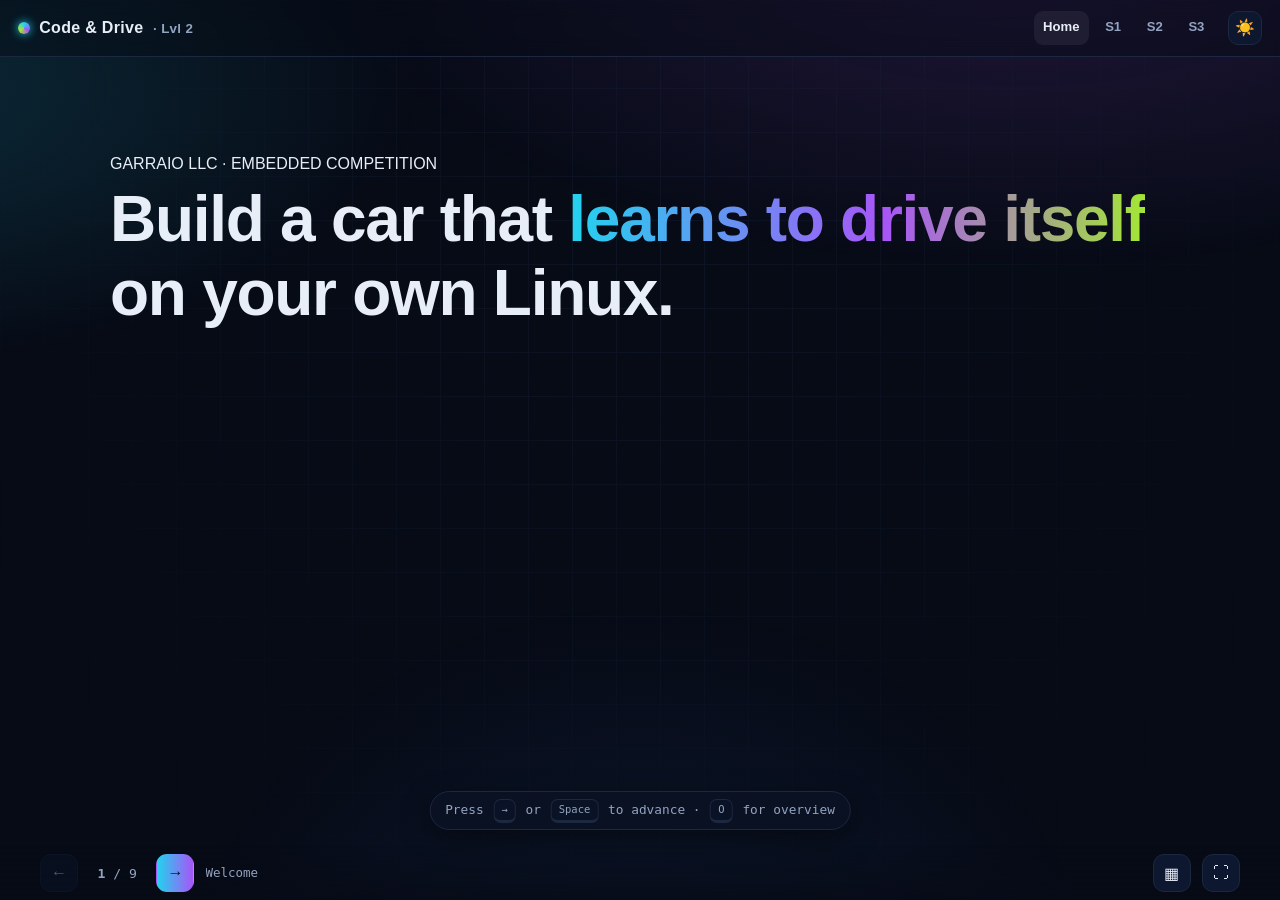
<file: index.html>
<!DOCTYPE html>
<html lang="en">
<head>
<meta charset="utf-8">
<meta name="viewport" content="width=device-width,initial-scale=1">
<title>Code &amp; Drive · Level 2 — Interactive Sessions</title>
<link rel="stylesheet" href="assets/style.css">
<link rel="stylesheet" href="assets/deck.css">
</head>
<body>
<header class="topbar">
  <div class="brand"><span class="dot"></span> Code&nbsp;&amp;&nbsp;Drive <small>· Lvl 2</small></div>
  <nav>
    <a href="index.html">Home</a>
    <a href="session1.html">S1</a>
    <a href="session2.html">S2</a>
    <a href="session3.html">S3</a>
  </nav>
</header>

<main class="deck">

  <!-- 1 · TITLE -->
  <section class="slide" data-title="Welcome">
    <div class="slide-inner">
      <div class="kicker">GARRAIO&nbsp;LLC&nbsp;·&nbsp;EMBEDDED&nbsp;COMPETITION</div>
      <h1>Build a car that <span class="grad">learns to drive itself</span><br>on your own Linux.</h1>
      <p class="lead frag" style="margin-top:1rem">Two weeks. Six sessions. You compile a custom Embedded Linux
      image with Yocto, wire it to real motors and sensors on a Raspberry&nbsp;Pi / BeagleBone, then teach the
      car to drive itself by <b>behavioral cloning</b> — the same <b>imitation learning</b> idea behind real
      <b>self-driving cars</b>.</p>

      <div class="frag" style="margin:1.6rem 0 .4rem">
        <svg viewBox="0 0 900 150" width="100%" height="140" aria-hidden="true">
          <defs>
            <linearGradient id="road" x1="0" x2="1">
              <stop offset="0" stop-color="#22d3ee"/><stop offset="1" stop-color="#a855f7"/>
            </linearGradient>
          </defs>
          <line x1="20" y1="110" x2="880" y2="110" stroke="url(#road)" stroke-width="3"/>
          <line x1="20" y1="110" x2="880" y2="110" stroke="#a3e635" stroke-width="2"
                stroke-dasharray="14 16" class="dash"/>
          <g class="carmove">
            <g transform="translate(0,0)">
              <rect x="0" y="66" width="94" height="34" rx="10" fill="#101c3a" stroke="#22d3ee"/>
              <rect x="20" y="50" width="46" height="24" rx="7" fill="#0e1730" stroke="#a855f7"/>
              <g class="wheel spin-cw" style="--dur:.6s">
                <circle cx="22" cy="104" r="12" fill="#0a1225" stroke="#a3e635" stroke-width="3"/>
                <line x1="22" y1="94" x2="22" y2="114" stroke="#a3e635" stroke-width="2"/>
                <line x1="12" y1="104" x2="32" y2="104" stroke="#a3e635" stroke-width="2"/>
              </g>
              <g class="wheel spin-cw" style="--dur:.6s">
                <circle cx="72" cy="104" r="12" fill="#0a1225" stroke="#a3e635" stroke-width="3"/>
                <line x1="72" y1="94" x2="72" y2="114" stroke="#a3e635" stroke-width="2"/>
                <line x1="62" y1="104" x2="82" y2="104" stroke="#a3e635" stroke-width="2"/>
              </g>
              <circle cx="88" cy="80" r="4" fill="#fbbf24" class="pulse"/>
            </g>
          </g>
        </svg>
      </div>

      <div class="kpis frag">
        <div class="kpi"><b class="grad">6</b><span>4-hour sessions</span></div>
        <div class="kpi"><b class="grad">2</b><span>boards: Pi &amp; BBB</span></div>
        <div class="kpi"><b class="grad">1</b><span>car you teach to drive</span></div>
        <div class="kpi"><b class="grad">∞</b><span>bragging rights</span></div>
      </div>
    </div>
  </section>

  <!-- 2 · BIG IDEA -->
  <section class="slide" data-title="The big idea">
    <div class="slide-inner">
      <span class="eyebrow">◆ The big idea</span>
      <h2>No hand-coded rules — it learns by watching you drive</h2>
      <p class="lead">You drive the car a few laps from your phone; it records what it <i>senses</i> and what
      you <i>do</i>, then a tiny neural network learns to copy you. Three stages:</p>

      <div class="pipe" style="margin-top:1.8rem">
        <div class="stage frag"><h3>1 · Demonstrate</h3><p class="lead" style="font-size:.95rem">You drive.
          Sensors + your actions are recorded together.</p></div>
        <div class="arrow frag">➜</div>
        <div class="stage frag"><h3>2 · Train</h3><p class="lead" style="font-size:.95rem">A laptop turns the
          log into a tiny <code>.tflite</code> brain.</p></div>
        <div class="arrow frag">➜</div>
        <div class="stage frag"><h3>3 · Self-drive</h3><p class="lead" style="font-size:.95rem">The Pi runs the
          model in real time and steers itself.</p></div>
      </div>
    </div>
  </section>

  <!-- 3 · MEET THE CAR -->
  <section class="slide tight" data-title="Meet the car">
    <div class="slide-inner">
      <span class="eyebrow">◆ Meet the car</span>
      <h2>Here's the machine you're going to build</h2>
      <p class="lead">Every part below is <b>in the kit</b> and gets its own hands-on session.
      Use the button to add parts one by one as I talk through them.</p>

      <div class="assembly" style="margin-top:1rem">
        <svg viewBox="0 0 560 380" width="100%" height="330" aria-hidden="true">
          <text x="280" y="30" text-anchor="middle" fill="#93a4c0" font-family="var(--mono)" font-size="13">▲ front of car</text>

          <!-- chassis -->
          <g class="part p-chassis">
            <rect x="100" y="80" width="360" height="240" rx="18" fill="#101c3a" stroke="#22d3ee" stroke-width="2"/>
          </g>

          <!-- wheels + motor stubs (4) -->
          <g class="part p-wheel1">
            <rect x="97" y="113" width="6" height="14" fill="#a855f7"/>
            <circle cx="75" cy="120" r="22" fill="#0a1225" stroke="#a3e635" stroke-width="4"/>
            <line x1="75" y1="103" x2="75" y2="137" stroke="#a3e635" stroke-width="2"/>
          </g>
          <g class="part p-wheel2">
            <rect x="457" y="113" width="6" height="14" fill="#a855f7"/>
            <circle cx="485" cy="120" r="22" fill="#0a1225" stroke="#a3e635" stroke-width="4"/>
            <line x1="485" y1="103" x2="485" y2="137" stroke="#a3e635" stroke-width="2"/>
          </g>
          <g class="part p-wheel3">
            <rect x="97" y="273" width="6" height="14" fill="#a855f7"/>
            <circle cx="75" cy="280" r="22" fill="#0a1225" stroke="#a3e635" stroke-width="4"/>
            <line x1="75" y1="263" x2="75" y2="297" stroke="#a3e635" stroke-width="2"/>
          </g>
          <g class="part p-wheel4">
            <rect x="457" y="273" width="6" height="14" fill="#a855f7"/>
            <circle cx="485" cy="280" r="22" fill="#0a1225" stroke="#a3e635" stroke-width="4"/>
            <line x1="485" y1="263" x2="485" y2="297" stroke="#a3e635" stroke-width="2"/>
          </g>

          <!-- H-bridge (L298N) -->
          <g class="part p-hb">
            <rect x="115" y="258" width="110" height="48" rx="6" fill="#0e1730" stroke="#fb7185" stroke-width="2"/>
            <text x="170" y="278" text-anchor="middle" fill="#fb7185" font-family="var(--mono)" font-size="11" font-weight="700">L298N</text>
            <text x="170" y="293" text-anchor="middle" fill="#fb7185" font-family="var(--mono)" font-size="10">H-BRIDGE</text>
          </g>

          <!-- buck converter 3.3V -->
          <g class="part p-buck">
            <rect x="245" y="263" width="75" height="38" rx="4" fill="#0e1730" stroke="#22d3ee" stroke-width="2"/>
            <text x="282" y="281" text-anchor="middle" fill="#22d3ee" font-family="var(--mono)" font-size="11" font-weight="700">BUCK</text>
            <text x="282" y="294" text-anchor="middle" fill="#22d3ee" font-family="var(--mono)" font-size="10">3.3 V</text>
          </g>

          <!-- batteries -->
          <g class="part p-bat">
            <rect x="340" y="258" width="110" height="48" rx="6" fill="#0e1730" stroke="#fbbf24" stroke-width="2"/>
            <rect x="345" y="263" width="4" height="38" fill="#fbbf24"/>
            <text x="395" y="288" text-anchor="middle" fill="#fbbf24" font-family="var(--mono)" font-size="12" font-weight="700">BATTERIES</text>
          </g>

          <!-- RPi (main compute) -->
          <g class="part p-rpi">
            <rect x="190" y="145" width="180" height="70" rx="8" fill="#0e1730" stroke="#a3e635" stroke-width="2"/>
            <text x="280" y="173" text-anchor="middle" fill="#a3e635" font-family="var(--mono)" font-size="15" font-weight="800">Raspberry Pi 4</text>
            <text x="280" y="197" text-anchor="middle" fill="#93a4c0" font-family="var(--mono)" font-size="10">main compute · Linux</text>
          </g>

          <!-- MPU-6050 (IMU) — centred on the chassis -->
          <g class="part p-mpu">
            <rect x="258" y="224" width="44" height="30" rx="4" fill="#0e1730" stroke="#a855f7" stroke-width="2"/>
            <text x="280" y="240" text-anchor="middle" fill="#a855f7" font-family="var(--mono)" font-size="10" font-weight="700">MPU</text>
            <text x="280" y="251" text-anchor="middle" fill="#a855f7" font-family="var(--mono)" font-size="9">6050</text>
          </g>

          <!-- ultrasonics: front, left, right -->
          <g class="part p-us1">
            <text x="280" y="94" text-anchor="middle" fill="#22d3ee" font-family="var(--mono)" font-size="9">HC-SR04 · front</text>
            <rect x="240" y="100" width="80" height="32" rx="4" fill="#0e1730" stroke="#22d3ee" stroke-width="2"/>
            <circle cx="260" cy="116" r="8" fill="#0a1225" stroke="#22d3ee" stroke-width="1.5"/>
            <circle cx="300" cy="116" r="8" fill="#0a1225" stroke="#22d3ee" stroke-width="1.5"/>
          </g>
          <g class="part p-us2">
            <rect x="108" y="165" width="32" height="70" rx="4" fill="#0e1730" stroke="#22d3ee" stroke-width="2"/>
            <circle cx="124" cy="182" r="7" fill="#0a1225" stroke="#22d3ee" stroke-width="1.5"/>
            <circle cx="124" cy="218" r="7" fill="#0a1225" stroke="#22d3ee" stroke-width="1.5"/>
            <text x="124" y="252" text-anchor="middle" fill="#22d3ee" font-family="var(--mono)" font-size="9">◀ left</text>
          </g>
          <g class="part p-us3">
            <rect x="420" y="165" width="32" height="70" rx="4" fill="#0e1730" stroke="#22d3ee" stroke-width="2"/>
            <circle cx="436" cy="182" r="7" fill="#0a1225" stroke="#22d3ee" stroke-width="1.5"/>
            <circle cx="436" cy="218" r="7" fill="#0a1225" stroke="#22d3ee" stroke-width="1.5"/>
            <text x="436" y="252" text-anchor="middle" fill="#22d3ee" font-family="var(--mono)" font-size="9">right ▶</text>
          </g>
        </svg>

        <div class="asm-ctrl no-advance">
          <button class="btn" id="asmReset">⟲ Reset</button>
          <button class="btn primary" id="asmNext">▶ Start assembly</button>
          <span class="mini" id="asmProg">0 / 10 installed</span>
        </div>
        <div class="note asm-cap" id="asmCaption" style="display:none">
          <b id="asmTitle"></b> — <span id="asmDesc"></span>
        </div>
      </div>
    </div>
  </section>

  <!-- 4 · ROADMAP -->
  <section class="slide tight" data-title="Roadmap">
    <div class="slide-inner">
      <span class="eyebrow">◆ The roadmap</span>
      <h2>Six sessions, one machine</h2>
      <div class="grid g3" style="margin-top:1.2rem">
        <a class="scard card hoverable frag" href="session1.html">
          <div class="num">SESSION 01</div><div class="big">Boot</div>
          <h3>Foundations &amp; the Build System</h3>
          <p>Bare-metal vs Linux. What an OS image is, and how Yocto bakes one for your board.</p>
          <span class="chip cyan">Yocto</span><span class="chip">kas</span><span class="chip">boot</span>
        </a>
        <a class="scard card hoverable frag" href="session2.html">
          <div class="num">SESSION 02</div><div class="big">Stack</div>
          <h3>Architecture &amp; Dependencies</h3>
          <p>Layers of the image and the journey from your app down to a GPIO pin.</p>
          <span class="chip violet">kernel</span><span class="chip">syscalls</span><span class="chip">layers</span>
        </a>
        <a class="scard card hoverable frag" href="session3.html">
          <div class="num">SESSION 03</div><div class="big">Move</div>
          <h3>Actuation</h3>
          <p>Drive an H-bridge from Linux. PWM, duty cycle and making wheels spin.</p>
          <span class="chip lime">GPIO</span><span class="chip">PWM</span><span class="chip">L298N</span>
        </a>
        <a class="scard card hoverable frag" href="session4.html">
          <div class="num">SESSION 04</div><div class="big">Sense</div>
          <h3>Sensing the World</h3>
          <p>Ultrasonic distance, the IMU, and why timing on a non-real-time OS is tricky.</p>
          <span class="chip cyan">HC-SR04</span><span class="chip">I²C</span><span class="chip">IMU</span>
        </a>
        <a class="scard card hoverable frag" href="session5.html">
          <div class="num">SESSION 05</div><div class="big">Learn</div>
          <h3>Integration, Testing &amp; Logging</h3>
          <p>Record demos, train the model, deploy it, and read the logs when things break.</p>
          <span class="chip violet">TFLite</span><span class="chip">logging</span><span class="chip">systemd</span>
        </a>
        <a class="scard card hoverable frag" href="session6.html">
          <div class="num">SESSION 06</div><div class="big">Race</div>
          <h3>Competition &amp; Evaluation</h3>
          <p>Tune, benchmark, and race. Scored on efficiency and real-time accuracy.</p>
          <span class="chip lime">race day</span><span class="chip">Q&amp;A</span>
        </a>
      </div>
    </div>
  </section>

  <!-- 5 · WHAT YOU GET -->
  <section class="slide" data-title="What's in the kit">
    <div class="slide-inner">
      <span class="eyebrow">◆ What's in the kit</span>
      <h2>What we provide, what you bring</h2>
      <div class="grid g2" style="margin-top:1.2rem">
        <div class="card frag">
          <h3>Provided</h3>
          <p>Car chassis, DC motors + L298N driver, ultrasonic sensors, MPU6050 IMU,
          wiring, and this interactive courseware.</p>
          <span class="chip">chassis</span><span class="chip">motors</span><span class="chip">sensors</span><span class="chip">IMU</span>
        </div>
        <div class="card frag">
          <h3>You bring</h3>
          <p>A Raspberry&nbsp;Pi or BeagleBone Black, a microSD card, a laptop, and curiosity.
          Everything else we build together.</p>
          <span class="chip cyan">Raspberry Pi</span><span class="chip violet">BeagleBone</span><span class="chip">laptop</span>
        </div>
      </div>
    </div>
  </section>

  <!-- 6 · LIVE DEMO -->
  <section class="slide" data-title="Live demo">
    <div class="slide-inner">
      <span class="eyebrow">◆ Live demo · right now</span>
      <h2>Let's see what we just talked about</h2>
      <p class="lead">Before we build anything, I'll run the finished car in front of you — three quick beats:</p>
      <div class="grid g3" style="margin-top:1.4rem">
        <div class="card frag"><div class="num">01 · manual</div><h3>I drive it</h3>
          <p>I steer the car by hand in manual mode so you see it move under human control.</p></div>
        <div class="card frag"><div class="num">02 · data</div><h3>Show the data</h3>
          <p>Then I show you the log it just recorded — sensor readings paired with my steering.</p></div>
        <div class="card frag"><div class="num">03 · autonomous</div><h3>It drives itself</h3>
          <p>Finally I switch to autonomous mode and it replicates the driving on its own.</p></div>
      </div>
      <div class="note tip frag" style="margin-top:1.2rem">We already trained and tested this model beforehand —
      so today it's a <b>demo, not a training run</b>.</div>
    </div>
  </section>

  <!-- 7 · HOW WE WORK -->
  <section class="slide tight" data-title="How we work">
    <div class="slide-inner">
      <span class="eyebrow">◆ How we'll work together</span>
      <h2>This is run like a real engineering team</h2>
      <p class="lead">Not a lecture course — every session follows the same loop.</p>

      <div class="sflow" style="margin-top:1.2rem">
        <div class="step frag"><div class="n">STEP 01 · at home</div><h4>I give you keywords</h4>
          <p>At the end of each session you leave with a short list of keywords to research.</p></div>
        <div class="step frag"><div class="n">STEP 02 · at home</div><h4>You search</h4>
          <p>You look them up — datasheets, docs, articles — and build your own understanding.</p></div>
        <div class="step frag"><div class="n">STEP 03 · at home</div><h4>You prepare</h4>
          <p>You put together what you found and get ready to explain it to the team.</p></div>
        <div class="step you frag"><div class="n">STEP 04 · in the room</div><h4>You present</h4>
          <p>You present; we discuss; I add the industry context — then we build it on the hardware.</p></div>
      </div>

      <div class="field frag" style="margin-top:1.2rem">
        <span class="tag">🏭 From the field</span>
        <h4>This mirrors how embedded teams actually operate</h4>
        <p>In industry nobody hands you a finished answer. You get a problem and some keywords, you research the
        datasheet and the kernel docs, you propose an approach, your peers challenge it in review, and only then
        do you touch the hardware. That's the habit that makes you employable.</p>
      </div>
    </div>
  </section>

  <!-- 8 · HOW YOU WIN -->
  <section class="slide" data-title="How you win">
    <div class="slide-inner">
      <span class="eyebrow">◆ Race day · the rubric</span>
      <h2>You're scored from day one — here's how</h2>
      <p class="lead">The judges reward an <b>efficient, lightweight AI model</b> running on your own Linux and
      <b>real-time navigation accuracy</b>. Four numbers decide the winner:</p>
      <div class="grid g4" style="margin-top:1.4rem">
        <div class="card frag"><div class="grad" style="font-size:2.6rem;font-weight:900;line-height:1">35%</div>
          <h3>🎯 Accuracy</h3><p>Real-time navigation — stays on track and reacts correctly.</p></div>
        <div class="card frag"><div class="grad" style="font-size:2.6rem;font-weight:900;line-height:1">25%</div>
          <h3>⚡ Lap speed</h3><p>How fast you complete a clean lap.</p></div>
        <div class="card frag"><div class="grad" style="font-size:2.6rem;font-weight:900;line-height:1">25%</div>
          <h3>🪶 Efficiency</h3><p>A small, fast model — light on the edge hardware.</p></div>
        <div class="card frag"><div class="grad" style="font-size:2.6rem;font-weight:900;line-height:1">15%</div>
          <h3>🛠️ Robustness</h3><p>No crashes, no stalls — a DNF scores worst of all.</p></div>
      </div>
      <div class="note tip frag" style="margin-top:1.2rem">Keep your eyes on this from Session&nbsp;1. Every
      choice — image size, loop timing, model shape — moves one of these numbers.</div>
    </div>
  </section>

  <!-- 9 · START -->
  <section class="slide" data-title="Start">
    <div class="slide-inner" style="text-align:center">
      <div class="kicker">READY?</div>
      <h1>Let's build it.</h1>
      <p class="lead frag" style="margin:1rem auto 0">Session&nbsp;1 starts with the build system — from bare
      metal all the way to a custom Linux booting on your own board.</p>
      <div class="hero-actions frag" style="justify-content:center;margin-top:1.8rem">
        <a class="btn primary no-advance" href="session1.html">Start Session 1 →</a>
      </div>
    </div>
  </section>

</main>

<footer class="foot">
  <div class="wrap">
    <div class="brand" style="justify-content:center">
      <span class="dot"></span> Code&nbsp;&amp;&nbsp;Drive — Level&nbsp;2
    </div>
    <p>Sponsored by Garraio, LLC · Led by professional embedded software engineers.</p>
  </div>
</footer>

<style>
  .carmove>g{animation:drive 7s cubic-bezier(.4,0,.3,1) infinite}
  @keyframes drive{
    0%{transform:translateX(20px)}
    45%{transform:translateX(760px)}
    50%{transform:translateX(760px)}
    100%{transform:translateX(20px)}
  }
</style>
<script src="assets/app.js"></script>
<script>
/* click-driven "meet the car" assembly */
(function(){
  var svg=document.querySelector(".assembly svg");
  if(!svg) return;
  var nextBtn=document.getElementById("asmNext");
  var resetBtn=document.getElementById("asmReset");
  var prog=document.getElementById("asmProg");
  var cap=document.getElementById("asmCaption");
  var capT=document.getElementById("asmTitle");
  var capD=document.getElementById("asmDesc");
  var order=[
    {cls:["p-chassis"], title:"Chassis",
     desc:"the frame everything else bolts onto."},
    {cls:["p-wheel1","p-wheel2","p-wheel3","p-wheel4"], title:"4 wheels + DC motors",
     desc:"each wheel driven by its own DC motor — spin the two sides at different speeds and the car turns (skid steering)."},
    {cls:["p-bat"], title:"Battery pack",
     desc:"a 7.4 V LiPo powers the whole car — motors directly, electronics via the buck below."},
    {cls:["p-buck"], title:"Buck converter → 3.3 V",
     desc:"steps battery voltage down to a clean 3.3 V rail for the Pi and the sensors."},
    {cls:["p-hb"], title:"L298N H-bridge",
     desc:"the power switch between a GPIO pin and a thirsty motor — direction control + PWM speed."},
    {cls:["p-rpi"], title:"Raspberry Pi 4",
     desc:"main compute; runs the custom Linux you'll build in Session 1 and the AI in Session 5."},
    {cls:["p-mpu"], title:"MPU-6050 IMU",
     desc:"accelerometer + gyroscope over I²C. Mounted at the car centre so it measures motion accurately."},
    {cls:["p-us1"], title:"HC-SR04 · front",
     desc:"ultrasonic distance sensor facing forward — how the car sees what's ahead."},
    {cls:["p-us2"], title:"HC-SR04 · left",
     desc:"same sensor pointing left — for obstacles on the side."},
    {cls:["p-us3"], title:"HC-SR04 · right",
     desc:"and one pointing right — full 3-direction awareness."}
  ];
  var idx=0;
  function paint(){
    order.forEach(function(step,i){
      step.cls.forEach(function(c){
        var el=svg.querySelector("."+c);
        if(el) el.classList.toggle("show", i<idx);
      });
    });
    prog.textContent=idx+" / "+order.length+" installed";
    if(idx===0){
      cap.style.display="none";
      nextBtn.textContent="▶ Start assembly";
      nextBtn.disabled=false;
    } else {
      cap.style.display="";
      capT.textContent=order[idx-1].title;
      capD.textContent=order[idx-1].desc;
      if(idx>=order.length){
        nextBtn.textContent="✓ Assembly complete";
        nextBtn.disabled=true;
      } else {
        nextBtn.textContent="▶ Add next part";
        nextBtn.disabled=false;
      }
    }
  }
  nextBtn.onclick=function(){ if(idx<order.length){ idx++; paint(); } };
  resetBtn.onclick=function(){ idx=0; paint(); };
  paint();
})();
</script>
<script src="assets/deck.js"></script>
</body>
</html>
</file>
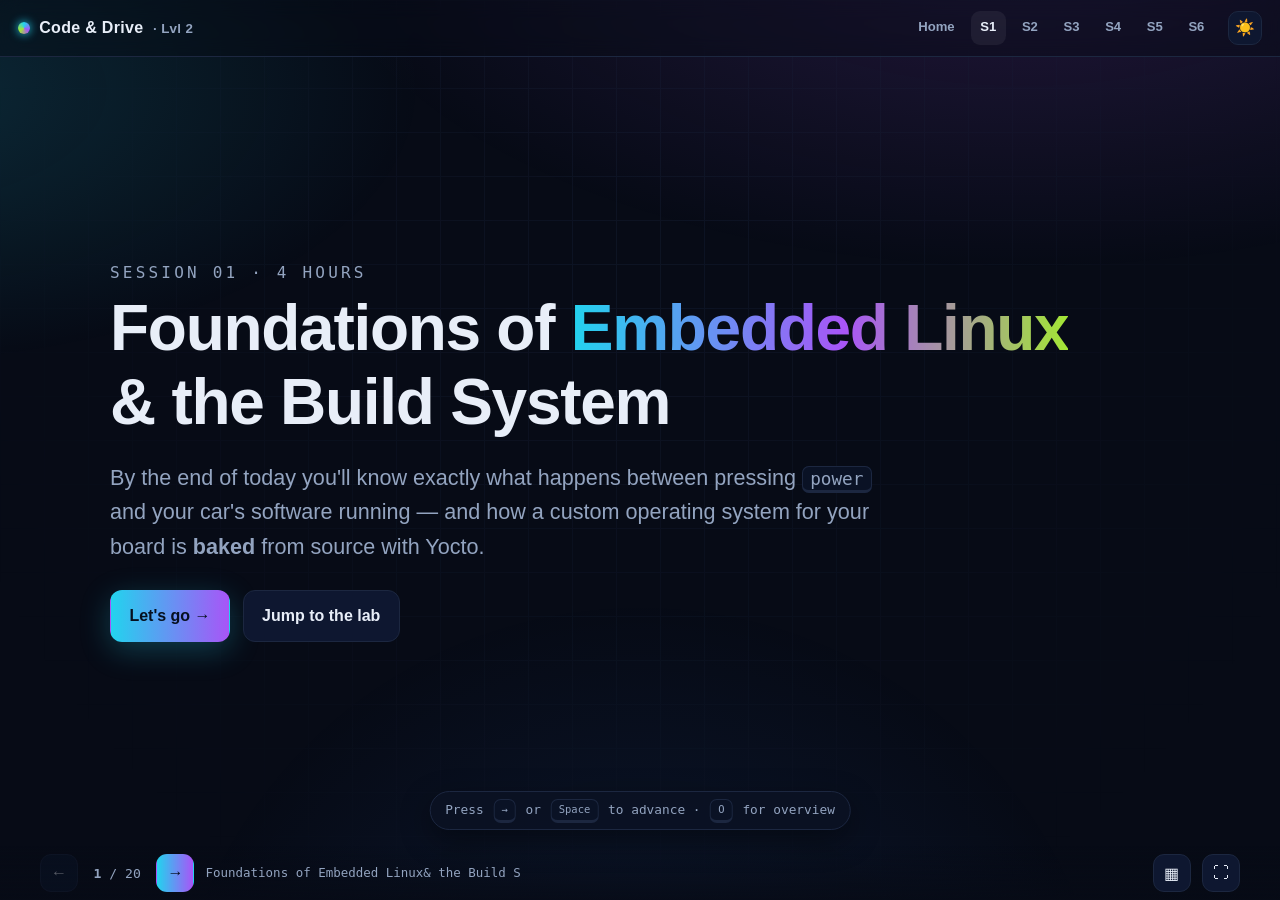
<file: session1.html>
<!DOCTYPE html>
<html lang="en">
<head>
<meta charset="utf-8">
<meta name="viewport" content="width=device-width,initial-scale=1">
<title>S1 · Foundations of Embedded Linux &amp; the Build System</title>
<link rel="stylesheet" href="assets/style.css">
<link rel="stylesheet" href="assets/deck.css">
</head>
<body>
<div class="progress"></div>
<header class="topbar">
  <div class="brand"><span class="dot"></span> Code&nbsp;&amp;&nbsp;Drive <small>· Lvl 2</small></div>
  <nav>
    <a href="index.html">Home</a><a href="session1.html">S1</a><a href="session2.html">S2</a>
    <a href="session3.html">S3</a><a href="session4.html">S4</a><a href="session5.html">S5</a><a href="session6.html">S6</a>
  </nav>
</header>

<div class="wrap deck">

  <section class="hero" style="min-height:78vh">
    <div class="reveal">
      <div class="kicker">SESSION 01 · 4 HOURS</div>
      <h1>Foundations of <span class="grad">Embedded Linux</span><br>&amp; the Build System</h1>
      <p class="lead reveal d1">By the end of today you'll know exactly what happens between pressing
      <kbd>power</kbd> and your car's software running — and how a custom operating system for your
      board is <b>baked</b> from source with Yocto.</p>
      <div class="hero-actions reveal d2">
        <a class="btn primary" href="#baremetal">Let's go →</a>
        <a class="btn ghost" href="#lab">Jump to the lab</a>
      </div>
    </div>
  </section>

  <!-- BARE METAL VS LINUX -->
  <section id="baremetal">
    <span class="eyebrow reveal">◆ Concept · the big architectural choice</span>
    <h2 class="reveal">Three ways to run code on a chip</h2>
    <div class="primer reveal">
      <span class="eyebrow">◆ Words first</span>
      <p class="plead">Five words we'll lean on — learn them <em>before</em> the concept:</p>
      <dl>
        <dt>Bare-metal</dt><dd>Running your code with <em>no</em> OS at all — your one program owns the whole
          chip. <span class="lit">You do everything yourself.</span></dd>
        <dt>Operating system (OS)</dt><dd>Software that manages the hardware and runs your programs for you.
          Linux is one. <span class="lit">Think: the manager everyone reports to.</span></dd>
        <dt>Kernel</dt><dd>The core of the OS that talks straight to the hardware and shares it between
          programs. <span class="lit">The manager's brain.</span></dd>
        <dt>Real-time</dt><dd>Guaranteeing an action happens within a strict deadline, every single time.
          <span class="lit">RTOS &amp; bare-metal can promise this; Linux <b>cannot</b>.</span></dd>
        <dt>RTOS (real-time OS)</dt><dd>A tiny OS (FreeRTOS, Zephyr, QNX) that schedules tasks with
          <em>guaranteed</em> timing. <span class="lit">A strict manager who never misses a deadline.</span></dd>
      </dl>
    </div>

    <h3 class="reveal d1" style="margin-top:1.6rem">The stack on each option — watch it grow</h3>
    <p class="lead reveal d1">Same chip; three very different amounts of software running on it. Each brick
    you stack up <b>gives you a feature</b> — and takes a little control and determinism away. Read every
    column <b>bottom-up</b>, from the metal to your code.</p>

    <div class="wstack reveal d1">
      <div class="col baremetal">
        <h3>🔩 Bare-metal</h3>
        <div class="brick you"><div class="bt">Your application — high-level logic</div>
          <div class="bd">while(1){ read_sensors(); if(clear) motor_forward(); }</div></div>
        <div class="brick hal"><div class="bt">🎚️ HAL — device actions</div>
          <div class="bd">motor_forward(), motor_stop() — say <i>what</i> to do, not which pin</div></div>
        <div class="brick mcal"><div class="bt">🔧 MCAL — register access</div>
          <div class="bd">motor_forward() → set_pin(IN1, HIGH): writes the GPIO registers</div></div>
        <div class="brick metal"><div class="bt">🔌 The chip · metal</div>
          <div class="bd">CPU + registers + memory-mapped IO</div></div>
        <div class="verdict"><b>You get:</b> µs-tight timing, tiny binary, total control.<br>
          <b>You pay:</b> no Wi-Fi, no multitasking, no filesystem, no Python — you write everything.</div>
      </div>

      <div class="col rtos">
        <h3>⏱️ RTOS</h3>
        <div class="brick you"><div class="bt">Your tasks</div>
          <div class="bd">motor_task() · sensor_task() · comms_task()</div></div>
        <div class="brick plus"><div class="bt">+ RTOS kernel — the one extra layer</div>
          <div class="bd">pre-emptive scheduler, timers, IPC (FreeRTOS / Zephyr / QNX)</div></div>
        <div class="brick hal"><div class="bt">🎚️ HAL — device actions</div>
          <div class="bd">motor_forward(), motor_stop() — same semantic API</div></div>
        <div class="brick mcal"><div class="bt">🔧 MCAL — register access</div>
          <div class="bd">turns those actions into GPIO / timer register writes</div></div>
        <div class="brick metal"><div class="bt">🔌 The chip · metal</div>
          <div class="bd">CPU + registers + memory-mapped IO</div></div>
        <div class="verdict"><b>You gain:</b> pre-emptive scheduling with <i>guaranteed</i> deadlines —
          perfect for a braking or motor-control loop.<br>
          <b>Still missing:</b> rich userspace — Python, TFLite, Wi-Fi, a dashboard are a huge lift.</div>
      </div>

      <div class="col linux">
        <h3>🐧 Embedded Linux</h3>
        <div class="brick you"><div class="bt">Your app · Python + TFLite</div>
          <div class="bd">main.py — ~100 lines of readable code</div></div>
        <div class="brick big"><div class="bt">+ User-space libraries</div>
          <div class="bd">python3, tflite-runtime, libgpiod, smbus2</div></div>
        <div class="brick big"><div class="bt">+ Init &amp; libc</div>
          <div class="bd">systemd (PID 1), glibc, coreutils, ssh, journalctl</div></div>
        <div class="brick big"><div class="bt">+ Linux kernel</div>
          <div class="bd">scheduler, drivers, GPIO/I²C/USB, TCP/IP, filesystem</div></div>
        <div class="brick plus"><div class="bt">+ Bootloader + device tree</div>
          <div class="bd">U-Boot / Pi firmware · .dtb describes the board</div></div>
        <div class="brick hal"><div class="bt">🎚️ HAL — kernel drivers &amp; pinctrl</div>
          <div class="bd">device tree + drivers map registers to /dev names — Linux's HAL</div></div>
        <div class="brick metal"><div class="bt">🔌 The chip · metal</div>
          <div class="bd">CPU + registers + memory-mapped IO</div></div>
        <div class="verdict"><b>You gain:</b> multitasking, drivers, Wi-Fi, TCP, Python, TFLite, a
          filesystem — everything a rich AI app needs.<br>
          <b>You pay:</b> a bigger image and no hard real-time guarantee — the scheduler can pause your
          code for a moment.</div>
      </div>
    </div>

    <div class="eli5 reveal"><span class="lbl">🍼 In plain words</span> Three ways to get around town: <b>bare-metal</b> is a go-kart — you push every pedal yourself, nothing between you and the wheels. <b>RTOS</b> is that same go-kart with a strict instructor who <i>guarantees</i> you brake in time. <b>Linux</b> is a comfy car with Wi-Fi, a screen and cruise control — powerful and clever, but it might pause for a heartbeat to take a phone call.</div>

    <div class="deep reveal"><h4>So why does <em>our</em> car run Linux?</h4><p>Because its hard job isn't a
      microsecond control loop — it's <b>running an AI model, streaming a dashboard over Wi-Fi, and logging
      data</b>. That's exactly what a rich OS is good at. We accept Linux's one weakness — it's not
      real-time — and <b>engineer around it</b>. A pure control
      product might instead pick an RTOS; a self-learning, networked car picks Linux.</p></div>

    <div class="field reveal">
      <span class="tag">🏭 From the field</span>
      <h4>This is literally the infotainment vs. safety split in a real car</h4>
      <p>In production vehicles the <b>infotainment &amp; connectivity</b> domain — maps, media, the AI, the
      network stack — runs <b>embedded Linux</b>, for exactly the reasons above. The <b>safety-critical</b>
      domain — braking, steering, airbags — runs on an <b>RTOS or bare-metal</b> microcontroller where a
      missed deadline is unacceptable. Same vehicle, two worlds, chosen by the real-time requirement. Our car
      is an "infotainment-class" workload, so Linux is the professional choice.</p>
    </div>
  </section>

  <!-- ARCHITECTURE MAP -->
  <section id="arch">
    <span class="eyebrow reveal">◆ The mental model for the whole course</span>
    <h2 class="reveal">The car is a stack of layers — one per session</h2>
    <p class="lead reveal d1">Hold this picture all week. A working robot is not one program — it's a
    <b>stack</b>, each layer trusting the one below it. Every session opens or adds one layer. Let's walk it
    <b>top-down</b>, from the thing you see (a car driving itself) all the way down to the metal, and mark
    which session opens each floor.</p>

    <div class="grid g2 reveal d1" style="margin-top:1rem;align-items:start">
      <div class="card"><div class="num" style="color:var(--cyan)">TOP</div>
        <h3>🧠 Application — the AI</h3>
        <p>A small neural net reads sensor numbers and decides <i>forward, left, right or stop</i>. This is
        the visible behaviour — what a spectator sees.</p>
        <span class="chip cyan">opened in Session 5</span></div>
      <div class="card"><div class="num">↓</div>
        <h3>🎚️ Abstraction — sensor &amp; actuator APIs</h3>
        <p>Small helper modules like <code>car.forward()</code> and <code>sensors.read()</code> that hide
        the messy hardware details behind clean functions your AI can call.</p>
        <span class="chip lime">opened in Sessions 3 &amp; 4</span></div>
      <div class="card"><div class="num">↓</div>
        <h3>📚 User-space libraries</h3>
        <p>Off-the-shelf helpers we <code>import</code>: <code>libgpiod</code> for GPIOs, <code>smbus2</code>
        for I²C to run the model. Someone else wrote them; we stack them in.</p>
        <span class="chip violet">opened in Session 2</span></div>
      <div class="card"><div class="num">↓</div>
        <h3>🚪 System-call interface</h3>
        <p>The one official doorway from your program into the kernel — <code>ioctl()</code> on files like
        <code>/dev/gpiochip0</code>. This is where “asking politely” starts.</p>
        <span class="chip violet">opened in Session 2</span></div>
      <div class="card"><div class="num">↓</div>
        <h3>⚙️ Linux kernel + subsystems</h3>
        <p>The core OS that owns the hardware and shares it fairly. Its GPIO &amp; I²C subsystems route your
        request to the right driver, and its scheduler decides when your code gets to run.</p>
        <span class="chip violet">opened in Sessions 2, 3, 4</span></div>
      <div class="card" style="border-color:rgba(34,211,238,.5);box-shadow:0 0 26px rgba(34,211,238,.15)">
        <div class="num" style="color:var(--cyan)">◀ YOU ARE HERE</div>
        <h3>🧱 Board support &amp; the image</h3>
        <p>The bootloader, kernel config and device tree that tell Linux <i>which</i> hardware it's running
        on — all packaged into one flashable image with your app inside. <b>This is today's floor.</b></p>
        <span class="chip cyan">Session 1 — today</span></div>
      <div class="card"><div class="num" style="color:var(--muted)">BOTTOM</div>
        <h3>🔌 Hardware</h3>
        <p>The Raspberry Pi (or BeagleBone), the L298N motor driver, the HC-SR04 ultrasonic sensor, the
        MPU6050 IMU — the metal that actually moves.</p>
        <span class="chip lime">wired up in Sessions 3 &amp; 4</span></div>
    </div>

    <p class="lead reveal d1" style="margin-top:1.4rem">Here's the same picture as a compact map — <b>this
    exact map reappears in every session with “you are here” highlighted</b>, so you always know where
    today's topic sits and what it depends on:</p>
    <div class="archmap reveal d1">
      <div class="lyr"><div><div class="t">🧠 Application — the AI</div>
        <div class="s">features → model → action (imitation learning)</div></div>
        <span class="badge">Session 5</span></div>
      <div class="lyr"><div><div class="t">🎚️ Abstraction — drivers you call</div>
        <div class="s">clean actuator &amp; sensor APIs your app uses</div></div>
        <span class="badge">Sessions 3 · 4</span></div>
      <div class="lyr"><div><div class="t">📚 User-space libraries</div>
        <div class="s">libgpiod, smbus2, python, tflite-runtime</div></div>
        <span class="badge">Session 2</span></div>
      <div class="lyr"><div><div class="t">🚪 System-call interface</div>
        <div class="s">ioctl() and the /dev files — userspace ↔ kernel</div></div>
        <span class="badge">Session 2</span></div>
      <div class="lyr"><div><div class="t">⚙️ Linux kernel + subsystems</div>
        <div class="s">scheduler, GPIO &amp; I²C subsystems, drivers</div></div>
        <span class="badge">Sessions 2 · 3 · 4</span></div>
      <div class="lyr here"><div><div class="t">🧱 Board support &amp; the image</div>
        <div class="s">bootloader, device tree, kernel config, rootfs</div></div>
        <span class="badge">◀ Session 1 · you are here</span></div>
      <div class="lyr"><div><div class="t">🔌 Hardware</div>
        <div class="s">Pi / BBB, L298N H-bridge, HC-SR04, MPU6050, motors</div></div>
        <span class="badge">Sessions 3 · 4</span></div>
    </div>
    <div class="note reveal" style="margin-top:1rem"><b>And wrapping all of it:</b> <b>Yocto + kas</b> is
      the <i>factory</i> that builds every layer above into one flashable image. That factory is today's job
      — get it right and every later session has solid ground to stand on.</div>
  </section>

  <!-- ANATOMY OF AN IMAGE -->
  <section>
    <span class="eyebrow reveal">◆ Anatomy</span>
    <h2 class="reveal">What's actually on the SD card?</h2>

    <div class="deep reveal"><h4>First — how did your code boot on the TivaC?</h4><p>On a bare-metal
      microcontroller like the <b>TivaC</b>, power-on was simple: the chip's <b>ROM boot sequence</b> read the
      reset vector and jumped straight into <code>main()</code>, flashed at a fixed address. One program owned
      the chip — no OS, no filesystem, no "boot" to speak of. A Linux board <i>cannot</i> start like that:
      there's an entire operating system to load and configure first. So the SD card doesn't hold "your
      program" — it holds <b>four stacked ingredients</b>, and booting is each one handing off to the next.</p></div>

    <p class="lead reveal d1">Read the stack bottom-up — the order they hand control over at boot:</p>
    <div class="stack reveal d2" style="margin-top:1.2rem">
      <div class="layer"><div><div class="t">① Bootloader / firmware</div>
        <div class="s">Pi GPU firmware or U-Boot — the first code that runs, loads the kernel</div></div>
        <span class="chip cyan">first</span></div>
      <div class="layer"><div><div class="t">② Linux kernel + device tree</div>
        <div class="s">The OS core, plus a <code>.dtb</code> that describes your board's hardware</div></div>
        <span class="chip violet">core</span></div>
      <div class="layer"><div><div class="t">③ Root filesystem (rootfs)</div>
        <div class="s">C library, BusyBox/coreutils, Python, systemd… the whole userspace</div></div>
        <span class="chip lime">userspace</span></div>
      <div class="layer"><div><div class="t">④ Your application</div>
        <div class="s"><code>/usr/share/car-training</code> + a systemd service that autostarts it</div></div>
        <span class="chip">you</span></div>
    </div>

    <!-- ① BOOTLOADER -->
    <h3 class="reveal" style="margin-top:1.8rem">① The bootloader — what replaces TivaC's ROM jump</h3>
    <div class="grid g2 reveal d1" style="margin-top:.8rem;align-items:start">
      <div class="card">
        <p>The SoC's tiny ROM can't start Linux directly — the kernel is compressed, large, and needs RAM
        configured first. So the ROM loads a small program whose only job is to <b>prepare the machine and
        load the kernel</b>: the bootloader.</p>
        <p><b>On the Raspberry Pi</b> that role is played by the GPU firmware
        (<code>bootcode.bin</code> → <code>start.elf</code>). <b>On the BeagleBone</b> it's <b>U-Boot</b>, the
        industry-standard open-source bootloader you'll meet on almost every embedded Linux board.</p>
      </div>
      <div class="card">
        <span class="eyebrow">◆ What a bootloader does, in order</span>
        <ol class="steps">
          <li>Initialise RAM, clocks and the boot device</li>
          <li>Read its config — which kernel, which device tree, what boot arguments</li>
          <li>Copy the kernel image + <code>.dtb</code> into memory</li>
          <li>Jump to the kernel's entry point — then step aside for good</li>
        </ol>
      </div>
    </div>

    <div class="eli5 reveal"><span class="lbl">🍼 In plain words</span> Turning the board on is like waking a sleepy giant. A tiny built-in reflex opens one eye and finds the SD card; the <b>bootloader</b> is the strong coffee that actually gets the giant (Linux) up on its feet.</div>

    <!-- ② KERNEL + DEVICE TREE -->
    <h3 class="reveal" style="margin-top:1.6rem">② The kernel — and the device tree that describes your board</h3>
    <p class="lead reveal d1">One Linux kernel binary runs on <i>thousands</i> of different boards. It can't
    hard-code "GPIO lives at address 0x7E200000" — that's true on a Pi and false on a BeagleBone. So the
    board's hardware is described <b>separately</b>, in a <b>device tree</b>.</p>
    <div class="grid g2 reveal d1" style="margin-top:.8rem;align-items:start">
      <div class="card">
        <span class="eyebrow">◆ What is a device tree?</span>
        <p>A <b>device tree</b> is a text file (<code>.dts</code>) that lists every piece of hardware on the
        board — CPUs, memory, I²C buses, GPIO controllers — and where each one lives in memory. It compiles
        to a binary blob (<code>.dtb</code>) that ships next to the kernel. At boot the kernel <i>reads</i> it
        and loads the matching drivers. Same kernel, different <code>.dtb</code> → different board.</p>
      </div>
      <div class="card">
        <span class="eyebrow">◆ A device tree is literally a tree</span>
<pre class="code">/ <span class="cm">(root node)</span>
├─ cpus/ .......... 4× Cortex-A72
├─ memory@0 ....... 4 GB
├─ soc/
│  ├─ i2c@7e804000  { status = "okay"; }   <span class="cm">→ /dev/i2c-1</span>
│  ├─ gpio@7e200000 { ... }                <span class="cm">→ /dev/gpiochip0</span>
│  └─ usb@7e980000  { ... }
└─ chosen { bootargs = "console=ttyS0"; }</pre>
      </div>
    </div>
    <div class="note tip reveal">Each <i>enabled</i> node becomes a device file the kernel exposes — the very
      <code>/dev/*</code> entries Session&nbsp;2 will open. Want to switch a pin's function or turn on a sensor
      bus? You edit the <b>device tree</b> (or a small overlay), not the kernel source. It's the board's
      wiring diagram, in text.</div>

    <div class="eli5 reveal"><span class="lbl">🍼 In plain words</span> The kernel is one skilled worker who can work in <i>any</i> factory. The <b>device tree</b> is the map of <i>this</i> factory — which machine sits where — so the worker finds everything without being rebuilt for each new building.</div>

    <!-- ③ ROOTFS -->
    <h3 class="reveal" style="margin-top:1.6rem">③ The root filesystem — everything Linux calls "userspace"</h3>
    <p class="lead reveal d1">The kernel on its own does nothing useful — it needs programs to run. The
    <b>rootfs</b> is the whole directory tree mounted at <code>/</code>: the C library, shell utilities,
    Python, systemd, and finally your app. <b>Why bake our own instead of grabbing Ubuntu?</b> So it holds
    <i>exactly</i> what the car needs and nothing else — small, fast to boot, and reproducible byte-for-byte.</p>
    <div class="grid g2 reveal d1" style="margin-top:.8rem;align-items:start">
      <div class="card">
        <span class="eyebrow">◆ Inside the rootfs</span>
<pre class="code">/
├─ bin/  sbin/    <span class="cm"># BusyBox / coreutils: ls, cp, mount…</span>
├─ lib/           <span class="cm"># glibc — the C library everything links to</span>
├─ usr/bin/python3        <span class="cm"># the Python that runs the AI</span>
├─ usr/share/car-training/ <span class="cm"># ← our app lives here</span>
├─ etc/systemd/   <span class="cm"># services, incl. car-training.service</span>
└─ dev/ proc/ sys/ <span class="cm"># kernel-provided, filled in at boot</span></pre>
      </div>
      <div class="card">
        <span class="eyebrow">◆ Ours vs a desktop</span>
        <p>Desktop Ubuntu's rootfs is <b>gigabytes</b> — thousands of packages you'll never touch. Ours is a
        few dozen <b>megabytes</b>: every single file is present because a recipe put it there on purpose.</p>
        <p>That's the whole promise of Yocto — you don't <i>trim down</i> a distro, you <i>build up</i>
        exactly the one you need.</p>
      </div>
    </div>

    <div class="eli5 reveal"><span class="lbl">🍼 In plain words</span> The <b>rootfs</b> is the toy box holding every tool and program the system can use. A desktop ships a giant box crammed with toys you'll never touch; we pack a tiny box with only the toys our car actually plays with.</div>

    <!-- ④ APP -->
    <h3 class="reveal" style="margin-top:1.6rem">④ Your application — the only part that's truly "yours"</h3>
    <div class="grid g2 reveal d1" style="margin-top:.8rem;align-items:start">
      <div class="card">
        <p>Everything below this layer was written by someone else. Your entire contribution is a handful of
        files dropped into the rootfs: the Python app under <code>/usr/share/car-training/</code> and a
        <b>systemd service</b> that launches it automatically on boot.</p>
        <p>That service is the bridge from "the OS finished booting" to "the car is driving": PID&nbsp;1
        (systemd) reads it and runs your <code>main.py</code>.</p>
      </div>
      <div class="card">
        <span class="eyebrow">◆ Where your app sits at runtime</span>
<pre class="code">systemd <span class="cm">(PID 1)</span>
  └─ starts car-training.service
       └─ /usr/bin/python3
            └─ /usr/share/car-training/main.py
                 └─ read sensors → model → drive motors</pre>
      </div>
    </div>
  </section>

  <!-- UNDERSTAND THE BOOT CHAIN -->
  <section id="bootchain">
    <span class="eyebrow reveal">◆ Put the ingredients in motion</span>
    <h2 class="reveal">The full boot chain, stage by stage</h2>
    <p class="lead reveal d1">You now know the four ingredients — so the boot sequence reads like a story.
    “It just boots” actually hides six distinct handoffs, each ingredient starting the next. Knowing them is
    the difference between guessing and debugging when the board shows a black screen.</p>

    <div class="grid g2 reveal d2" style="margin-top:1.2rem;align-items:start">
      <div>
        <ol class="steps">
          <li><b>Power-on / ROM code.</b> A tiny program burned into the SoC runs first — the same idea as
            the TivaC's reset vector, just smarter. It knows only enough to find the boot device (SD card)
            and load the next stage. You cannot change it.</li>
          <li><b>Bootloader.</b> On the Pi it's the GPU firmware (<code>bootcode.bin</code>→<code>start.elf</code>);
            on BeagleBone it's <b>U-Boot</b>. Its job: initialise RAM, read config, load the kernel + device
            tree into memory, and jump to the kernel.</li>
          <li><b>Kernel + device tree.</b> Linux decompresses and takes over. It reads the
            <code>.dtb</code> to learn what hardware exists, then brings up drivers, memory management and
            the scheduler.</li>
          <li><b>initramfs (optional).</b> A tiny in-RAM filesystem that can run early setup — e.g. mounting
            an encrypted or network root. Our simple images often skip it.</li>
          <li><b>Mount root filesystem.</b> The kernel mounts the real rootfs (the big partition) as
            <code>/</code>, then executes the first userspace process, <b>PID&nbsp;1</b>.</li>
          <li><b>init = systemd.</b> PID&nbsp;1 is <code>systemd</code>. It brings the system up target by
            target and finally starts <b>your</b> <code>car-training.service</code>.</li>
        </ol>
      </div>
      <div class="card" style="position:sticky;top:80px">
        <span class="eyebrow">◆ Mental hook</span>
        <p class="lead" style="font-size:1rem;margin-top:.6rem">Each stage only knows enough to start the
        next one. It's a relay race: <b>ROM → bootloader → kernel → init → your app</b>. If the car never
        reaches the dashboard, ask <i>“which baton was dropped?”</i></p>
        <div class="deep">
          <h4>Where problems show up</h4>
          <p class="mini">No lights at all → power/ROM. Rainbow screen forever (Pi) → firmware can't find the
          kernel. Kernel panic → bad rootfs or missing driver. Boots but no app → your service failed
          (check <code>journalctl</code>).</p>
        </div>
      </div>
    </div>

    <div class="deep reveal">
      <h4>systemd targets — the "runlevels" of modern Linux</h4>
      <p>systemd boots by reaching <b>targets</b>, each pulling in the units it needs:</p>
      <table class="data">
        <tr><th>Target</th><th>Meaning</th><th>Analogy</th></tr>
        <tr><td><code>basic.target</code></td><td>Filesystems, sockets, early services up</td><td>Engine idling</td></tr>
        <tr><td><code>network-online.target</code></td><td>Wi-Fi has an IP address</td><td>Radio connected</td></tr>
        <tr><td><code>multi-user.target</code></td><td>Full multi-user system, logins ready</td><td>Ready to drive</td></tr>
      </table>
      <p class="mini" style="margin-top:.6rem">Our service declares <code>After=network-online.target</code>
      and <code>WantedBy=multi-user.target</code> so the dashboard only starts once Wi-Fi is up.</p>
    </div>
  </section>

  <!-- WHAT IS YOCTO -->
  <section id="yocto">
    <span class="eyebrow reveal">◆ The factory</span>
    <h2 class="reveal">What is Yocto — and why build a whole OS from source?</h2>
    <p class="lead reveal d1">We never downloaded a finished operating system for the car. We <b>build</b>
    one, from source, tailored to our exact board. The tool that does that is <b>Yocto</b> — think of it as
    a factory that assembles a custom Linux distribution out of recipes.</p>

    <div class="grid g2 reveal d1" style="margin-top:1rem;align-items:start">
      <div class="card">
        <span class="eyebrow">◆ What Yocto actually is</span>
        <p>Not a Linux distro you install — a <b>build system</b>. You describe what you want (which kernel,
        which libraries, your app) in text files, and Yocto compiles the whole thing from source into one
        flashable image. The same inputs always produce the same image, on any machine.</p>
      </div>
      <div class="card">
        <span class="eyebrow">◆ Why Yocto for embedded</span>
        <ul>
          <li><b>Tiny</b> — only the packages the car needs, measured in MB not GB.</li>
          <li><b>Reproducible</b> — anyone rebuilds the identical image, bit for bit.</li>
          <li><b>Tailored</b> — the exact kernel drivers and device tree for our board.</li>
          <li><b>Industry standard</b> — the same tool shipping real products at real companies.</li>
        </ul>
      </div>
    </div>

    <div class="eli5 reveal"><span class="lbl">🍼 In plain words</span> You don't buy a ready-made cake (that's Ubuntu). <b>Yocto</b> is your kitchen: you pick the exact ingredients and bake a cake that's precisely the size and flavour your car needs — no waste, nothing you didn't ask for.</div>

    <div class="primer reveal">
      <span class="eyebrow">◆ Words first</span>
      <p class="plead">Yocto comes with its own vocabulary. Five words unlock everything that follows:</p>
      <dl>
        <dt>Image</dt><dd>The finished, flashable operating system — the single file you write to the SD
          card. <span class="lit">The cake we're baking.</span></dd>
        <dt>Recipe <code>.bb</code></dt><dd>A text file with instructions to build one ingredient (the kernel,
          Python, our app). <span class="lit">One recipe card per ingredient.</span></dd>
        <dt>Layer <code>meta-*</code></dt><dd>A folder (a Git repo) that groups related recipes.
          <span class="lit">A shelf of recipe cards you stack in.</span></dd>
        <dt>BitBake</dt><dd>The engine that reads the recipes and actually does the building.
          <span class="lit">The oven.</span></dd>
        <dt>Upstream / downstream</dt><dd><b>Upstream</b> = the original project someone else maintains that we
          build <em>on top of</em> (poky, meta-raspberrypi). <b>Downstream</b> = us, further along, consuming
          their work. <span class="lit">Water flows from upstream → to you, downstream.</span></dd>
      </dl>
    </div>

    <h3 class="reveal" style="margin-top:1.6rem">What BitBake actually does — the five-task pipeline</h3>
    <p class="lead reveal d1">BitBake builds every ingredient by running the <b>same five tasks, in order</b>.
    A full image is thousands of these, but each recipe walks the identical pipeline:</p>
    <ol class="steps reveal d1" style="margin-top:.6rem">
      <li><b><code>do_fetch</code> — get the source.</b> Download this ingredient's code (git clone or
        tarball) into the build tree.</li>
      <li><b><code>do_configure</code> — set it up.</b> Run the project's configure step so it targets our
        board and options (think <code>./configure</code> or cmake).</li>
      <li><b><code>do_compile</code> — build it.</b> Compile the source into binaries for the board's ARM CPU.</li>
      <li><b><code>do_install</code> — lay out the files.</b> Copy the built binaries, libraries and configs
        into the exact paths they'll occupy on the rootfs (a staging directory).</li>
      <li><b><code>do_package</code> — wrap it up.</b> Split the result into installable packages that get
        assembled, alongside every other recipe's, into the final image.</li>
    </ol>
    <div class="eli5 reveal"><span class="lbl">🍼 In plain words</span> Building one ingredient is like making the same sandwich every time: <b>fetch</b> the bread, <b>configure</b> = lay it out, <b>compile</b> = toast it, <b>install</b> = plate it, <b>package</b> = wrap it to go. Every recipe walks the identical five moves.</div>

    <div class="note tip reveal">Every task's output is cached (<code>sstate</code>). Change one recipe and
      BitBake re-runs only the tasks downstream of the change — which is why the second build is minutes, not
      hours.</div>
  </section>

  <!-- WITHOUT KAS vs WITH KAS -->
  <section id="kas">
    <span class="eyebrow reveal">◆ Why we use kas · not just “how”</span>
    <h2 class="reveal">Do it the hard way once — then let kas do it for you</h2>
    <p class="lead reveal d1">BitBake alone <b>works</b>. It just needs you to babysit a lot of little
    setup steps every single time — clone each layer at the right branch, source an environment script,
    write two config files by hand, and add every layer to the build. Miss a step, get a cryptic error.
    <b>kas</b> is a thin YAML front-end that does the exact same steps for you. Look at both sides side
    by side and the point of kas becomes obvious.</p>

    <div class="eli5 reveal"><span class="lbl">🍼 In plain words</span> Doing it by hand is reciting a six-step recipe from memory <i>every single time</i> — miss one step and dinner's ruined. <b>kas</b> writes the recipe on one card; hand the card to anyone and they make the exact same dish.</div>

    <div class="grid g2 reveal d2" style="margin-top:1.2rem;align-items:start">
      <div class="card">
        <h3>🛠️ Without kas — the manual dance</h3>
        <p class="mini">Everything you'd type in a terminal to reach one <code>bitbake</code>:</p>
<pre class="code"><span class="cm"># 1) clone every layer at the same branch (typo = mystery error)</span>
mkdir -p ~/yocto &amp;&amp; cd ~/yocto
git clone -b scarthgap https://git.yoctoproject.org/poky
git clone -b scarthgap https://git.openembedded.org/meta-openembedded
git clone -b scarthgap https://git.yoctoproject.org/meta-raspberrypi
git clone &lt;course-repo&gt;/meta-car-training

<span class="cm"># 2) initialise the build tree (sets PATH, creates build/)</span>
source poky/oe-init-build-env build

<span class="cm"># 3) register every layer with BitBake, in order</span>
bitbake-layers add-layer ../meta-openembedded/meta-oe
bitbake-layers add-layer ../meta-openembedded/meta-python
bitbake-layers add-layer ../meta-raspberrypi
bitbake-layers add-layer ../meta-car-training

<span class="cm"># 4) edit build/conf/local.conf by hand: MACHINE, DISTRO,</span>
<span class="cm">#    INIT_MANAGER, IMAGE_FSTYPES, EXTRA_IMAGE_FEATURES…</span>
vim conf/local.conf

<span class="cm"># 5) finally start the build</span>
bitbake core-image-car-training</pre>
        <div class="pitfall" style="margin-top:.8rem"><b>The pain:</b> six manual steps, three files to
          keep in sync, and a teammate who wants to reproduce your build has to hear you explain all of
          the above. Version drift is guaranteed.</div>
      </div>

      <div class="card">
        <h3>✨ With kas — one file, one command</h3>
        <p class="mini">The <b>same</b> steps, but declared once in YAML and executed for you:</p>
<pre class="code"><span class="cm"># yocto/kas-raspberrypi4.yml — the entire recipe for the build</span>
<span class="kw">machine</span>: raspberrypi4-64
<span class="kw">distro</span>: poky
<span class="kw">target</span>: core-image-car-training

<span class="kw">repos</span>:
  poky:
    url: https://git.yoctoproject.org/poky
    branch: scarthgap
  meta-openembedded:
    url: https://git.openembedded.org/meta-openembedded
    branch: scarthgap
    layers: {meta-oe: , meta-python: }
  meta-raspberrypi:
    url: https://git.yoctoproject.org/meta-raspberrypi
    branch: scarthgap
  meta-car-training:
    path: meta-car-training

<span class="kw">local_conf_header</span>:
  car: |
    INIT_MANAGER = "systemd"
    IMAGE_FSTYPES = "wic.bz2"</pre>
<pre class="code" style="margin-top:.7rem"><span class="cm"># then, forever after — one line:</span>
<span class="kw">$</span> kas build yocto/kas-raspberrypi4.yml</pre>
        <div class="win" style="margin-top:.8rem"><b>The win:</b> the YAML <b>is</b> the build. Anyone in
          the world runs one command and gets your exact image — no README, no tribal knowledge. That's
          the <i>reproducibility</i> professional Yocto projects live on.</div>
      </div>
    </div>

    <div class="deep reveal" style="margin-top:1rem"><h4>What kas actually does under the hood</h4>
      <p>Nothing magic. When you run <code>kas build</code> it (1) <code>git clone</code>s every repo in
      <code>repos:</code> at the exact branch/commit you asked for, (2) runs <code>source
      oe-init-build-env</code>, (3) generates <code>bblayers.conf</code> from the layer list, (4) appends
      your <code>local_conf_header</code> into <code>local.conf</code>, and (5) invokes <code>bitbake
      $target</code>. Exactly the manual dance on the left — automated and version-locked.</p></div>
    <div class="field reveal">
      <span class="tag">🏭 From the field</span>
      <h4>Every serious embedded team uses a front-end like this</h4>
      <p>In production a real team never runs raw <code>bitbake</code> from a wiki README. They use
      <b>kas</b>, or a similar tool (<code>repo</code>, <code>tanuki</code>), for exactly the reproducibility
      reason above. Learn kas here and it maps straight onto a professional Yocto workflow.</p>
    </div>
  </section>

  <!-- LAB: YOCTO IMAGE BAKER -->
  <section id="lab">
    <span class="eyebrow reveal">◆ Interactive lab</span>
    <h2 class="reveal">Bake your own image 🍰</h2>
    <p class="lead reveal d1">Now bake one yourself — the same <code>kas build</code> from the last slide,
    made interactive. Toggle the layers you need, then hit <b>Bake</b>. Miss a required layer and the build
    complains — just like the real thing.</p>

    <div class="grid g2 reveal d2" style="margin-top:1.2rem">
      <div class="card">
        <h3>Choose your layers</h3>
        <div id="layers"></div>
        <button class="btn primary" id="bake" style="margin-top:1rem">⚙️ Bake image</button>
      </div>
      <div class="card">
        <div class="term" style="box-shadow:none">
          <div class="bar"><i></i><i></i><i></i><span>kas build kas-raspberrypi4.yml</span></div>
          <div class="body" id="bakeout"><span class="m">Toggle layers and press Bake…</span></div>
        </div>
        <div id="artifact" style="margin-top:1rem"></div>
      </div>
    </div>
    <div class="note reveal"><b>Real command:</b> <code>kas build yocto/kas-raspberrypi4.yml</code> — kas
      clones the layers, then BitBake runs thousands of tasks to produce
      <code>core-image-car-training-*.wic.bz2</code> which you flash to the SD card.</div>
  </section>

  <!-- YOCTO MENTAL MODEL -->
  <section>
    <span class="eyebrow reveal">◆ Deep dive</span>
    <h2 class="reveal">Four more words that unlock the deeper mental model</h2>
    <p class="lead reveal d1">You already met <i>image</i>, <i>recipe</i>, <i>layer</i>, <i>BitBake</i> and
    <i>upstream/downstream</i> in the primer earlier. Four more terms unlock everything else Yocto does behind
    the scenes — <b>the ones you'll hear a senior engineer say out loud</b>:</p>

    <dl class="gloss card reveal d1" style="margin-top:1rem">
      <dt>Task</dt><dd>One step of the five-task pipeline inside a recipe (<code>do_fetch</code> →
        <code>do_configure</code> → <code>do_compile</code> → <code>do_install</code> →
        <code>do_package</code>). BitBake runs them in dependency order — thousands of them for a full image.</dd>
      <dt>Machine</dt><dd>The target hardware, e.g. <code>raspberrypi4-64</code> or
        <code>beaglebone-yocto</code>. It selects the kernel, bootloader and device tree.</dd>
      <dt>Distro</dt><dd>Global policy: init system, libc, features. We use <code>poky</code> tuned to
        <code>systemd</code>.</dd>
      <dt>sstate cache</dt><dd>Yocto caches every task's output. Change one recipe and only <i>that</i>
        branch rebuilds — which is why the second build is far faster than the first.</dd>
    </dl>

    <div class="deep reveal">
      <h4>Why build from source at all?</h4>
      <p>Because an embedded image must be <b>tiny, reproducible and tailored</b>. A desktop Ubuntu is
      gigabytes of stuff your car will never use. Yocto lets you include <i>exactly</i> the kernel drivers,
      libraries and files you need — nothing more — and rebuild the identical image on any machine, any
      time. That reproducibility is gold in a competition and in industry.</p>
    </div>
  </section>

  <!-- WHERE LAYERS COME FROM -->
  <section>
    <span class="eyebrow reveal">◆ Deep dive</span>
    <h2 class="reveal">Where do these layers actually come from?</h2>
    <p class="lead reveal d1">“Layer” sounds abstract. It isn't — <b>a layer is just a Git repository full of
    text files</b> (recipes and config). Here's where each one really lives on the internet:</p>

    <div class="card reveal d1" style="margin-top:1rem">
      <table class="data">
        <tr><th>Layer</th><th>Maintained by</th><th>Origin (git URL)</th><th>Gives us…</th></tr>
        <tr><td><code>poky</code></td><td>The Yocto Project</td>
          <td><code>git.yoctoproject.org/poky</code></td><td>BitBake + core metadata &amp; distro</td></tr>
        <tr><td><code>meta-raspberrypi</code></td><td>Community</td>
          <td><code>github.com/agherzan/meta-raspberrypi</code></td><td>Pi kernel, firmware, device trees</td></tr>
        <tr><td><code>meta-openembedded</code></td><td>OpenEmbedded</td>
          <td><code>github.com/openembedded/meta-openembedded</code></td><td>Python, libgpiod, smbus2, numpy…</td></tr>
        <tr><td><code>meta-car-training</code></td><td><b>us — this course</b></td>
          <td>in the course repo</td><td>the car app + its systemd service</td></tr>
      </table>
    </div>

    <p class="lead reveal d1" style="margin-top:1.2rem">When you run <code>kas build</code>, kas reads those
    URLs from the <code>.yml</code> and <code>git clone</code>s each layer next to the others. Afterwards your
    disk looks like this — every layer is a plain folder you can <code>cd</code> into and read:</p>
    <div class="term reveal d1" style="margin-top:1rem"><div class="bar"><i></i><i></i><i></i>
      <span>tree -L 1  (after kas checks out the layers)</span></div>
      <div class="body"><span class="c">~/SummerTraining/build/layers/</span>
<span class="m">├─</span> <span class="v">poky/</span>                <span class="m"># bitbake/ + meta/ + meta-poky/  ← from git.yoctoproject.org</span>
<span class="m">├─</span> <span class="v">meta-raspberrypi/</span>    <span class="m"># the Pi BSP layer          ← from github.com/agherzan</span>
<span class="m">├─</span> <span class="v">meta-openembedded/</span>   <span class="m"># meta-oe, meta-python…     ← from github.com/openembedded</span>
<span class="m">└─</span> <span class="v">meta-car-training/</span>   <span class="m"># ← the ONLY one we wrote</span>
    <span class="m">├─</span> conf/layer.conf
    <span class="m">├─</span> recipes-car/car-training-app_1.0.bb
    <span class="m">└─</span> recipes-car/files/app/main.py …</div></div>

    <p class="lead reveal d1" style="margin-top:1.4rem">Why is each one <b>required</b>? Pull one out and the
    build breaks in a specific, predictable way:</p>
    <div class="grid g2 reveal d1" style="margin-top:.8rem">
      <div class="pitfall"><b>Remove <code>poky</code></b> → no BitBake, no kernel, no C library. It's the
        ground everything stands on — nothing builds at all.</div>
      <div class="pitfall"><b>Remove <code>meta-raspberrypi</code></b> → no Pi kernel, firmware or device tree.
        The image might build but it will <i>never boot</i> on the board.</div>
      <div class="pitfall"><b>Remove <code>meta-openembedded</code></b> → no <code>python3-gpiod</code> /
        <code>smbus2</code>. BitBake stops with <code>Nothing RPROVIDES</code> because our app's runtime deps
        can't be found.</div>
      <div class="pitfall"><b>Remove <code>meta-car-training</code></b> → the OS boots perfectly… to an empty
        prompt. There's simply no car app on it. That's <i>our</i> layer.</div>
    </div>
    <div class="note tip reveal">Three of the four layers are downloaded unchanged from the internet. The
      <b>only</b> code that is truly ours is <code>meta-car-training</code>. Standing on giants' shoulders is
      the entire point of Yocto.</div>
  </section>

  <!-- HOW LAYERS LINK -->
  <section>
    <span class="eyebrow reveal">◆ Deep dive</span>
    <h2 class="reveal">How the layers link together</h2>
    <p class="lead reveal d1">Cloning the folders isn't enough — BitBake has to be <i>told</i> which layers
    exist and in what order. Exactly two files do the linking.</p>

    <div class="grid g2 reveal d1" style="margin-top:1rem;align-items:start">
      <div class="card">
        <h3>① <code>bblayers.conf</code> — the master list</h3>
        <p>One variable, <code>BBLAYERS</code>, is an ordered list of every layer path BitBake should read.
        kas writes this for you from the <code>.yml</code>:</p>
        <pre class="code"><span class="cm"># build/conf/bblayers.conf  (generated by kas)</span>
<span class="kw">BBLAYERS</span> = <span class="st">"</span>
  <span class="st">${TOPDIR}/layers/poky/meta</span>
  <span class="st">${TOPDIR}/layers/poky/meta-poky</span>
  <span class="st">${TOPDIR}/layers/meta-raspberrypi</span>
  <span class="st">${TOPDIR}/layers/meta-openembedded/meta-oe</span>
  <span class="st">${TOPDIR}/layers/meta-openembedded/meta-python</span>
  <span class="st">${TOPDIR}/layers/meta-car-training</span>
<span class="st">"</span></pre>
      </div>
      <div class="card">
        <h3>② <code>conf/layer.conf</code> — each layer's ID card</h3>
        <p>Every layer carries its own <code>conf/layer.conf</code> that registers it with BitBake: its name,
        priority, where its recipes are, and which layers it needs first.</p>
        <pre class="code"><span class="cm"># meta-car-training/conf/layer.conf</span>
<span class="kw">BBPATH</span> .= <span class="st">":${LAYERDIR}"</span>
<span class="kw">BBFILES</span> += <span class="st">"${LAYERDIR}/recipes-*/*/*.bb \</span>
<span class="st">            ${LAYERDIR}/recipes-*/*/*.bbappend"</span>
<span class="kw">BBFILE_COLLECTIONS</span> += <span class="st">"car-training"</span>
<span class="kw">BBFILE_PRIORITY_car-training</span> = <span class="st">"10"</span>
<span class="kw">LAYERDEPENDS_car-training</span> = <span class="st">"core openembedded-layer"</span>
<span class="kw">LAYERSERIES_COMPAT_car-training</span> = <span class="st">"scarthgap"</span></pre>
      </div>
    </div>

    <div class="grid g2 reveal d1" style="margin-top:1.2rem;align-items:start">
      <div class="deep"><h4>Line by line — why each matters</h4>
        <p><code>BBFILES</code> is the glob telling BitBake where <i>this</i> layer's recipes live.
        <code>BBFILE_COLLECTIONS</code> gives the layer a name. <code>BBFILE_PRIORITY</code> breaks ties when
        two layers define the same recipe (higher wins). <code>LAYERDEPENDS</code> says “I need these layers
        present first” — ours needs <code>core</code> (poky) and <code>openembedded-layer</code> for Python.
        <code>LAYERSERIES_COMPAT</code> pins the Yocto release (<code>scarthgap</code>) so mismatched layers
        refuse to build instead of failing cryptically later.</p></div>
      <div class="card">
        <h3>Confirm the wiring</h3>
        <p>On the build machine, ask BitBake what it actually loaded:</p>
        <div class="term" style="box-shadow:none"><div class="bar"><i></i><i></i><i></i>
          <span>bitbake-layers show-layers</span></div>
          <div class="body"><span class="c">$ bitbake-layers show-layers</span>
<span class="m">layer                path                        pri</span>
core                 layers/poky/meta             5
yocto                layers/poky/meta-poky        5
raspberrypi          layers/meta-raspberrypi      9
openembedded-layer   layers/…/meta-oe             6
<span class="g">car-training         layers/meta-car-training    10</span></div></div>
      </div>
    </div>
    <div class="note tip reveal">Mental model of the whole chain: <b>kas</b> clones the layers → writes
      <b>bblayers.conf</b> to list them → each <b>layer.conf</b> plugs its recipes in and declares its
      dependencies. That's how six thousand recipes find one another.</div>
  </section>

  <!-- RECIPE ANATOMY -->
  <section>
    <span class="eyebrow reveal">◆ Read a real recipe</span>
    <h2 class="reveal">Anatomy of our app's recipe</h2>
    <p class="lead reveal d1">This is (a trimmed version of) the recipe that puts the car software on the
    image. Every line earns its place.</p>
    <pre class="code reveal d2"><span class="cm"># car-training-app_1.0.bb — packages the Python app + its service</span>
<span class="kw">SUMMARY</span> = <span class="st">"Edge-AI line-following car controller"</span>
<span class="kw">LICENSE</span> = <span class="st">"MIT"</span>

<span class="cm"># where the source comes from (a local folder in our layer)</span>
<span class="kw">SRC_URI</span> = <span class="st">"file://app"</span>

<span class="cm"># runtime dependencies — MUST be present on the device, not just at build</span>
<span class="kw">RDEPENDS</span>:${PN} = <span class="st">"python3 python3-gpiod python3-smbus2"</span>

<span class="cm"># install the app under /usr/share and register a systemd service</span>
<span class="kw">do_install</span>() {
    install -d ${D}/usr/share/car-training
    cp -r ${WORKDIR}/app/* ${D}/usr/share/car-training/
    install -Dm0644 car-training.service \
        ${D}${systemd_system_unitdir}/car-training.service
}

<span class="kw">inherit</span> systemd
<span class="kw">SYSTEMD_SERVICE</span>:${PN} = <span class="st">"car-training.service"</span>
<span class="kw">SYSTEMD_AUTO_ENABLE</span> = <span class="st">"enable"</span>   <span class="cm"># autostart on boot</span></pre>
    <div class="note tip reveal"><code>${PN}</code> = "package name", <code>${D}</code> = the staging
      directory that becomes the rootfs, <code>${WORKDIR}</code> = where the source was unpacked. These
      variables appear in every recipe.</div>
  </section>

  <!-- FILES YOU WRITE -->
  <section>
    <span class="eyebrow reveal">◆ Reference</span>
    <h2 class="reveal">The files <em>you</em> write — and why</h2>
    <p class="lead reveal d1">Yocto uses a small vocabulary of file types. Most come from upstream layers; you
    only author a handful. Here's the whole set and who writes each:</p>

    <div class="card reveal d1" style="margin-top:1rem">
      <table class="data">
        <tr><th>Extension</th><th>What it is</th><th>Who writes it</th></tr>
        <tr><td><code>.bb</code></td><td>Recipe — build/package one component</td><td><b>us</b> (the app)</td></tr>
        <tr><td><code>.bbappend</code></td><td>Extends an existing recipe without copying it</td><td><b>us</b>, to tweak upstream</td></tr>
        <tr><td><code>.conf</code></td><td>Config: <code>layer.conf</code>, <code>local.conf</code>, machine/distro</td><td><b>us</b> (layer.conf) + upstream</td></tr>
        <tr><td><code>.inc</code></td><td>Include fragment shared between recipes</td><td>mostly upstream</td></tr>
        <tr><td><code>.bbclass</code></td><td>Reusable logic recipes <code>inherit</code></td><td>upstream (e.g. <code>systemd.bbclass</code>)</td></tr>
        <tr><td><code>.yml</code></td><td>kas file — describes the whole build</td><td><b>us</b></td></tr>
        <tr><td><code>.service</code></td><td>systemd unit — how/when our app starts</td><td><b>us</b></td></tr>
        <tr><td><code>.py</code></td><td>The car application itself</td><td><b>us</b></td></tr>
        <tr><td><code>.dts → .dtb</code></td><td>Device-tree source → compiled blob</td><td>upstream BSP</td></tr>
      </table>
    </div>

    <p class="lead reveal d1" style="margin-top:1.4rem">You already read our recipe (<code>.bb</code>). Here's
    the <b>systemd service</b> it installs — the file that makes the car software launch on boot. Every line
    earns its place:</p>
    <pre class="code reveal d1"><span class="cm"># car-training.service — a systemd unit (we write this)</span>
<span class="kw">[Unit]</span>
<span class="fn">Description</span>=Edge-AI line-following car   <span class="cm"># label shown by systemctl status</span>
<span class="fn">After</span>=network-online.target            <span class="cm"># don't start until Wi-Fi has an IP</span>
<span class="fn">Wants</span>=network-online.target            <span class="cm"># actively pull that target in</span>

<span class="kw">[Service]</span>
<span class="fn">ExecStart</span>=/usr/bin/python3 /usr/share/car-training/main.py web
<span class="fn">Restart</span>=on-failure                     <span class="cm"># crash? systemd relaunches it</span>
<span class="fn">User</span>=root                              <span class="cm"># needs GPIO/I²C access</span>

<span class="kw">[Install]</span>
<span class="fn">WantedBy</span>=multi-user.target            <span class="cm"># hook into the normal boot stage</span></pre>

    <div class="grid g3 reveal d1" style="margin-top:1.2rem">
      <div class="card"><div class="num">[Unit]</div><h3>Identity &amp; order</h3><p>Names the service and says
        <i>when</i> it may start. <code>After</code>/<code>Wants</code> put it behind the network so the
        dashboard has Wi-Fi before it opens a socket.</p></div>
      <div class="card"><div class="num">[Service]</div><h3>How to run it</h3><p><code>ExecStart</code> is the
        exact command; <code>Restart=on-failure</code> gives resilience; <code>User=root</code> grants the
        privilege the pins need.</p></div>
      <div class="card"><div class="num">[Install]</div><h3>When enabled</h3><p><code>WantedBy=multi-user.target</code>
        is what <code>SYSTEMD_AUTO_ENABLE</code> in the recipe hooks into, so the car autostarts every
        boot.</p></div>
    </div>
    <div class="deep reveal"><h4>The thread that ties it all together</h4><p>Our <code>.bb</code> recipe
      <code>install</code>s this <code>.service</code> file and our <code>.py</code> app into the rootfs;
      <code>SYSTEMD_SERVICE</code> + <code>SYSTEMD_AUTO_ENABLE</code> register it; systemd (PID&nbsp;1) reads it
      at boot and runs our Python. Four small files — <code>.yml</code>, <code>.bb</code>,
      <code>.service</code>, <code>.py</code> — are the <i>entire</i> footprint of “our” work on top of a whole
      operating system.</p></div>
  </section>

  <!-- HANDS-ON TIME -->
  <section>
    <span class="eyebrow reveal">◆ The whole flow, end to end</span>
    <h2 class="reveal">From empty terminal to a booting board</h2>
    <p class="lead reveal d1">Here is the whole journey in one map — from an empty terminal to a booting
    system. It splits into two passes: a fast <b>minimal build</b> to learn the moves, then the <b>full car
    image</b> on real hardware or in QEMU.</p>

    <div class="grid g2 reveal d1" style="margin-top:1.2rem;align-items:start">
      <div class="card">
        <div class="num" style="color:var(--lime)">PASS 1 · the minimal build</div>
        <h3>💻 Learn the moves, end to end</h3>
        <ol class="steps">
          <li><b>Raw <code>bitbake</code> minimal build.</b> The hard way — hand-clone each layer, source
            the env, edit <code>bblayers.conf</code> + <code>local.conf</code>, then
            <code>bitbake core-image-minimal</code>. See where every step actually lives.</li>
          <li><b>Same target with <code>kas</code>.</b> One YAML, one command — the contrast makes the point
            of kas obvious.</li>
          <li><b>Switch to the course project.</b> Open <code>meta-car-training</code> and walk the folder
            tree — the very layer &amp; recipe layout we just dissected.</li>
          <li><b>Make a tiny change.</b> Something visible (hostname / MOTD banner) to prove the change
            actually reaches the running system.</li>
          <li><b>Rebuild with <code>kas</code>.</b> Only the delta rebuilds thanks to <code>sstate</code>
            — seconds, not minutes.</li>
          <li><b>Boot it.</b> Flash the SD card and plug it into a Pi, <i>or</i> boot the same image in
            QEMU. Either way the serial console scrolls past — the boot terminal just below is what you see.</li>
        </ol>
      </div>

      <div class="card">
        <div class="num" style="color:var(--cyan)">PASS 2 · the full image</div>
        <h3>🏠 The complete car, on board or in QEMU</h3>
        <ol class="steps">
          <li><b>Replay the flow</b> from the minimal build through the tiny change, start to finish.</li>
          <li><b>Build the <em>full</em> car image</b> (much longer — budget an evening).</li>
          <li><b>Run it</b> — flash to a fresh microSD and boot a board, or boot in QEMU if there's no
            hardware to hand.</li>
          <li><b>Confirm the <code>car-training</code> service comes up</b> and the dashboard is reachable.</li>
          <li><b>Capture the evidence</b> for Session 2 — a screenshot of <code>active (running)</code> or
            the dashboard URL loading.</li>
        </ol>
      </div>
    </div>
  </section>

  <!-- WATCH IT BOOT -->
  <section id="boot">
    <span class="eyebrow reveal">◆ The payoff · watch it come alive</span>
    <h2 class="reveal">From power to your login prompt</h2>
    <p class="lead reveal d1">This is (a friendly version of) what scrolls past on the serial console once
    the SD card is in and power is applied. Every line is a <b>handoff</b>: one layer starting the next —
    exactly the layers we just built.</p>
    <div class="term reveal d2" style="margin-top:1rem" data-type='[
      ["[ ROM ] SoC boot ROM: no code in RAM → reading SD card…\n","m",7],
      ["[ boot] firmware: loading kernel8.img + bcm2711-rpi-4-b.dtb\n","m",7],
      ["[    0.000000] Booting Linux on physical CPU 0x0\n","c",5],
      ["[    0.000000] Linux version 6.6.0 (yocto@builder) aarch64\n","c",5],
      ["[    0.142187] Machine model: Raspberry Pi 4 Model B\n","c",5],
      ["[    0.318402] Memory: 3908M available\n","c",5],
      ["[    0.774510] brcmstb-i2c 3f804000.i2c: bus registered → /dev/i2c-1\n","c",5],
      ["[    0.902118] gpiochip0: registered 58 GPIO lines → /dev/gpiochip0\n","c",5],
      ["[    1.204773] EXT4-fs (mmcblk0p2): mounted filesystem as /\n","g",5],
      ["[    1.360051] systemd[1]: Detected architecture arm64\n","g",5],
      ["[    1.512900] systemd[1]: Reached target basic.target\n","g",5],
      ["[    2.031244] systemd[1]: Reached target network-online.target\n","g",5],
      ["[    2.244881] systemd[1]: Reached target multi-user.target\n","g",5],
      ["[    2.301067] systemd[1]: Starting car-training.service…\n","v",5],
      ["[    2.640233] car-training[412]: loading model.tflite (14 KB)\n","v",5],
      ["[    2.905612] car-training[412]: dashboard on http://192.168.1.42:8080\n","c",5],
      ["[    2.912004] systemd[1]: Started car-training.service.\n","g",5],
      ["\nraspberrypi4 login: ","g",22],["root\n","c",26],
      ["root@raspberrypi4:~# ","g",22],["ready to drive_","",40]
    ]'>
      <div class="bar"><i></i><i></i><i></i><span>ttyS0 — serial console @ 115200 baud</span></div>
      <div class="body"></div>
    </div>
    <div class="note reveal">Read it top-to-bottom and you can <b>see the six boot stages</b>: ROM →
      firmware → kernel (with the device tree naming the board) → the kernel registering <code>/dev/i2c-1</code>
      and <code>/dev/gpiochip0</code> (the very files Session&nbsp;2 will open) → rootfs mounted → systemd
      reaching its targets → <b>your</b> service starting.</div>
  </section>

  <!-- TROUBLESHOOTING -->
  <section>
    <span class="eyebrow reveal">◆ When it breaks (it will)</span>
    <h2 class="reveal">Troubleshooting field guide</h2>
    <div class="grid g2 reveal d1" style="margin-top:1rem">
      <div class="pitfall"><b>Build fails: "Nothing RPROVIDES X".</b><br>A recipe needs a package no layer
        provides. Add the correct layer/package name (real example from this course:
        <code>python3-libgpiod</code> doesn't exist — the right one is <code>python3-gpiod</code>).</div>
      <div class="pitfall"><b>Board shows nothing / rainbow screen.</b><br>Firmware can't find or load the
        kernel. Re-flash, verify the card, and check the serial console for the first error line.</div>
      <div class="pitfall"><b>Boots but no dashboard.</b><br>The OS is fine, your service isn't. Run
        <code>journalctl -u car-training</code> — a missing Python module or wrong path is the usual culprit.</div>
      <div class="pitfall"><b>Edited the app but nothing changed.</b><br>The recipe caches source. Force a
        rebuild of just that recipe: <code>bitbake -c cleansstate car-training-app &amp;&amp; kas build …</code></div>
    </div>
    <div class="deep reveal"><h4>Golden debugging rule</h4><p>Always read <b>the first</b> error, not the
      last. Later errors are usually consequences. The serial console and <code>journalctl</code> are your
      two best friends all program long.</p></div>
  </section>

  <!-- EXERCISES -->
  <section>
    <span class="eyebrow reveal">◆ Challenge yourself</span>
    <h2 class="reveal">Exercises</h2>
    <div class="grid g3 reveal d1" style="margin-top:1rem">
      <div class="card"><div class="num">WARM-UP</div><h3>Trace the relay</h3><p>Without looking, list the
        six boot stages in order and name one failure symptom for each.</p></div>
      <div class="card"><div class="num">HANDS-ON</div><h3>Shrink the image</h3><p>Find one package you can
        remove from the image recipe, rebuild, and compare the <code>.wic.bz2</code> size.</p></div>
      <div class="card"><div class="num">STRETCH</div><h3>Add a MOTD</h3><p>Make the board print a custom
        welcome banner on login by adding a file to the rootfs via a small recipe append.</p></div>
    </div>
  </section>

  <!-- REQUIRED DELIVERABLE + PREP FOR NEXT -->
  <section id="deliver">
    <span class="eyebrow reveal">◆ Take-home · required for Session 2</span>
    <h2 class="reveal">Bring a bootable image — and the story behind it</h2>
    <p class="lead reveal d1">Session&nbsp;2 <b>starts by booting your image in the room</b>. That means the
    two halves of your take-home job are: <b>run the full build + flash at home</b>, and <b>be ready to walk
    us through what your build actually does</b>. From here on, every session begins with your work.</p>

    <div class="grid g2 reveal d1" style="margin-top:1rem;align-items:start">
      <div class="card"><h3>1 · A booting SD card</h3>
        <p>Replay the in-class flow at home: <code>kas build</code>, flash the SD card, plug it into the
        board, and confirm the <code>car-training</code> service is up. Bring the card, the board (if you
        have one), or a screenshot of <code>systemctl status car-training</code> — evidence that your image
        boots.</p>
        <span class="chip lime">build</span><span class="chip">flash</span><span class="chip">boot</span></div>
      <div class="card"><h3>2 · Present the architecture &amp; the build</h3>
        <p>A short (5–8 min) walkthrough: draw the layer stack in your own words (who owns each layer, what
        would break if it disappeared) and read <code>kas-raspberrypi4.yml</code> section by section
        justifying <i>why</i> each line is there.</p>
        <span class="chip cyan">arch</span><span class="chip">kas</span><span class="chip">reproducible</span></div>
    </div>

    <div class="prep next reveal">
      <span class="eyebrow" style="color:var(--cyan);border-color:rgba(34,211,238,.4)">◆ Research keywords · come prepared</span>
      <p class="plead">Session&nbsp;2 opens the running system — libraries, syscalls, the kernel. Research
      these so you can teach them back to the room and dive into the AI-assisted exercise:</p>
      <div class="kws">
        <span class="kw">userspace vs kernel</span><span class="kw">system call</span>
        <span class="kw">ioctl</span><span class="kw">/dev/gpiochip0</span><span class="kw">/dev/i2c-1</span>
        <span class="kw">libgpiod</span><span class="kw">smbus2</span><span class="kw">RDEPENDS vs DEPENDS</span>
        <span class="kw">bbappend</span><span class="kw">strace</span>
        <span class="kw">out-of-tree kernel module</span><span class="kw">character device driver</span>
      </div>
      <ul class="qs">
        <li>Why can't your Python app touch a hardware pin directly? Who is stopping it and why?</li>
        <li>What does <code>ioctl()</code> do, and how is it different from <code>read()</code>/<code>write()</code>?</li>
        <li>Pick one line of Python that toggles a GPIO and trace — in your own words — every layer it passes
          through before a voltage changes on the pin.</li>
        <li>What is a <b>.bbappend</b>? And what is an <b>out-of-tree kernel module</b>? Session&nbsp;2 you'll
          write one of each with the help of AI.</li>
      </ul>
    </div>
    <div class="field reveal">
      <span class="tag">🏭 From the field</span>
      <h4>This is exactly how a design review starts</h4>
      <p>On a real embedded project I never open an editor before I can draw the architecture and defend every
      block. If you can't sketch it, you don't understand it yet — and colleagues will find the holes fast.
      That's the muscle we're training here.</p>
    </div>
  </section>

  <!-- QEMU: RUN WITHOUT HARDWARE -->
  <section id="qemu">
    <span class="eyebrow reveal">◆ No board? No problem</span>
    <h2 class="reveal">Boot the whole thing in QEMU — no hardware needed</h2>
    <p class="lead reveal d1">Only one member of each team gets a physical board. Everyone else still needs
    to build, boot and hack on the exact same image — so they run it in <b>QEMU</b>: a machine emulator that
    boots your ARM image on an ordinary x86 laptop. Same bootloader, same kernel, same rootfs, same app —
    just no wires.</p>

    <div class="eli5 reveal"><span class="lbl">🍼 In plain words</span> No real car to practise in? <b>QEMU</b> is a driving video-game that behaves just like the real car. You can crash it a hundred times and nothing actually breaks — perfect for the teammates without a board.</div>

    <div class="grid g2 reveal d1" style="margin-top:1.2rem;align-items:start">
      <div class="card">
        <span class="eyebrow">◆ What is QEMU?</span>
        <p>QEMU emulates a <b>whole computer</b> in software — CPU, RAM, storage and peripherals. It reads
        the same kernel and rootfs the real board would, and executes the ARM instructions on your laptop by
        translating them on the fly. To the software running inside, it looks exactly like hardware.</p>
      </div>
      <div class="card">
        <span class="eyebrow">◆ Why QEMU for this course?</span>
        <ul>
          <li><b>No hardware barrier</b> — the four teammates without a Pi build and boot the identical image.</li>
          <li><b>Faster loop</b> — edit → build → boot in a window, no flashing an SD card each time.</li>
          <li><b>Crash-safe</b> — a bad image just closes the window; nothing to re-flash or brick.</li>
          <li><b>Same skills</b> — the Yocto build, the recipes, systemd, <code>journalctl</code> — all identical.</li>
        </ul>
      </div>
    </div>

    <p class="lead reveal d1" style="margin-top:1.4rem">The <b>only</b> thing that changes is the target
    machine — you point kas at a QEMU machine instead of the Pi. Everything else (target image, layers, your
    recipe) stays byte-for-byte the same:</p>
    <div class="grid g2 reveal d1" style="margin-top:.8rem;align-items:start">
      <div class="card">
        <h3>🍓 For the real board</h3>
<pre class="code"><span class="cm"># kas-raspberrypi4.yml</span>
<span class="kw">machine</span>: raspberrypi4-64
<span class="kw">distro</span>: poky
<span class="kw">target</span>: core-image-car-training
<span class="kw">repos</span>:
  meta-raspberrypi:      <span class="cm"># ← BSP: Pi firmware + kernel</span>
    url: …/meta-raspberrypi</pre>
        <p class="mini">Produces a <code>.wic.bz2</code> you flash to a microSD.</p>
      </div>
      <div class="card">
        <h3>💻 For QEMU</h3>
<pre class="code"><span class="cm"># kas-qemu.yml</span>
<span class="kw">machine</span>: qemuarm64        <span class="cm"># ← the only real change</span>
<span class="kw">distro</span>: poky
<span class="kw">target</span>: core-image-car-training
<span class="cm"># no meta-raspberrypi BSP needed —</span>
<span class="cm"># QEMU's machine ships with Poky</span></pre>
        <p class="mini">Produces an <code>.ext4</code> + kernel that <code>runqemu</code> boots directly.</p>
      </div>
    </div>

    <p class="lead reveal d1" style="margin-top:1.4rem">Then one command boots it — the same boot chain from
    earlier scrolls past, straight to a login prompt in a window:</p>
    <div class="term reveal d1" style="margin-top:.8rem"><div class="bar"><i></i><i></i><i></i>
      <span>runqemu — emulated serial console</span></div>
      <div class="body"><span class="v">$ kas build kas-qemu.yml</span>   <span class="m"># build the image</span>
<span class="v">$ runqemu qemuarm64 nographic</span>   <span class="m"># boot it, no window, serial only</span>
<span class="m">[    0.000000] Booting Linux on physical CPU 0x0</span>
<span class="m">[    0.318402] Machine model: QEMU aarch64 Virtual Machine</span>
<span class="g">[    1.204773] EXT4-fs (vda): mounted filesystem as /</span>
<span class="g">[    2.244881] systemd[1]: Reached target multi-user.target</span>
<span class="g">[    2.912004] systemd[1]: Started car-training.service.</span>

qemuarm64 login: <span class="c">root</span>
root@qemuarm64:~# <span class="c">_</span></div></div>
    <div class="note tip reveal"><b>The honest limit:</b> QEMU has no real GPIO or I²C pins, so the motors and
      sensors are simulated (or the app runs in a headless test mode). It's perfect for the <i>build</i>, the
      <i>boot</i> and all the <i>software</i> logic — real hardware bring-up still needs the one physical
      board. Split the work: QEMU for everyone's dev loop, the board for the final wiring.</div>
  </section>

  <!-- TAKEAWAYS + PAGER -->
  <section>
    <div class="card reveal" style="border-color:rgba(163,230,53,.4)">
      <span class="eyebrow" style="color:var(--lime);border-color:rgba(163,230,53,.4)">◆ Takeaways</span>
      <ul>
        <li>Bare-metal, RTOS, Linux — pick by the <b>real-time requirement</b>. Our AI car needs rich
          userspace, so Linux wins (and we design around the jitter).</li>
        <li>The car is a <b>stack of layers</b>. Every session opens one; keep the map in your head.</li>
        <li>An image = bootloader + kernel + device tree + rootfs. <b>Yocto/kas</b> is the factory that
          builds it — reproducibly, from source, for our exact board.</li>
        <li>From next session on: <b>you present first, we build second</b>. Come prepared.</li>
      </ul>
    </div>
    <div class="pager">
      <a class="btn ghost" href="index.html">← Home</a>
      <a class="btn primary" href="session2.html">Session 2 · Architecture →</a>
    </div>
  </section>

</div>

<footer class="foot"><div class="wrap">Code &amp; Drive — Level 2 · Session 1</div></footer>

<script src="assets/app.js"></script>
<script>
/* ---- interactive Yocto image baker ---- */
(function(){
  var LAYERS=[
    {id:"poky",name:"poky (meta, meta-poky)",req:true,desc:"core kernel + userspace"},
    {id:"bsp",name:"meta-raspberrypi (BSP)",req:true,desc:"board support: Pi kernel & firmware"},
    {id:"oe",name:"meta-openembedded",req:true,desc:"Python, libgpiod, smbus2…"},
    {id:"app",name:"meta-car-training",req:true,desc:"our car app + systemd service"},
    {id:"tf",name:"meta-tensorflow-lite",req:false,desc:"optional: on-board AI runtime"}
  ];
  var host=document.getElementById("layers"), out=document.getElementById("bakeout"),
      art=document.getElementById("artifact"), state={};
  LAYERS.forEach(function(L){
    state[L.id]=L.req; // start with required ones on
    var row=document.createElement("label");
    row.className="layer"; row.style.cursor="pointer"; row.style.marginTop="8px";
    row.innerHTML='<div><div class="t">'+L.name+'</div><div class="s">'+L.desc+
      (L.req?' · <span style="color:var(--rose)">required</span>':' · optional')+'</div></div>';
    var cb=document.createElement("input"); cb.type="checkbox"; cb.checked=L.req;
    cb.style.width="20px"; cb.style.height="20px"; cb.style.accentColor="#22d3ee";
    cb.onchange=function(){ state[L.id]=cb.checked; };
    row.appendChild(cb); host.appendChild(row);
  });
  function line(cls,txt){ return "<div class='"+cls+"'>"+txt+"</div>"; }
  document.getElementById("bake").onclick=function(){
    art.innerHTML=""; out.innerHTML="";
    var missing=LAYERS.filter(function(L){return L.req && !state[L.id];});
    var intro=[
      ["m","$ kas build yocto/kas-raspberrypi4.yml"],
      ["c","Cloning layers: poky, meta-raspberrypi, meta-openembedded…"],
      ["c","Parsing 2,214 recipes (.bb) across the enabled layers…"],
      ["c","Resolving DEPENDS / RDEPENDS dependency graph…"]
    ];
    var work=[
      ["c","NOTE: Executing Tasks  (do_fetch → do_configure → do_compile → do_install)"],
      ["c","Compiling linux-raspberrypi 6.6 … the long one ☕"],
      ["c","Building rootfs: python3, libgpiod, smbus2, car-training-app"],
      ["c","Assembling image: core-image-car-training.wic.bz2"],
      ["g","Tasks: 6138 succeeded, 0 failed ✓"],
      ["g","Image ready ✓"]
    ];
    var seq=intro.slice(), i=0;
    var t=setInterval(function(){
      if(i<seq.length){ out.innerHTML+=line(seq[i][0],seq[i][1]); i++; return; }
      clearInterval(t);
      if(missing.length){
        out.innerHTML+=line("","<span style='color:var(--rose)'>ERROR: Nothing RPROVIDES '"+
          missing[0].name.split(" ")[0]+"' — required layer is disabled.</span>");
        out.innerHTML+=line("m","Build failed after 12s. Enable the missing layer and bake again.");
      }else{
        var j=0, t2=setInterval(function(){
          if(j<work.length){ out.innerHTML+=line(work[j][0],work[j][1]); j++; return; }
          clearInterval(t2);
          art.innerHTML='<div class="card" style="border-color:var(--lime);text-align:center">'+
            '<div class="big grad" style="font-size:1.4rem">core-image-car-training.wic.bz2</div>'+
            '<p class="s" style="color:var(--muted)">flash me to an SD card 💾</p></div>';
        },420);
      }
    },420);
  };
})();
</script>
<script src="assets/deck.js"></script>
</body>
</html>
</file>
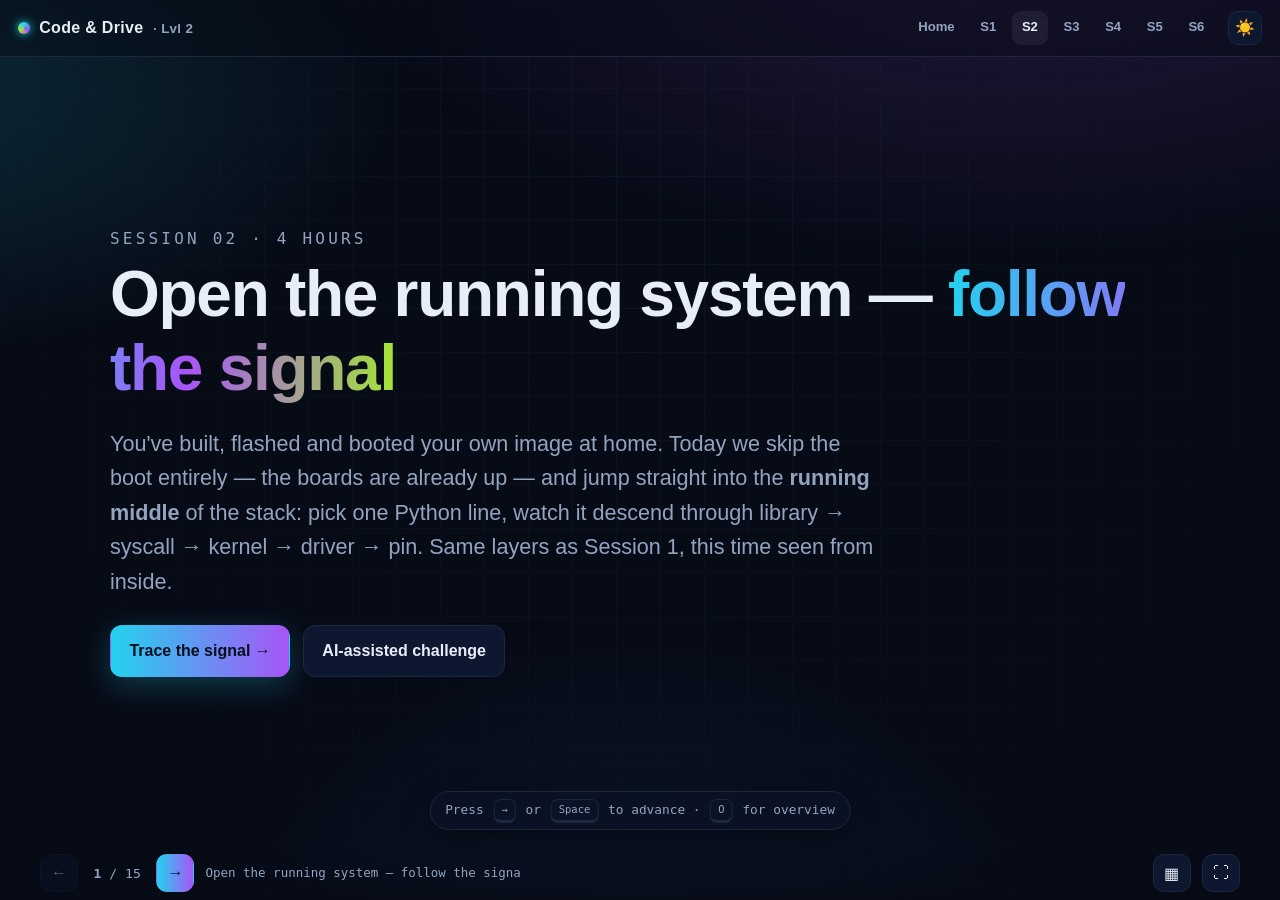
<file: session2.html>
<!DOCTYPE html>
<html lang="en">
<head>
<meta charset="utf-8">
<meta name="viewport" content="width=device-width,initial-scale=1">
<title>S2 · Linux Architecture &amp; Dependencies</title>
<link rel="stylesheet" href="assets/style.css">
<link rel="stylesheet" href="assets/deck.css">
</head>
<body>
<div class="progress"></div>
<header class="topbar">
  <div class="brand"><span class="dot"></span> Code&nbsp;&amp;&nbsp;Drive <small>· Lvl 2</small></div>
  <nav>
    <a href="index.html">Home</a><a href="session1.html">S1</a><a href="session2.html">S2</a>
    <a href="session3.html">S3</a><a href="session4.html">S4</a><a href="session5.html">S5</a><a href="session6.html">S6</a>
  </nav>
</header>

<div class="wrap deck">

  <section class="hero" style="min-height:78vh">
    <div class="reveal">
      <div class="kicker">SESSION 02 · 4 HOURS</div>
      <h1>Open the running system — <span class="grad">follow the signal</span></h1>
      <p class="lead reveal d1">You've built, flashed and booted your own image at home. Today we skip the
      boot entirely — the boards are already up — and jump straight into the <b>running middle</b> of the
      stack: pick one Python line, watch it descend through library → syscall → kernel → driver → pin.
      Same layers as Session&nbsp;1, this time seen from inside.</p>
      <div class="hero-actions reveal d2">
        <a class="btn primary" href="#stack">Trace the signal →</a>
        <a class="btn ghost" href="#challenge">AI-assisted challenge</a>
      </div>
    </div>
  </section>

  <!-- FLIPPED FORMAT + ARCH MAP -->
  <section id="where">
    <span class="eyebrow reveal">◆ Before we dive in · how today runs</span>
    <h2 class="reveal">You present first — then we open the hardware</h2>
    <p class="lead reveal d1">Last session you left with a list of keywords. Today we start with <b>your
    findings</b>: each of you takes a keyword and teaches it back to the room. I'll add the industrial context
    and the pitfalls I've hit in real projects, then we go straight to the board and <b>see the layers with
    our own eyes</b> — <code>ls /dev</code>, <code>strace</code>, <code>i2cdetect</code>. You present, we
    discuss, I show my version, I review yours.</p>

    <div class="sflow reveal d1">
      <div class="step"><div class="n">01 · before class</div><h4>You booted &amp; researched</h4>
        <p>Full build + flash + boot at home. Keywords: ioctl, /dev, libgpiod, RDEPENDS, strace, bbappend.</p></div>
      <div class="step you"><div class="n">02 · first hour</div><h4>You present</h4>
        <p>Explain a keyword; the room challenges it; I add the missing piece.</p></div>
      <div class="step"><div class="n">03 · on the running board</div><h4>We trace &amp; extend</h4>
        <p>Trigger a Python line, watch it descend the stack, then take on the AI-assisted challenge.</p></div>
      <div class="step"><div class="n">04 · leaving</div><h4>Next brief</h4>
        <p>Keywords for Session 3 (actuation) and your next deliverable.</p></div>
    </div>

    <h3 class="reveal" style="margin-top:1.8rem">Where we are in the stack today</h3>
    <p class="lead reveal d1">Session 1 built the ground floor and got the board booting. Today we live in
    the <b>middle</b> — the libraries, syscall interface and kernel that carry your intent to the hardware.</p>
    <div class="archmap reveal d1">
      <div class="lyr"><div><div class="t">🧠 Application — the AI</div>
        <div class="s">features → model → action</div></div><span class="badge">Session 5</span></div>
      <div class="lyr"><div><div class="t">🎚️ Abstraction — drivers you call</div>
        <div class="s">clean sensor &amp; actuator APIs</div></div><span class="badge">Sessions 3 · 4</span></div>
      <div class="lyr here"><div><div class="t">📚 User-space libraries</div>
        <div class="s">libgpiod, smbus2, python, tflite-runtime</div></div>
        <span class="badge">◀ today</span></div>
      <div class="lyr here"><div><div class="t">🚪 System-call interface</div>
        <div class="s">ioctl() and the /dev files — userspace ↔ kernel</div></div>
        <span class="badge">◀ today</span></div>
      <div class="lyr here"><div><div class="t">⚙️ Linux kernel + subsystems</div>
        <div class="s">GPIO / I²C subsystems, drivers</div></div>
        <span class="badge">◀ today</span></div>
      <div class="lyr done"><div><div class="t">🧱 Board support &amp; the image</div>
        <div class="s">bootloader, device tree, kernel config, rootfs</div></div>
        <span class="badge">✓ Session 1</span></div>
      <div class="lyr"><div><div class="t">🔌 Hardware</div>
        <div class="s">Pi / BBB, H-bridge, sensors</div></div><span class="badge">Sessions 3 · 4</span></div>
    </div>
    <div class="field reveal">
      <span class="tag">🏭 From the field</span>
      <h4>Why this middle stripe is where most embedded bugs live</h4>
      <p>In production, the code you write is <i>tiny</i>; the interesting failures happen in the
      <b>library ↔ syscall ↔ kernel</b> handshake we're studying today. A missing runtime dependency, the
      wrong <code>ioctl</code>, a permission bit — those are the tickets I actually spend my days closing.
      Reading <code>strace</code> fluently is a superpower on the job.</p>
      <div class="sig">— straight from real embedded-Linux debugging sessions</div>
    </div>
  </section>

  <!-- INTERACTIVE STACK -->
  <section id="stack">
    <span class="eyebrow reveal">◆ Interactive</span>
    <h2 class="reveal">Send a signal down the stack ⚡</h2>
    <div class="primer reveal">
      <span class="eyebrow">◆ Words first</span>
      <p class="plead">This animation uses six words. Grab them first, then every layer makes sense:</p>
      <dl>
        <dt>The stack</dt><dd>The vertical chain of software layers a request passes through — your app at the
          top, hardware at the bottom. <span class="lit">Like floors in a building.</span></dd>
        <dt>Library</dt><dd>Reusable code you <code>import</code> (e.g. <code>libgpiod</code>) that wraps messy
          details for you. <span class="lit">A helper you didn't have to write.</span></dd>
        <dt>System call (syscall)</dt><dd>The one official doorway a program uses to ask the kernel to do
          something privileged. <span class="lit">Knocking on the manager's door.</span></dd>
        <dt>Driver</dt><dd>Kernel code that knows how to operate one specific piece of hardware.
          <span class="lit">The specialist for each device.</span></dd>
        <dt>Register</dt><dd>A tiny hardware setting inside the chip; writing it makes a pin go HIGH.
          <span class="lit">The actual physical lever.</span></dd>
        <dt>Userspace vs kernel</dt><dd><b>Userspace</b> = your app, low privilege. <b>Kernel</b> = the
          privileged core that owns the hardware. <span class="lit">You ask; the kernel acts.</span></dd>
      </dl>
    </div>
    <p class="lead reveal d1">Press the button: watch a <code>set_pin(HIGH)</code> travel from your Python
    app all the way to the motor pin. Click any layer to learn what it does.</p>

    <div class="eli5 reveal"><span class="lbl">🍼 In plain words</span> Sending a signal down the stack is like ordering food: <b>you</b> (the app) tell the <b>waiter</b> (the library), who carries the order through the <b>kitchen door</b> (the syscall) to the <b>chef</b> (the kernel), who tells the right <b>cook</b> (the driver) to actually make the dish — flip the pin.</div>

    <div class="grid g2 reveal d2" style="margin-top:1.2rem;align-items:start">
      <div>
        <div class="stack" id="lstack">
          <div class="layer" data-i="0"><span class="spark"></span>
            <div><div class="t">Your app · Python</div><div class="s">gpio.set(EN1, HIGH)</div></div>
            <span class="chip lime">meta-car-training</span></div>
          <div class="layer" data-i="1"><span class="spark"></span>
            <div><div class="t">Library · libgpiod / smbus2</div><div class="s">wraps the kernel interface</div></div>
            <span class="chip cyan">meta-openembedded</span></div>
          <div class="layer" data-i="2"><span class="spark"></span>
            <div><div class="t">System call</div><div class="s">ioctl() — the userspace↔kernel doorway</div></div>
            <span class="chip">glibc</span></div>
          <div class="layer" data-i="3"><span class="spark"></span>
            <div><div class="t">Kernel</div><div class="s">GPIO subsystem routes the request</div></div>
            <span class="chip violet">meta / BSP</span></div>
          <div class="layer" data-i="4"><span class="spark"></span>
            <div><div class="t">Driver</div><div class="s">SoC GPIO driver writes a register</div></div>
            <span class="chip violet">BSP</span></div>
          <div class="layer" data-i="5"><span class="spark"></span>
            <div><div class="t">Hardware · the pin</div><div class="s">3.3&nbsp;V appears → H-bridge → motor</div></div>
            <span class="chip lime">metal</span></div>
        </div>
        <button class="btn primary" id="fire" style="margin-top:1rem">⚡ Fire set_pin(HIGH)</button>
      </div>

      <div class="card" style="position:sticky;top:80px">
        <span class="eyebrow">◆ Layer detail</span>
        <div id="detail" style="margin-top:.8rem">
          <h3>Click a layer</h3>
          <p class="lead" style="font-size:.98rem">Each layer only talks to its immediate neighbours. That
          isolation is what lets one app run on very different boards.</p>
        </div>
      </div>
    </div>
    <div class="note tip reveal">The <b>same Python line</b> works on a Pi and a BeagleBone. Only the bottom
      layers (driver + hardware) differ — and Yocto's <b>BSP layer</b> supplies those per board.</div>
  </section>

  <!-- KERNEL VS USERSPACE -->
  <section>
    <span class="eyebrow reveal">◆ Concept</span>
    <h2 class="reveal">Why the wall between kernel &amp; userspace?</h2>
    <div class="grid g2 reveal d1" style="margin-top:1rem">
      <div class="card">
        <h3>🧑‍💻 Userspace (your app)</h3>
        <p>Runs with limited privilege. It <i>cannot</i> touch hardware registers directly — a bug would
        crash the whole board. It must <b>ask</b> the kernel.</p>
        <span class="chip">Python</span><span class="chip">TFLite</span><span class="chip">web server</span>
      </div>
      <div class="card">
        <h3>🛡️ Kernel (privileged)</h3>
        <p>Owns the hardware. It arbitrates between processes, enforces safety, and exposes a controlled
        door — the <b>system call</b> — for userspace to make requests.</p>
        <span class="chip violet">drivers</span><span class="chip violet">scheduler</span><span class="chip violet">memory</span>
      </div>
    </div>
    <div class="note reveal"><b>The doorway:</b> a syscall like <code>ioctl()</code> switches the CPU into
      kernel mode, does the privileged work, then returns. That transition is cheap but not free — it's one
      reason precise timing is hard (Session&nbsp;4).</div>

    <div class="eli5 reveal"><span class="lbl">🍼 In plain words</span> You're a guest in a restaurant — you can't stroll into the kitchen and grab the knives. You ask the staff. The <b>kitchen door</b> (the syscall) is the only way in, and only the staff (the kernel) are allowed to hold the sharp tools (the hardware).</div>
  </section>

  <!-- DEEP DIVE: PRIVILEGE & SYSCALLS -->
  <section>
    <span class="eyebrow reveal">◆ Deep dive</span>
    <h2 class="reveal">What "privilege" actually means</h2>
    <p class="lead reveal d1">The wall isn't a metaphor — it's enforced by the CPU itself.</p>
    <div class="grid g2 reveal d1" style="margin-top:1rem;align-items:start">
      <div class="card">
        <h3>Two hardware modes</h3>
        <p>ARM CPUs run code at different <b>exception levels</b>. Your app runs at a low level (EL0) where
        privileged instructions and raw device memory are simply <i>illegal</i>. The kernel runs at a higher
        level (EL1) where they're allowed. Try to touch a register from EL0 and the CPU faults — the kernel
        kills your process instead of letting it corrupt the system.</p>
      </div>
      <div class="card">
        <h3>Virtual memory keeps you boxed in</h3>
        <p>Each process sees its own private address space via the MMU. Your pointers can't even <i>name</i>
        another process's memory or the hardware, so a bug in the car app can't scribble over Wi-Fi or the
        motor driver. Isolation = reliability.</p>
      </div>
    </div>
    <div class="eli5 reveal"><span class="lbl">🍼 In plain words</span> The chip has a <i>grown-ups-only</i> switch. Your app is a toddler: reach for the sharp tools and the chip smacks its hand (a fault) and stops it — only the kernel gets grown-up powers. And every app is locked in its own sealed playroom (virtual memory), so one app tripping can't knock over another.</div>

    <div class="deep reveal">
      <h4>Anatomy of a system call</h4>
      <ol class="steps">
        <li><b>Your app</b> calls a C library function (e.g. <code>ioctl(fd, …)</code>).</li>
        <li>The library loads a <b>syscall number</b> + arguments into registers and executes the
          <code>svc</code> ("supervisor call") instruction.</li>
        <li>The CPU <b>traps</b> into the kernel at EL1 and jumps to the syscall handler.</li>
        <li>The kernel validates the request, does the privileged work (writes the GPIO register through the
          driver), and returns a result.</li>
        <li>Control returns to your app at EL0, as if the function simply returned.</li>
      </ol>
      <p class="mini">That round-trip is measured in <b>microseconds</b> — negligible once, but it adds up if
        you do it thousands of times per second in a tight loop.</p>
    </div>
  </section>

  <!-- REAL INTERFACES -->
  <section>
    <span class="eyebrow reveal">◆ The real files your app opens</span>
    <h2 class="reveal">In Linux, hardware looks like files</h2>
    <p class="lead reveal d1">"Everything is a file" is Linux's superpower. Your car talks to hardware by
    opening special files under <code>/dev</code> and making syscalls on them.</p>

    <div class="eli5 reveal"><span class="lbl">🍼 In plain words</span> Linux pretends every gadget is just a file. Want to talk to the motor chip? You <b>open</b> a file and <b>write</b> to it — exactly like scribbling in a notepad. The same open / read / write moves work for a pin, a sensor, or a plain text file.</div>

    <div class="reveal d1" data-tabs style="margin-top:1rem">
      <div class="tabs">
        <button>GPIO (motors)</button>
        <button>I²C (the IMU)</button>
        <button>sysfs vs chardev</button>
      </div>
      <div class="tabpane">
        <div class="card">
          <p>Modern GPIO uses the <b>character device</b> <code>/dev/gpiochip0</code>. Your app opens it,
          requests specific lines, and sets their values — all via <code>ioctl</code> under the hood. The
          <code>libgpiod</code> library gives a clean Python API:</p>
          <pre class="code"><span class="kw">import</span> gpiod
chip = gpiod.Chip(<span class="st">"/dev/gpiochip0"</span>)
line = chip.request_lines({<span class="st">17</span>: gpiod.LineSettings(
           direction=gpiod.line.Direction.OUTPUT)})
line.set_value(<span class="st">17</span>, gpiod.line.Value.ACTIVE)  <span class="cm"># pin 17 → HIGH → motor</span></pre>
        </div>
      </div>
      <div class="tabpane">
        <div class="card">
          <p>The MPU6050 IMU sits on an <b>I²C bus</b>, exposed as <code>/dev/i2c-1</code>. You address the
          chip (0x68), then read/write its registers. <code>smbus2</code> wraps the syscalls:</p>
          <pre class="code"><span class="kw">from</span> smbus2 <span class="kw">import</span> SMBus
bus = SMBus(<span class="st">1</span>)                 <span class="cm"># /dev/i2c-1</span>
bus.write_byte_data(<span class="st">0x68</span>, <span class="st">0x6B</span>, <span class="st">0</span>)  <span class="cm"># wake the IMU</span>
hi = bus.read_byte_data(<span class="st">0x68</span>, <span class="st">0x43</span>)   <span class="cm"># gyro X high byte</span></pre>
          <p class="mini">Two wires (SDA + SCL) can host <i>many</i> devices, each at its own address — that's
          why I²C is everywhere in robotics.</p>
        </div>
      </div>
      <div class="tabpane">
        <div class="card">
          <p>Older code toggled pins by writing text to <code>/sys/class/gpio/…</code> (the <b>sysfs</b>
          interface). It's deprecated: slow, racy, and it can't atomically claim a pin.</p>
          <p>The modern <b>character-device</b> interface (<code>/dev/gpiochip*</code> via libgpiod) is
          faster, safer, and lets one process own a line exclusively. We use it throughout the course.</p>
          <span class="chip rose">sysfs = old</span><span class="chip lime">chardev = modern</span>
        </div>
      </div>
    </div>
    <div class="note tip reveal">This is the concrete answer to "how does my app reach the hardware?" — it
      <b>opens a device file and makes syscalls</b>. The library and kernel driver do the rest.</div>

    <div class="eli5 reveal"><span class="lbl">🍼 In plain words</span> I²C is a two-wire party line: many gadgets share the same two wires, and each one has its own name (its <b>address</b>, like <code>0x68</code>). You call out the name first, so everyone knows exactly who you're talking to.</div>
  </section>

  <!-- WATCH A SYSCALL -->
  <section>
    <span class="eyebrow reveal">◆ Watch it happen</span>
    <h2 class="reveal">See your Python line become a kernel request</h2>
    <p class="lead reveal d1"><code>strace</code> prints every system call a program makes. Here's exactly what
    scrolls by when the app claims a GPIO line and drives it high — read it top to bottom:</p>

    <div class="eli5 reveal"><span class="lbl">🍼 In plain words</span> <code>strace</code> is a baby monitor for your program: it prints a line every time the program asks the kernel for something — so you can hear exactly what it's doing, even when the program itself says nothing on screen.</div>

    <div class="term reveal d1" style="margin-top:1rem" data-type='[
      ["$ strace -f -e trace=openat,ioctl python3 drive.py\n","c",12],
      ["# 1) open the GPIO character device (get a file descriptor)\n","m",7],
      ["openat(AT_FDCWD, \"/dev/gpiochip0\", O_RDWR) = 3\n","g",5],
      ["# 2) ask the kernel: what lines does this chip have?\n","m",7],
      ["ioctl(3, GPIO_GET_CHIPINFO_IOCTL, {name=\"gpiochip0\", lines=58}) = 0\n","g",5],
      ["# 3) request line 17 as an output, receive a handle (fd 4)\n","m",7],
      ["ioctl(3, GPIO_V2_GET_LINE_IOCTL, {offsets=[17], flags=OUTPUT}) = 0\n","g",5],
      ["# 4) set the line HIGH -> 3.3V on the pin -> motor turns\n","m",7],
      ["ioctl(4, GPIO_V2_LINE_SET_VALUES_IOCTL, {bits=1}) = 0\n","v",5],
      ["\n$ ","g",24],["# four syscalls -- the whole \"stack\", made visible_","",26]
    ]'>
      <div class="bar"><i></i><i></i><i></i><span>strace — userspace ↔ kernel</span></div>
      <div class="body"></div>
    </div>
    <div class="note tip reveal">There is <b>no magic</b>: <code>openat</code> hands back a file descriptor,
      then each <code>ioctl</code> carries a request across the syscall doorway into the kernel driver — the
      exact journey the animation above illustrated.</div>
  </section>

  <!-- DEPENDENCIES -->
  <section id="deps">
    <span class="eyebrow reveal">◆ Build system</span>
    <h2 class="reveal">Declaring what the app needs</h2>
    <p class="lead reveal d1">Our app imports <code>gpiod</code> and <code>smbus2</code>. If those aren't in
    the image, it crashes at start. The recipe declares them as <b>runtime dependencies</b> so BitBake
    guarantees they're installed.</p>

    <div class="reveal d2" data-tabs style="margin-top:1rem">
      <div class="tabs">
        <button>recipe (.bb)</button>
        <button>what it pulls in</button>
        <button>the failure it prevents</button>
      </div>
      <div class="tabpane">
        <div class="term" style="box-shadow:none"><div class="bar"><i></i><i></i><i></i>
          <span>car-training-app_1.0.bb</span></div>
          <div class="body"><span class="m"># runtime deps: present on the device, not just at build</span>
RDEPENDS:${PN} = "python3 python3-gpiod python3-smbus2"
SYSTEMD_SERVICE:${PN} = "car-training.service"
SYSTEMD_AUTO_ENABLE = "enable"</div></div>
      </div>
      <div class="tabpane">
        <div class="card">
          <p><code>python3-gpiod</code> → drives GPIO pins (motors)<br>
          <code>python3-smbus2</code> → talks I²C to the MPU6050 IMU<br>
          <code>python3</code> → the interpreter itself</p>
          <span class="chip cyan">meta-openembedded / meta-python</span>
        </div>
      </div>
      <div class="tabpane">
        <div class="term" style="box-shadow:none"><div class="bar"><i></i><i></i><i></i>
          <span>if a dep is missing…</span></div>
          <div class="body"><span class="c">$ ./main.py web</span>
<span style="color:var(--rose)">ModuleNotFoundError: No module named 'gpiod'</span>
<span class="m"># fix: add it to RDEPENDS and rebuild the image</span></div></div>
      </div>
    </div>
    <div class="note warn reveal"><b>Build vs runtime:</b> a build dependency (<code>DEPENDS</code>) is needed
      to <i>compile</i>; a runtime dependency (<code>RDEPENDS</code>) must be <i>on the device</i>. Our
      Python deps are runtime — a classic beginner trap.</div>

    <div class="eli5 reveal"><span class="lbl">🍼 In plain words</span> <b>DEPENDS</b> = ingredients you need to <i>cook</i> the meal. <b>RDEPENDS</b> = things that must be <i>on the table when you eat</i>. Forget the fork (a runtime dep) and dinner fails at the table — even though the cooking went perfectly.</div>
  </section>

  <!-- LAYERS DEEP DIVE -->
  <section>
    <span class="eyebrow reveal">◆ Deep dive</span>
    <h2 class="reveal">How layers map onto the stack</h2>
    <p class="lead reveal d1">Each layer of the Linux system is <i>owned</i> by a Yocto layer. That's the
    elegant symmetry of this whole course.</p>
    <div class="card reveal d1" style="margin-top:1rem">
      <table class="data">
        <tr><th>Linux layer</th><th>Provided by (Yocto layer)</th><th>Examples</th></tr>
        <tr><td>Your application</td><td><code>meta-car-training</code></td><td>the car app + service</td></tr>
        <tr><td>Libraries</td><td><code>meta-openembedded</code> / meta-python</td><td>libgpiod, smbus2, numpy</td></tr>
        <tr><td>C library + init</td><td><code>poky</code> (core)</td><td>glibc, systemd, BusyBox</td></tr>
        <tr><td>Kernel + driver</td><td><b>BSP</b>: meta-raspberrypi / meta-yocto-bsp</td><td>SoC GPIO/I²C drivers</td></tr>
        <tr><td>Bootloader + DT</td><td><b>BSP</b></td><td>Pi firmware / U-Boot, .dtb</td></tr>
      </table>
    </div>

    <div class="eli5 reveal"><span class="lbl">🍼 In plain words</span> Every floor of the Linux building is built by one Yocto crew. The <b>BSP</b> (“board support package”) is the crew that knows <i>this exact board</i> — its pins, its chips, its wiring — so swapping to a different board mostly means swapping that one crew.</div>

    <div class="grid g2 reveal d1" style="margin-top:1.2rem">
      <div class="deep"><h4>Layer priority</h4><p>When two layers define the same recipe, the one with higher
        <code>BBFILE_PRIORITY</code> wins. This lets a board layer override a generic default without editing
        the original — powerful and dangerous.</p></div>
      <div class="deep"><h4>.bbappend — extend, don't fork</h4><p>To tweak someone else's recipe, drop a
        <code>foo_%.bbappend</code> in your layer. It <i>appends</i> to their recipe, so you customise the
        kernel or a package while staying upgrade-friendly.</p></div>
    </div>

    <div class="eli5 reveal"><span class="lbl">🍼 In plain words</span> You love a friend's recipe but want extra cheese. Instead of rewriting their whole card, you staple on a sticky note saying “+ cheese.” That sticky note is a <b>.bbappend</b> — you tweak their recipe without ever touching the original.</div>

    <div class="deep reveal"><h4>PROVIDES / RPROVIDES — the flip side of dependencies</h4>
      <p>A dependency is only satisfiable if some recipe <b>provides</b> it. The infamous
      <code>Nothing RPROVIDES 'python3-libgpiod'</code> error means: "you asked for a runtime package that no
      layer offers." The fix is to name the package that <i>does</i> exist (<code>python3-gpiod</code>) — or
      add the layer that provides it. Dependencies and provides are two ends of the same rope.</p></div>

    <div class="eli5 reveal"><span class="lbl">🍼 In plain words</span> You ask the shop for “fizzy water,” but their shelf label says “sparkling water.” Same drink, wrong name — so the till says “we don't stock that.” The fix is to ask for the name that actually exists.</div>
  </section>

  <!-- LAB -->
  <section>
    <span class="eyebrow reveal">◆ Hands-on lab · ~40 min</span>
    <h2 class="reveal">See the layers for real (on the board)</h2>
    <ol class="steps reveal d1">
      <li><b>Hardware as files.</b> List the device nodes the app uses:
        <pre class="code">ls -l /dev/gpiochip* /dev/i2c-*</pre></li>
      <li><b>Scan the I²C bus</b> and find the IMU at address 0x68:
        <pre class="code">i2cdetect -y 1        <span class="cm"># 0x68 should appear in the grid</span></pre></li>
      <li><b>Toggle a pin from the shell</b> with the libgpiod CLI (no code needed):
        <pre class="code">gpioinfo | head            <span class="cm"># list lines &amp; who owns them</span>
gpioset gpiochip0 17=1     <span class="cm"># drive line 17 HIGH</span></pre></li>
      <li><b>Watch a syscall happen.</b> Trace the exact kernel calls the app makes:
        <pre class="code">strace -e trace=ioctl,openat python3 -c \
  "import gpiod; gpiod.Chip('/dev/gpiochip0')"</pre></li>
      <li><b>Break it on purpose.</b> Rename the <code>gpiod</code> module, start the app, and read the
        <code>ModuleNotFoundError</code> — then map it back to the missing <code>RDEPENDS</code>.</li>
    </ol>
    <div class="win reveal"><b>Aha moment:</b> when you see <code>openat("/dev/gpiochip0")</code> and
      <code>ioctl(...)</code> scroll past in <code>strace</code>, you're literally watching your Python line
      become a kernel request. The whole stack, made visible.</div>
  </section>

  <!-- AI-ASSISTED CHALLENGE -->
  <section id="challenge">
    <span class="eyebrow reveal">◆ Second half · do it yourself, with AI as a copilot</span>
    <h2 class="reveal">Extend the system — pick one and go</h2>
    <p class="lead reveal d1">Now you use everything we just saw. Pick one of the two challenges below and
    take it as far as you can in the remaining time. <b>Use AI and web search as a real engineer does</b>:
    ask for guidance, read the answer critically, verify against the Yocto manual, then commit code.
    I'll circulate, unblock you, and review what you find.</p>

    <div class="grid g2 reveal d1" style="margin-top:1.2rem;align-items:start">
      <div class="card" style="border-color:rgba(34,211,238,.4)">
        <div class="num" style="color:var(--cyan)">CHALLENGE A · lighter</div>
        <h3>🔧 Modify something in a layer</h3>
        <p>Bend an existing recipe or config without forking it. Some ideas to pick from:</p>
        <ul>
          <li>Change the <b>hostname</b> or <b>MOTD banner</b> shown at login via a <code>.bbappend</code>
            in <code>meta-car-training</code>.</li>
          <li>Add a <b>package</b> you actually want (e.g. <code>htop</code>, <code>tmux</code>,
            <code>vim</code>) to the image recipe and rebuild only the delta.</li>
          <li>Change a <b>systemd unit</b> so the car service restarts on failure with a longer back-off.</li>
          <li>Bump a <b>kernel config</b> flag through a <code>.bbappend</code> of
            <code>linux-raspberrypi</code>.</li>
        </ul>
        <p class="mini">Prompt hint: “In Yocto scarthgap, write a <code>.bbappend</code> that…” then
        verify the answer against <a href="https://docs.yoctoproject.org" target="_blank" rel="noopener">docs.yoctoproject.org</a>.</p>
      </div>

      <div class="card" style="border-color:rgba(163,230,53,.4)">
        <div class="num" style="color:var(--lime)">CHALLENGE B · heavier</div>
        <h3>🧩 Introduce a custom kernel driver</h3>
        <p>Add a tiny <b>out-of-tree kernel module</b> that registers a character device (say
        <code>/dev/hello0</code>) and returns a string when read. This is the on-ramp to writing real
        drivers for the sensors in Session&nbsp;4.</p>
        <ol>
          <li>Create a new <code>recipes-kernel/hello-mod/</code> folder in <code>meta-car-training</code>.</li>
          <li>Write a <b>~30-line C module</b> (<code>module_init</code> +
            <code>register_chrdev</code> + <code>file_operations.read</code>).</li>
          <li>Write the <b>Makefile</b> that builds against the kernel headers.</li>
          <li>Write the <b>Yocto recipe</b> that <code>inherit</code>s <code>module</code> and installs it.</li>
          <li>Add the module to the image, rebuild, boot, then <code>modprobe hello_mod &amp;&amp; cat /dev/hello0</code>.</li>
        </ol>
        <p class="mini">Prompt hint: “Minimal Yocto recipe using the <code>module</code> class for a custom
        kernel module” + “Linux char device driver skeleton kernel 6.x”.</p>
      </div>
    </div>

    <div class="field reveal">
      <span class="tag">🏭 From the field</span>
      <h4>AI-assisted development is a skill you have to <em>practise</em></h4>
      <p>Modern embedded work isn't about memorising the Yocto reference manual — it's about knowing
      <b>what to ask</b>, <b>how to verify</b>, and <b>when the AI is wrong</b>. Read every generated line;
      match it against the official docs; try it; iterate. The engineers I hire aren't the ones who
      remember every syntax — they're the ones who can drive an unfamiliar tool to a working result with
      confidence and evidence.</p>
      <div class="sig">— how I actually work on new projects in industry</div>
    </div>
  </section>

  <!-- PITFALLS -->
  <section>
    <span class="eyebrow reveal">◆ Common traps</span>
    <div class="grid g2 reveal d1" style="margin-top:1rem">
      <div class="pitfall"><b>Confusing DEPENDS with RDEPENDS.</b> The app compiles fine but crashes on the
        board with a missing module — because you declared a build dep instead of a runtime dep.</div>
      <div class="pitfall"><b>Permission denied on /dev/i2c-1.</b> The bus exists but your user lacks access.
        On the device you're usually root; off-device, add the user to the <code>i2c</code>/<code>gpio</code>
        groups.</div>
      <div class="pitfall"><b>Editing app code, image unchanged.</b> Source is cached; run
        <code>bitbake -c cleansstate car-training-app</code> before rebuilding.</div>
      <div class="pitfall"><b>Using deprecated sysfs GPIO.</b> Tutorials still show
        <code>echo 17 &gt; /sys/class/gpio/export</code>. It's racy and slow — prefer libgpiod.</div>
    </div>
  </section>

  <!-- EXERCISES -->
  <section>
    <span class="eyebrow reveal">◆ Challenge yourself</span>
    <h2 class="reveal">Exercises</h2>
    <div class="grid g3 reveal d1" style="margin-top:1rem">
      <div class="card"><div class="num">WARM-UP</div><h3>Name the owner</h3><p>For each Linux layer, name
        the Yocto layer that provides it. Do it from memory, then check the table.</p></div>
      <div class="card"><div class="num">HANDS-ON</div><h3>Blink from the shell</h3><p>Use
        <code>gpioset</code> in a loop to blink an LED on a spare pin — no program, pure syscalls.</p></div>
      <div class="card"><div class="num">STRETCH</div><h3>Add a dependency</h3><p>Add <code>numpy</code> to
        <code>RDEPENDS</code>, rebuild, and confirm <code>import numpy</code> works on the board.</p></div>
    </div>
  </section>

  <!-- PREP FOR NEXT + TAKEAWAYS -->
  <section id="deliver">
    <span class="eyebrow reveal">◆ Take-home · required for Session 3</span>
    <h2 class="reveal">Next up: actuation — come with the theory ready</h2>
    <p class="lead reveal d1">Session 3 is a build day. You'll present your research in the first hour, then
    we wire the L298N and drive real motors. Come prepared or you'll only watch.</p>

    <div class="prep next reveal">
      <span class="eyebrow" style="color:var(--cyan);border-color:rgba(34,211,238,.4)">◆ Research keywords · come prepared</span>
      <p class="plead">Research these so you can teach them back:</p>
      <div class="kws">
        <span class="kw">H-bridge</span><span class="kw">L298N</span><span class="kw">PWM</span>
        <span class="kw">duty cycle</span><span class="kw">shoot-through</span>
        <span class="kw">back-EMF</span><span class="kw">differential drive</span>
        <span class="kw">common ground</span><span class="kw">dead-band</span>
        <span class="kw">hardware vs software PWM</span>
      </div>
      <ul class="qs">
        <li>Why can't a GPIO pin drive a motor directly? What does the H-bridge add?</li>
        <li>Two direction pins have four combinations — what does each one do to the motor?</li>
        <li>How does duty cycle become an <i>effective</i> voltage? What is the dead-band and where does it come from?</li>
      </ul>
    </div>

    <div class="field reveal">
      <span class="tag">🏭 From the field</span>
      <h4>Reading a datasheet is a professional skill</h4>
      <p>Before touching hardware I <i>always</i> read the driver-chip datasheet cover to cover — truth
      table, current limits, thermal, timing. It's boring; it also saves you from magic smoke. Bring the L298N
      datasheet next session and be able to point to page numbers.</p>
    </div>
  </section>

  <section>
    <div class="card reveal" style="border-color:rgba(163,230,53,.4)">
      <span class="eyebrow" style="color:var(--lime);border-color:rgba(163,230,53,.4)">◆ Takeaways</span>
      <ul>
        <li>Every hardware action climbs down: app → library → syscall → kernel → driver → pin.</li>
        <li>Userspace can't touch hardware directly — it <b>asks</b> the kernel through a syscall.</li>
        <li>Runtime needs are declared with <code>RDEPENDS</code>; the BSP layer supplies the board-specific bottom.</li>
      </ul>
    </div>
    <div class="pager">
      <a class="btn ghost" href="session1.html">← Session 1</a>
      <a class="btn primary" href="session3.html">Session 3 · Actuation →</a>
    </div>
  </section>

</div>

<footer class="foot"><div class="wrap">Code &amp; Drive — Level 2 · Session 2</div></footer>

<script src="assets/app.js"></script>
<script>
(function(){
  var DETAIL=[
    ["Your app · Python","Your code expresses intent — <i>“turn motor A on”.</i> It runs in userspace with no direct hardware access, so it calls a library. This is the only layer <b>you</b> write; it lives in <code>meta-car-training</code>."],
    ["Library · libgpiod / smbus2","A thin wrapper that packages your request into the exact format the kernel expects, then performs the system call. Shipped by <code>meta-openembedded</code>."],
    ["System call · ioctl()","The guarded doorway from userspace into the kernel. The CPU switches to privileged mode to carry out the request, then returns control to your app."],
    ["Kernel · GPIO subsystem","A hardware-independent layer inside Linux that receives the request and routes it to the correct driver for your specific chip."],
    ["Driver","Board-specific code that knows the SoC. It writes the actual hardware register. Supplied by the <b>BSP layer</b> (meta-raspberrypi / meta-yocto-bsp)."],
    ["Hardware · the pin","The physical GPIO now reads 3.3&nbsp;V. That feeds the L298N H-bridge, which switches battery power to the motor. Metal moves!"]
  ];
  var detail=document.getElementById("detail");
  var layers=[].slice.call(document.querySelectorAll("#lstack .layer"));
  layers.forEach(function(L){
    L.addEventListener("click",function(){
      layers.forEach(function(x){x.classList.remove("hot");});
      L.classList.add("hot");
      var d=DETAIL[+L.getAttribute("data-i")];
      detail.innerHTML="<h3>"+d[0]+"</h3><p class='lead' style='font-size:.98rem'>"+d[1]+"</p>";
    });
  });
  document.getElementById("fire").onclick=function(){
    var stack=document.getElementById("lstack");
    [].slice.call(stack.querySelectorAll(".sigflow")).forEach(function(n){n.remove();});
    layers.forEach(function(x){x.classList.remove("hot");});
    var STEP=560;
    layers.forEach(function(L,i){
      var spark=L.querySelector(".spark");
      setTimeout(function(){
        layers.forEach(function(x){x.classList.remove("hot");});
        L.classList.add("hot"); spark.style.opacity="1";
        spark.animate([{transform:"translateY(-6px)"},{transform:"translateY(6px)"}],{duration:220});
        setTimeout(function(){ spark.style.opacity="0"; },300);
        // traveling arrow: appears at this layer, glides to the next, vanishes
        if(i<layers.length-1){
          var a=document.createElement("div"); a.className="sigflow"; a.textContent="▼";
          stack.appendChild(a);
          var y0=L.offsetTop+L.offsetHeight-18, y1=layers[i+1].offsetTop-6;
          a.animate([
            {transform:"translate(-50%,"+y0+"px)",opacity:0},
            {transform:"translate(-50%,"+(y0+6)+"px)",opacity:1,offset:.18},
            {transform:"translate(-50%,"+(y1-6)+"px)",opacity:1,offset:.82},
            {transform:"translate(-50%,"+y1+"px)",opacity:0}
          ],{duration:STEP-90,easing:"linear"});
          setTimeout(function(){ a.remove(); },STEP-60);
        }
        if(i===5){ L.click();
          detail.innerHTML="<h3 style='color:var(--lime)'>⚡ Pin is HIGH — motor spins!</h3>"+
            "<p class='lead' style='font-size:.98rem'>Round trip complete. That whole journey happens in "+
            "microseconds, thousands of times a second.</p>"; }
      }, i*STEP);
    });
  };
})();
</script>
<script src="assets/deck.js"></script>
</body>
</html>
</file>
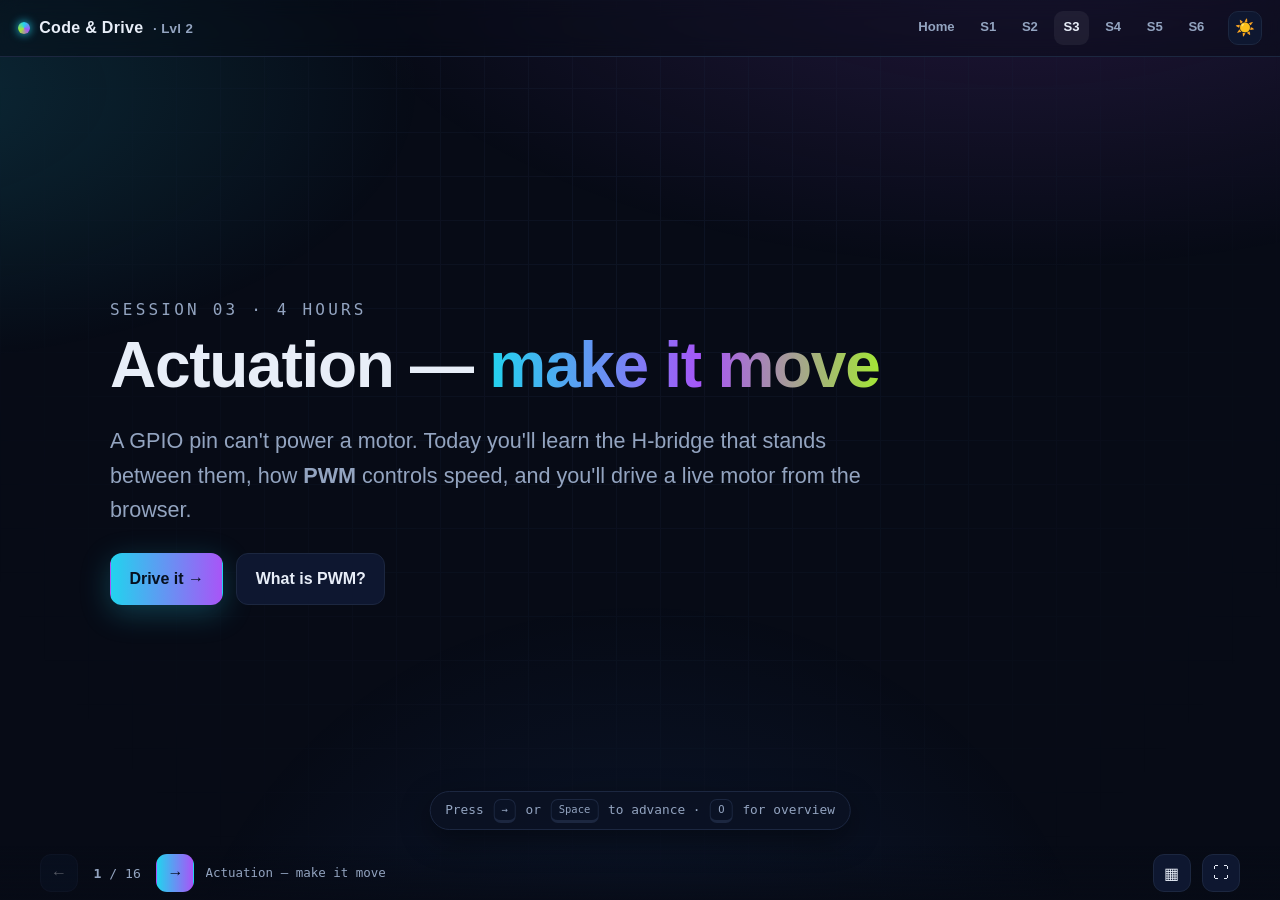
<file: session3.html>
<!DOCTYPE html>
<html lang="en">
<head>
<meta charset="utf-8">
<meta name="viewport" content="width=device-width,initial-scale=1">
<title>S3 · Actuation — Making the Car Move</title>
<link rel="stylesheet" href="assets/style.css">
<link rel="stylesheet" href="assets/deck.css">
</head>
<body>
<div class="progress"></div>
<header class="topbar">
  <div class="brand"><span class="dot"></span> Code&nbsp;&amp;&nbsp;Drive <small>· Lvl 2</small></div>
  <nav>
    <a href="index.html">Home</a><a href="session1.html">S1</a><a href="session2.html">S2</a>
    <a href="session3.html">S3</a><a href="session4.html">S4</a><a href="session5.html">S5</a><a href="session6.html">S6</a>
  </nav>
</header>

<div class="wrap deck">

  <section class="hero" style="min-height:78vh">
    <div class="reveal">
      <div class="kicker">SESSION 03 · 4 HOURS</div>
      <h1>Actuation — <span class="grad">make it move</span></h1>
      <p class="lead reveal d1">A GPIO pin can't power a motor. Today you'll learn the H-bridge that stands
      between them, how <b>PWM</b> controls speed, and you'll drive a live motor from the browser.</p>
      <div class="hero-actions reveal d2">
        <a class="btn primary" href="#drive">Drive it →</a>
        <a class="btn ghost" href="#pwm">What is PWM?</a>
      </div>
    </div>
  </section>

  <section>
    <span class="eyebrow reveal">◆ Learning objectives</span>
    <div class="card reveal d1" style="margin-top:1rem">
      <div class="obj"><div class="k">1</div><div><b>Why a driver chip?</b> A GPIO gives milliamps; a motor
        wants amps. The L298N H-bridge does the muscle.</div></div>
      <div class="obj"><div class="k">2</div><div><b>Direction.</b> Two control pins per motor decide
        forward, reverse, brake or coast.</div></div>
      <div class="obj"><div class="k">3</div><div><b>Speed = PWM.</b> Switch the enable pin on/off fast; the
        <i>duty cycle</i> sets the effective voltage.</div></div>
      <div class="obj" style="border:none"><div class="k">4</div><div><b>From Linux.</b> Map high-level commands
        (forward/left/right/stop) to pin states in your app.</div></div>
    </div>
  </section>

  <!-- AGENDA -->
  <section>
    <span class="eyebrow reveal">◆ How we'll spend the 4 hours</span>
    <h2 class="reveal">Today's agenda</h2>
    <div class="card reveal d1">
      <div class="agenda">
        <div class="slot"><span class="min">0:00–0:45</span><div class="what"><b>Inside the H-bridge</b>
          <span>Four switches, current paths, and the shoot-through you must avoid.</span></div></div>
        <div class="slot"><span class="min">0:45–1:30</span><div class="what"><b>PWM in depth</b>
          <span>Frequency vs duty, hardware vs software PWM, and motor whine.</span></div></div>
        <div class="slot"><span class="min">1:30–1:45</span><div class="what"><b>☕ Break</b><span></span></div></div>
        <div class="slot"><span class="min">1:45–2:30</span><div class="what"><b>Differential drive</b>
          <span>How left/right wheel speeds turn the car — skid steering.</span></div></div>
        <div class="slot"><span class="min">2:30–3:30</span><div class="what"><b>Wiring lab</b>
          <span>Connect the L298N, drive each direction, find the dead-band, tune.</span></div></div>
        <div class="slot"><span class="min">3:30–4:00</span><div class="what"><b>Pitfalls, exercises, quiz</b>
          <span>Brown-outs, common ground, back-EMF — and the checkpoint.</span></div></div>
      </div>
    </div>
  </section>

  <!-- FLIPPED FORMAT + ARCH MAP -->
  <section id="where">
    <span class="eyebrow reveal">◆ Before we wire anything · how today runs</span>
    <h2 class="reveal">You present the theory — then we make wheels spin</h2>
    <p class="lead reveal d1">You came with the L298N datasheet and a story for H-bridge, PWM and duty
    cycle. First hour: <b>you teach it back</b> and defend it. I'll drop in the industrial context and the
    failure modes I've actually seen (magic smoke included). Then we <b>wire the board, drive each direction,
    find the dead-band, and tune</b>. You do it; I show you my version; I review yours.</p>

    <div class="sflow reveal d1">
      <div class="step"><div class="n">01 · before class</div><h4>You researched</h4>
        <p>H-bridge, L298N truth table, PWM/duty, shoot-through, back-EMF, differential drive.</p></div>
      <div class="step you"><div class="n">02 · first hour</div><h4>You present</h4>
        <p>Explain a keyword with a diagram or datasheet page; peers challenge.</p></div>
      <div class="step"><div class="n">03 · on the bench</div><h4>We drive it</h4>
        <p>Wire L298N, test 4 directions, find the dead-band, calibrate motor trim.</p></div>
      <div class="step"><div class="n">04 · leaving</div><h4>Next brief</h4>
        <p>Keywords for Session 4 (sensing) and your next deliverable.</p></div>
    </div>

    <h3 class="reveal" style="margin-top:1.8rem">Where we are in the stack today</h3>
    <p class="lead reveal d1">Session 2 opened the middle. Today we push all the way to the bottom: <b>the
    kernel driver and the actuation hardware</b>. Your Python from S2 finally moves metal.</p>
    <div class="archmap reveal d1">
      <div class="lyr"><div><div class="t">🧠 Application — the AI</div>
        <div class="s">features → model → action</div></div><span class="badge">Session 5</span></div>
      <div class="lyr here"><div><div class="t">🎚️ Abstraction — actuator API</div>
        <div class="s">forward() / left() / stop() — you write this today</div></div>
        <span class="badge">◀ today</span></div>
      <div class="lyr done"><div><div class="t">📚 User-space libraries</div>
        <div class="s">libgpiod — opens /dev/gpiochip0</div></div>
        <span class="badge">✓ Session 2</span></div>
      <div class="lyr done"><div><div class="t">🚪 System-call interface</div>
        <div class="s">ioctl() sets pin state &amp; PWM</div></div>
        <span class="badge">✓ Session 2</span></div>
      <div class="lyr here"><div><div class="t">⚙️ Kernel GPIO/PWM subsystem + driver</div>
        <div class="s">writes the SoC register that toggles the pin</div></div>
        <span class="badge">◀ today</span></div>
      <div class="lyr done"><div><div class="t">🧱 Board support &amp; the image</div>
        <div class="s">device tree exposes the GPIO controller</div></div>
        <span class="badge">✓ Session 1</span></div>
      <div class="lyr here"><div><div class="t">🔌 Hardware — L298N + motors</div>
        <div class="s">H-bridge amplifies GPIO into motor current</div></div>
        <span class="badge">◀ today</span></div>
    </div>
    <div class="field reveal">
      <span class="tag">🏭 From the field</span>
      <h4>Every actuator I ever shipped had this same layered story</h4>
      <p>Motor, valve, LED strip — the shape is always the same: a high-level command in your app becomes a
      pin toggle through a driver, which then drives a power stage that moves real energy. Get the pattern
      once and you own it for life. Also: <b>always</b> bench-test a new driver chip with a current-limited
      supply before the battery goes on. I've released more magic smoke than I'd like to admit.</p>
      <div class="sig">— hard-won lesson from actual robot builds</div>
    </div>
  </section>

  <!-- WHY H-BRIDGE -->
  <section>
    <span class="eyebrow reveal">◆ Concept</span>
    <h2 class="reveal">The GPIO can't do it alone</h2>
    <div class="primer reveal">
      <span class="eyebrow">◆ Words first</span>
      <p class="plead">Five words before we wire anything:</p>
      <dl>
        <dt>GPIO</dt><dd>General-Purpose Input/Output — a pin your program can switch HIGH or LOW.
          <span class="lit">A tiny software-controlled light switch.</span></dd>
        <dt>H-bridge</dt><dd>A circuit of four switches that can send current through a motor <em>either</em>
          direction. <span class="lit">Named for its “H” shape.</span></dd>
        <dt>Motor driver (L298N)</dt><dd>The chip containing the H-bridge; it takes weak logic signals and
          switches the strong motor power. <span class="lit">A power amplifier for movement.</span></dd>
        <dt>PWM (duty cycle)</dt><dd>Switching a pin on/off very fast; the <b>%</b> of time it's on (duty
          cycle) sets the speed. <span class="lit">Flicking a light to “dim” it.</span></dd>
        <dt>Common ground</dt><dd>Connecting the 0&nbsp;V of two power sources so they share a reference.
          <span class="lit">Without it, signals mean nothing.</span></dd>
      </dl>
    </div>
    <div class="grid g3 reveal d1" style="margin-top:1rem">
      <div class="card"><h3>⚡ Power gap</h3><p>A Pi pin sources ~16&nbsp;mA at 3.3&nbsp;V. A motor pulls
        hundreds of mA at 6–12&nbsp;V. Connect them directly and you fry the pin.</p></div>
      <div class="card"><h3>🔀 Direction</h3><p>To reverse a motor you must swap which terminal is + and
        which is −. An <b>H-bridge</b> does that with four switches.</p></div>
      <div class="card"><h3>🛡️ Isolation</h3><p>The L298N keeps the noisy, high-current motor side away
        from your delicate logic side.</p></div>
    </div>
  </section>

  <!-- H-BRIDGE TRUTH TABLE -->
  <section>
    <span class="eyebrow reveal">◆ The control logic</span>
    <h2 class="reveal">Two pins, four behaviours</h2>
    <p class="lead reveal d1">Each motor has <code>IN1</code> and <code>IN2</code>. Their combination sets
    the behaviour; the <code>ENable</code> pin (with PWM) sets the speed.</p>
    <div class="card reveal d2" style="margin-top:1rem;overflow-x:auto">
      <table style="width:100%;border-collapse:collapse;font-family:var(--mono);font-size:.9rem">
        <tr style="color:var(--muted);text-align:left">
          <th style="padding:.5rem">IN1</th><th>IN2</th><th>EN</th><th>Result</th></tr>
        <tr style="border-top:1px solid var(--line)"><td style="padding:.5rem;color:var(--lime)">HIGH</td>
          <td style="color:var(--rose)">LOW</td><td class="c">PWM</td><td>▶ Forward</td></tr>
        <tr style="border-top:1px solid var(--line)"><td style="padding:.5rem;color:var(--rose)">LOW</td>
          <td style="color:var(--lime)">HIGH</td><td class="c">PWM</td><td>◀ Reverse</td></tr>
        <tr style="border-top:1px solid var(--line)"><td style="padding:.5rem;color:var(--rose)">LOW</td>
          <td style="color:var(--rose)">LOW</td><td class="m">x</td><td>⦿ Coast (free spin)</td></tr>
        <tr style="border-top:1px solid var(--line)"><td style="padding:.5rem;color:var(--lime)">HIGH</td>
          <td style="color:var(--lime)">HIGH</td><td class="m">x</td><td>⏹ Brake</td></tr>
      </table>
    </div>
  </section>

  <!-- INSIDE THE H-BRIDGE -->
  <section>
    <span class="eyebrow reveal">◆ Deep dive</span>
    <h2 class="reveal">Inside the H-bridge: four switches in an "H"</h2>
    <p class="lead reveal d1">The name comes from the shape: two pairs of transistor switches with the motor
    across the middle bar. Which diagonal you close decides which way current — and the motor — flows.</p>

    <div class="grid g2 reveal d1" style="margin-top:1.2rem;align-items:start">
      <div class="card" style="text-align:center">
        <svg viewBox="0 0 240 200" width="100%" height="200">
          <text x="10" y="16" fill="var(--muted)" font-size="12" font-family="monospace">+V</text>
          <text x="205" y="16" fill="var(--muted)" font-size="12" font-family="monospace">+V</text>
          <text x="10" y="196" fill="var(--muted)" font-size="12" font-family="monospace">GND</text>
          <text x="200" y="196" fill="var(--muted)" font-size="12" font-family="monospace">GND</text>
          <!-- rails -->
          <line x1="30" y1="24" x2="210" y2="24" stroke="var(--line)" stroke-width="2"/>
          <line x1="30" y1="176" x2="210" y2="176" stroke="var(--line)" stroke-width="2"/>
          <!-- switches -->
          <rect id="s1" x="20" y="50" width="26" height="26" rx="5" fill="rgba(163,230,53,.25)" stroke="var(--lime)"/>
          <rect id="s2" x="194" y="50" width="26" height="26" rx="5" fill="rgba(148,164,192,.12)" stroke="var(--line)"/>
          <rect id="s3" x="20" y="124" width="26" height="26" rx="5" fill="rgba(148,164,192,.12)" stroke="var(--line)"/>
          <rect id="s4" x="194" y="124" width="26" height="26" rx="5" fill="rgba(163,230,53,.25)" stroke="var(--lime)"/>
          <text x="16" y="46" fill="var(--muted)" font-size="11" font-family="monospace">Q1</text>
          <text x="190" y="46" fill="var(--muted)" font-size="11" font-family="monospace">Q2</text>
          <text x="16" y="168" fill="var(--muted)" font-size="11" font-family="monospace">Q3</text>
          <text x="190" y="168" fill="var(--muted)" font-size="11" font-family="monospace">Q4</text>
          <!-- motor -->
          <line x1="33" y1="76" x2="33" y2="124" stroke="var(--cyan)" stroke-width="2"/>
          <line x1="207" y1="76" x2="207" y2="124" stroke="var(--cyan)" stroke-width="2"/>
          <line x1="33" y1="100" x2="90" y2="100" stroke="var(--cyan)" stroke-width="2"/>
          <line x1="150" y1="100" x2="207" y2="100" stroke="var(--cyan)" stroke-width="2"/>
          <circle cx="120" cy="100" r="30" fill="#0e1730" stroke="var(--cyan)" stroke-width="2"/>
          <text x="110" y="105" fill="var(--cyan)" font-size="16" font-family="monospace">M</text>
          <!-- current path -->
          <path id="flow" d="M33,24 L33,100 L120,100 L207,100 L207,176"
                fill="none" stroke="var(--lime)" stroke-width="3" stroke-dasharray="6 6" class="dash"/>
        </svg>
        <div style="display:flex;gap:.5rem;justify-content:center;margin-top:.4rem">
          <button class="btn" id="fwdBtn">▶ Forward diagonal</button>
          <button class="btn" id="revBtn">◀ Reverse diagonal</button>
        </div>
      </div>
      <div>
        <div class="deep"><h4>Why never close one side's top &amp; bottom together</h4>
          <p>If Q1 <i>and</i> Q3 are on at once, you connect +V straight to GND through the transistors — a
          dead short called <b>shoot-through</b>. It dumps huge current and can destroy the chip in
          milliseconds. That's exactly why <code>IN1=HIGH, IN2=HIGH</code> is used only briefly as an active
          brake, never as a drive state.</p></div>
        <div class="deep"><h4>Flyback / back-EMF</h4>
          <p>A motor is a coil; when you switch it off, its magnetic field collapses and shoves current
          backward. Protection diodes (built into the L298N) give that surge a safe path. Without them, the
          spike fries transistors. This is also why braking hard can momentarily <i>generate</i> voltage.</p></div>
        <div class="pitfall"><b>The L298N tax:</b> it's an old bipolar design that drops ~1.5–2&nbsp;V and
          runs hot. Modern MOSFET drivers (TB6612FNG, DRV8833) waste far less. Good to know for a competition
          where every volt of speed counts.</div>
      </div>
    </div>
  </section>

  <!-- INTERACTIVE DRIVE -->
  <section id="drive">
    <span class="eyebrow reveal">◆ Interactive lab</span>
    <h2 class="reveal">Drive the car 🚗</h2>
    <p class="lead reveal d1">These buttons are exactly what the web dashboard sends. Watch the wheels — and
    the pin states — respond. Slide the throttle to change the PWM duty cycle.</p>

    <div class="grid g2 reveal d2" style="margin-top:1.2rem;align-items:start">
      <div class="card" style="text-align:center">
        <svg viewBox="0 0 260 200" width="100%" height="210" aria-hidden="true">
          <rect x="70" y="55" width="120" height="90" rx="16" fill="#101c3a" stroke="#22d3ee"/>
          <rect x="95" y="30" width="70" height="34" rx="8" fill="#0e1730" stroke="#a855f7"/>
          <circle cx="130" cy="188" r="6" fill="#fbbf24" class="pulse"/>
          <!-- 4 wheels -->
          <circle id="w1" cx="60" cy="70" r="20" fill="#0a1225" stroke="#a3e635" stroke-width="4"/>
          <circle id="w2" cx="200" cy="70" r="20" fill="#0a1225" stroke="#a3e635" stroke-width="4"/>
          <circle id="w3" cx="60" cy="140" r="20" fill="#0a1225" stroke="#a3e635" stroke-width="4"/>
          <circle id="w4" cx="200" cy="140" r="20" fill="#0a1225" stroke="#a3e635" stroke-width="4"/>
          <!-- spokes -->
          <g id="spokes"></g>
        </svg>
        <div class="readout" id="state" style="margin-top:.4rem">STOPPED</div>
      </div>

      <div class="card">
        <div style="display:grid;grid-template-columns:repeat(3,1fr);gap:.5rem;max-width:260px;margin:0 auto">
          <span></span><button class="btn" data-cmd="forward">▲</button><span></span>
          <button class="btn" data-cmd="left">◀</button>
          <button class="btn primary" data-cmd="stop">■</button>
          <button class="btn" data-cmd="right">▶</button>
          <span></span><button class="btn" data-cmd="back">▼</button><span></span>
        </div>
        <div style="margin-top:1.4rem">
          <label style="display:flex;justify-content:space-between">
            <span>Throttle (PWM duty)</span><span class="readout" id="duty">60%</span></label>
          <input class="slider" type="range" min="0" max="100" value="60" id="throttle">
        </div>
        <div class="term" style="box-shadow:none;margin-top:1rem"><div class="bar"><i></i><i></i><i></i>
          <span>pin state</span></div>
          <div class="body" id="pins"><span class="m">idle — all pins LOW</span></div>
        </div>
      </div>
    </div>
  </section>

  <!-- PWM EXPLAINER -->
  <section id="pwm">
    <span class="eyebrow reveal">◆ Deep dive</span>
    <h2 class="reveal">PWM: fake an analog voltage with a digital pin</h2>
    <p class="lead reveal d1">A GPIO is only ON or OFF. Flip it thousands of times per second and the motor
    "feels" the <b>average</b>. Duty cycle = fraction of time it's ON. The bar below animates your current
    throttle.</p>
    <div class="card reveal d2" style="margin-top:1rem">
      <svg viewBox="0 0 600 90" width="100%" height="90">
        <line x1="0" y1="80" x2="600" y2="80" stroke="var(--line)"/>
        <polyline id="pwmwave" points="" fill="none" stroke="var(--cyan)" stroke-width="3"/>
      </svg>
      <div style="display:flex;justify-content:space-between;color:var(--muted);font-family:var(--mono);font-size:.8rem">
        <span>0 V effective</span><span class="readout" id="veff">~7.2 V</span><span>12 V effective</span>
      </div>
    </div>
    <div class="note tip reveal">Higher duty = higher average voltage = faster motor. Too low and the motor
      buzzes but won't turn (it can't overcome friction). That minimum is your car's <b>dead-band</b>.</div>
  </section>

  <!-- PWM FREQUENCY & SOFT PWM -->
  <section>
    <span class="eyebrow reveal">◆ Deep dive</span>
    <h2 class="reveal">Frequency matters too — and where it comes from</h2>
    <div class="grid g2 reveal d1" style="margin-top:1rem;align-items:start">
      <div class="card">
        <h3>Two independent knobs</h3>
        <p><b>Duty cycle</b> sets <i>how fast</i> (the average voltage). <b>Frequency</b> sets how often the
        cycle repeats. Too low a frequency (&lt;100&nbsp;Hz) and the motor jerks and whines audibly; a few
        hundred Hz to low kHz is the sweet spot for small DC motors.</p>
        <span class="chip">duty → speed</span><span class="chip cyan">frequency → smoothness</span>
      </div>
      <div class="card">
        <h3>Hardware vs software PWM</h3>
        <p><b>Hardware PWM</b> is generated by a dedicated timer peripheral — rock-steady, zero CPU. But a
        board has only a few HW-PWM pins. <b>Software PWM</b> toggles a normal GPIO from a loop or thread;
        flexible, but the non-real-time scheduler adds jitter that you hear as a wavering whine.</p>
        <span class="chip lime">HW = steady</span><span class="chip amber">SW = jittery</span>
      </div>
    </div>
    <div class="deep reveal"><h4>What our car actually does</h4>
      <p>The GPIO backend picks hardware PWM on the enable pins when the board offers it, and falls back to a
      software-PWM thread (via libgpiod) otherwise. That's a direct consequence of Session&nbsp;2's lesson:
      the same high-level "set speed 60%" is implemented differently depending on what the <b>driver + board</b>
      expose — the app doesn't care which.</p></div>
  </section>

  <!-- DIFFERENTIAL DRIVE -->
  <section>
    <span class="eyebrow reveal">◆ Kinematics</span>
    <h2 class="reveal">How two motors make a turn</h2>
    <p class="lead reveal d1">Our car has no steering wheel. It steers like a tank: spin the left and right
    wheels at <i>different</i> speeds/directions. This is <b>differential (skid) drive</b>.</p>
    <div class="card reveal d1" style="margin-top:1rem">
      <table class="data">
        <tr><th>Command</th><th>Left motor</th><th>Right motor</th><th>Result</th></tr>
        <tr><td>Forward</td><td>+full</td><td>+full</td><td>Straight ahead</td></tr>
        <tr><td>Gentle left</td><td>+half</td><td>+full</td><td>Curves left</td></tr>
        <tr><td>Spin left</td><td>−full</td><td>+full</td><td>Rotates in place</td></tr>
        <tr><td>Stop</td><td>0</td><td>0</td><td>Coast to rest</td></tr>
      </table>
    </div>
    <div class="note tip reveal">Sharp <b>spin</b> turns (wheels opposite) are precise but scrub the tyres and
      can confuse the IMU; gentle <b>curve</b> turns (one wheel slower) are smoother. Your AI will learn
      which the human demonstrator preferred.</div>
  </section>

  <!-- CODE MAPPING -->
  <section>
    <span class="eyebrow reveal">◆ From command to pins</span>
    <h2 class="reveal">The code that moves metal</h2>
    <p class="lead reveal d1">Everything above collapses into a small, readable driver. The dashboard sends a
    word; this maps it to pin states and a PWM duty.</p>
    <pre class="code reveal d1"><span class="cm"># car_control.py (simplified)</span>
<span class="kw">def</span> <span class="fn">forward</span>(self, speed):
    self.gpio.set(IN1, HIGH); self.gpio.set(IN2, LOW)   <span class="cm"># left motor fwd</span>
    self.gpio.set(IN3, HIGH); self.gpio.set(IN4, LOW)   <span class="cm"># right motor fwd</span>
    self.pwm(ENA, speed);     self.pwm(ENB, speed)      <span class="cm"># duty 0..100</span>

<span class="kw">def</span> <span class="fn">turn_left</span>(self, speed):
    self.gpio.set(IN1, LOW);  self.gpio.set(IN2, HIGH)  <span class="cm"># left motor reverse</span>
    self.gpio.set(IN3, HIGH); self.gpio.set(IN4, LOW)   <span class="cm"># right motor fwd → spin left</span>
    self.pwm(ENA, speed);     self.pwm(ENB, speed)

<span class="kw">def</span> <span class="fn">stop</span>(self):
    <span class="kw">for</span> pin <span class="kw">in</span> (IN1, IN2, IN3, IN4): self.gpio.set(pin, LOW)  <span class="cm"># coast</span></pre>
    <div class="win reveal"><b>Notice:</b> the AI model never learns pin numbers. It outputs one of
      <code>forward / left / right / stop</code>, and <i>this</i> layer turns that into voltages. Clean
      separation = easy to port to another board.</div>
  </section>

  <!-- WIRING LAB -->
  <section>
    <span class="eyebrow reveal">◆ Hands-on lab · ~60 min</span>
    <h2 class="reveal">Wire it &amp; tune it</h2>
    <ol class="steps reveal d1">
      <li><b>Wire the L298N.</b> Motor supply to <code>+12V</code>/<code>GND</code>, the two motors to OUT1-2
        and OUT3-4, and <code>IN1..IN4</code> + <code>ENA/ENB</code> to your GPIO pins.</li>
      <li><b>Share a ground.</b> Connect the L298N GND to the board GND. <b>Without a common ground the logic
        signals mean nothing</b> — the single most common wiring mistake.</li>
      <li><b>Test each direction</b> from the dashboard: forward, back, left, right, stop. Confirm both
        wheels spin the expected way (swap a motor's two wires if one is reversed).</li>
      <li><b>Find the dead-band.</b> Lower the throttle until a wheel stops turning. That percentage is your
        minimum useful duty — set <code>MIN_DUTY</code> just above it.</li>
      <li><b>Match the motors.</b> If the car drifts when told to go straight, one motor is stronger. Add a
        small trim to the weaker side until it tracks straight.</li>
    </ol>
    <div class="pitfall reveal"><b>Brown-out warning:</b> never power the motors from the Pi's 5&nbsp;V pin.
      A motor's inrush current dips the rail and reboots the board mid-drive. Use a separate battery for the
      motor supply, joined only at ground.</div>
  </section>

  <!-- EXERCISES -->
  <section>
    <span class="eyebrow reveal">◆ Challenge yourself</span>
    <h2 class="reveal">Exercises</h2>
    <div class="grid g3 reveal d1" style="margin-top:1rem">
      <div class="card"><div class="num">WARM-UP</div><h3>Fill the table</h3><p>Write the IN1–IN4 states for
        "gentle right" without peeking at the code.</p></div>
      <div class="card"><div class="num">HANDS-ON</div><h3>Calibrate</h3><p>Measure your car's dead-band and
        straight-line trim, and record them in <code>config.py</code>.</p></div>
      <div class="card"><div class="num">STRETCH</div><h3>Ramp, don't jerk</h3><p>Add a soft-start that ramps
        duty from 0 to target over 200&nbsp;ms to reduce wheel-slip and current spikes.</p></div>
    </div>
  </section>

  <!-- PREP FOR NEXT + TAKEAWAYS -->
  <section id="deliver">
    <span class="eyebrow reveal">◆ Take-home · required for Session 4</span>
    <h2 class="reveal">Next up: sensing — come with the physics ready</h2>
    <p class="lead reveal d1">Session 4 you'll present sensor theory before we open the sensors on the
    bench. Come prepared to defend the maths.</p>

    <div class="prep next reveal">
      <span class="eyebrow" style="color:var(--cyan);border-color:rgba(34,211,238,.4)">◆ Research keywords · come prepared</span>
      <p class="plead">Research these so you can teach them back:</p>
      <div class="kws">
        <span class="kw">HC-SR04 (ultrasonic)</span><span class="kw">time-of-flight</span>
        <span class="kw">trigger / echo pulse</span><span class="kw">speed of sound</span>
        <span class="kw">MPU6050</span><span class="kw">accelerometer</span><span class="kw">gyroscope</span>
        <span class="kw">I²C</span><span class="kw">gyro drift / bias</span>
        <span class="kw">median / low-pass filter</span><span class="kw">scheduler jitter</span>
        <span class="kw">non-real-time OS</span>
      </div>
      <ul class="qs">
        <li>Derive the ultrasonic distance formula from first principles. Why divide by two?</li>
        <li>The gyro is silent; why does it still <i>drift</i>? What is bias, and how would you remove it?</li>
        <li>Why is timing a sensor read on Linux different from timing it on an RTOS? What defends against it?</li>
      </ul>
    </div>

    <div class="field reveal">
      <span class="tag">🏭 From the field</span>
      <h4>Sensors lie — filters are the professional answer</h4>
      <p>No sensor gives you the truth. You get a noisy, sometimes-wrong number, and the professional discipline
      is deciding what to <i>believe</i>: median-of-N, low-pass, dead-band, sanity limits. Come with a
      preferred filter and be ready to defend it.</p>
    </div>
  </section>

  <section>
    <div class="card reveal" style="border-color:rgba(163,230,53,.4)">
      <span class="eyebrow" style="color:var(--lime);border-color:rgba(163,230,53,.4)">◆ Takeaways</span>
      <ul>
        <li>The L298N H-bridge supplies motor current and lets you reverse direction.</li>
        <li>Two direction pins + one PWM enable pin fully control each motor.</li>
        <li>Duty cycle sets the effective voltage — that's your throttle, and it has a dead-band.</li>
      </ul>
    </div>
    <div class="pager">
      <a class="btn ghost" href="session2.html">← Session 2</a>
      <a class="btn primary" href="session4.html">Session 4 · Sensing →</a>
    </div>
  </section>

</div>

<footer class="foot"><div class="wrap">Code &amp; Drive — Level 2 · Session 3</div></footer>

<script src="assets/app.js"></script>
<script>
(function(){
  /* ---- H-bridge diagonal demo ---- */
  var fwd={on:["s1","s4"],off:["s2","s3"],d:"M33,24 L33,100 L120,100 L207,100 L207,176"};
  var rev={on:["s2","s3"],off:["s1","s4"],d:"M207,24 L207,100 L120,100 L33,100 L33,176"};
  function setBridge(cfg){
    ["s1","s2","s3","s4"].forEach(function(id){
      var el=document.getElementById(id); if(!el)return;
      var on=cfg.on.indexOf(id)>=0;
      el.setAttribute("fill",on?"rgba(163,230,53,.25)":"rgba(148,164,192,.12)");
      el.setAttribute("stroke",on?"var(--lime)":"var(--line)");
    });
    var f=document.getElementById("flow"); if(f) f.setAttribute("d",cfg.d);
  }
  var fb=document.getElementById("fwdBtn"), rb=document.getElementById("revBtn");
  if(fb) fb.onclick=function(){ setBridge(fwd); };
  if(rb) rb.onclick=function(){ setBridge(rev); };

  var duty=60, dir="stop", wheels=["w1","w2","w3","w4"];
  var dutyEl=document.getElementById("duty"), stateEl=document.getElementById("state"),
      pinsEl=document.getElementById("pins"), veff=document.getElementById("veff"),
      wave=document.getElementById("pwmwave"), spokes=document.getElementById("spokes");
  // draw spokes on wheels
  [[60,70],[200,70],[60,140],[200,140]].forEach(function(c,idx){
    var g=document.createElementNS("http://www.w3.org/2000/svg","line");
    g.setAttribute("x1",c[0]);g.setAttribute("y1",c[1]-14);g.setAttribute("x2",c[0]);g.setAttribute("y2",c[1]+14);
    g.setAttribute("stroke","#22d3ee");g.setAttribute("stroke-width","3");
    g.setAttribute("id","sp"+idx);g.style.transformOrigin=c[0]+"px "+c[1]+"px";
    spokes.appendChild(g);
  });
  var PINS={
    forward:["IN1=HIGH IN2=LOW","IN3=HIGH IN4=LOW","▶ both motors forward"],
    back:   ["IN1=LOW  IN2=HIGH","IN3=LOW  IN4=HIGH","◀ both motors reverse"],
    left:   ["IN1=LOW  IN2=HIGH","IN3=HIGH IN4=LOW","↺ left rev / right fwd"],
    right:  ["IN1=HIGH IN2=LOW","IN3=LOW  IN4=HIGH","↻ left fwd / right rev"],
    stop:   ["IN1=LOW  IN2=LOW","IN3=LOW  IN4=LOW","■ coast"]
  };
  function drawWave(){
    var d=duty/100, pts=[], x=0, period=60;
    for(var c=0;c<10;c++){
      var onW=period*d;
      pts.push(x+","+ (d>0?15:80));
      pts.push((x+onW)+","+(d>0?15:80));
      pts.push((x+onW)+",80");
      pts.push((x+period)+",80");
      x+=period;
    }
    wave.setAttribute("points",pts.join(" "));
    veff.textContent="~"+(12*d).toFixed(1)+" V";
  }
  function applySpin(){
    var moving = dir!=="stop" && duty>0;
    var dur = moving ? (1.6 - duty/100*1.3).toFixed(2)+"s" : "0s";
    // sp0=front-left, sp1=front-right, sp2=rear-left, sp3=rear-right (+1 fwd/CW, -1 rev/CCW)
    var WHEELDIR={
      forward:[ 1, 1, 1, 1],
      back:   [-1,-1,-1,-1],
      left:   [-1, 1,-1, 1],   // left wheels reverse, right wheels forward → pivots left
      right:  [ 1,-1, 1,-1],   // left wheels forward, right wheels reverse → pivots right
      stop:   [ 0, 0, 0, 0]
    };
    var dirs = WHEELDIR[dir] || [0,0,0,0];
    for(var i=0;i<4;i++){
      var sp=document.getElementById("sp"+i);
      if(!moving || dirs[i]===0){ sp.style.animation="none"; continue; }
      sp.style.animation = "spin "+dur+" linear infinite" + (dirs[i]<0 ? " reverse" : "");
    }
  }
  function setDir(cmd){
    dir=cmd;
    stateEl.textContent = cmd==="stop"?"STOPPED":cmd.toUpperCase()+" @ "+duty+"%";
    stateEl.style.color = cmd==="stop"?"var(--muted)":"var(--lime)";
    var p=PINS[cmd];
    pinsEl.innerHTML="<span class='c'>Motor A</span> "+p[0]+"\n<span class='c'>Motor B</span> "+p[1]+
      "\n<span class='m'>"+p[2]+"</span>\n<span class='g'>EN = PWM "+duty+"%</span>";
    applySpin();
  }
  document.querySelectorAll("[data-cmd]").forEach(function(b){
    b.onclick=function(){ setDir(b.getAttribute("data-cmd")); };
  });
  document.getElementById("throttle").oninput=function(){
    duty=+this.value; dutyEl.textContent=duty+"%"; drawWave();
    if(dir!=="stop") setDir(dir); else applySpin();
  };
  drawWave();
})();
</script>
<script src="assets/deck.js"></script>
</body>
</html>
</file>
<file: assets/style.css>
/* =========================================================================
   Code & Drive — Level 2 · Interactive Session Engine
   Shared design system (offline, no external dependencies)
   ========================================================================= */

:root{
  --bg:#070b16;
  --bg2:#0b1224;
  --ink:#e8eef8;
  --muted:#93a4c0;
  --line:#1c2740;
  --card:#0e1730;
  --card2:#101c3a;
  --cyan:#22d3ee;
  --violet:#a855f7;
  --lime:#a3e635;
  --amber:#fbbf24;
  --rose:#fb7185;
  --blue:#3b82f6;
  --glow:0 0 0.6rem;
  --r:18px;
  --mono:"SFMono-Regular",ui-monospace,"JetBrains Mono",Consolas,monospace;
  --sans:-apple-system,BlinkMacSystemFont,"Segoe UI",Roboto,Helvetica,Arial,sans-serif;
}

/* ---- light mode (toggled via html[data-theme="light"]) ------------------ */
:root[data-theme="light"]{
  --bg:#eef2f9;
  --bg2:#e2e8f4;
  --ink:#101c33;
  --muted:#54637d;
  --line:#cfd9ea;
  --card:#ffffff;
  --card2:#eff4fc;
  --cyan:#0891b2;
  --violet:#7c3aed;
  --lime:#4d7c0f;
  --amber:#b45309;
  --rose:#e11d48;
  --blue:#2563eb;
}
:root[data-theme="light"] body::before{
  background:
    radial-gradient(1200px 600px at 80% -10%,rgba(124,58,237,.10),transparent 60%),
    radial-gradient(1000px 500px at -10% 10%,rgba(8,145,178,.10),transparent 55%),
    radial-gradient(800px 800px at 50% 120%,rgba(37,99,235,.08),transparent 60%);
}
:root[data-theme="light"] body::after{opacity:.5}
:root[data-theme="light"] .topbar{background:rgba(255,255,255,.72)}

/* light mode: rescue text that was hardcoded near-white (would vanish on white) */
:root[data-theme="light"] p,
:root[data-theme="light"] .gloss dd,
:root[data-theme="light"] .primer .plead,
:root[data-theme="light"] .primer dd,
:root[data-theme="light"] .switch,
:root[data-theme="light"] .field p,
:root[data-theme="light"] .prep .plead,
:root[data-theme="light"] .prep .qs{color:#28374f}
:root[data-theme="light"] .prep .kw{color:#6d28d9;background:rgba(124,58,237,.12);border-color:rgba(124,58,237,.4)}
:root[data-theme="light"] .prep.next .kw{color:#0e7490;background:rgba(8,145,178,.12);border-color:rgba(8,145,178,.4)}
:root[data-theme="light"] code{color:#0e7490;background:rgba(8,145,178,.1)}
:root[data-theme="light"] .eli5{border-color:rgba(180,83,9,.5);background:rgba(251,191,36,.14)}
:root[data-theme="light"] .eli5 .lbl,
:root[data-theme="light"] .eli5 i{color:#b45309}

/* ---- theme toggle button ------------------------------------------------ */
.theme-toggle{
  margin-left:.5rem;width:34px;height:34px;flex:0 0 auto;
  border-radius:10px;border:1px solid var(--line);background:var(--card);
  color:var(--ink);cursor:pointer;font-size:1rem;line-height:1;
  display:inline-grid;place-items:center;
  transition:transform .15s,border-color .15s,box-shadow .15s;
}
.theme-toggle:hover{transform:translateY(-2px);border-color:var(--cyan);
  box-shadow:0 0 16px rgba(34,211,238,.28)}

*{box-sizing:border-box}
html{scroll-behavior:smooth}
body{
  margin:0;background:var(--bg);color:var(--ink);font-family:var(--sans);
  line-height:1.6;overflow-x:hidden;
}
body::before{
  content:"";position:fixed;inset:0;z-index:-2;
  background:
    radial-gradient(1200px 600px at 80% -10%,rgba(168,85,247,.18),transparent 60%),
    radial-gradient(1000px 500px at -10% 10%,rgba(34,211,238,.16),transparent 55%),
    radial-gradient(800px 800px at 50% 120%,rgba(59,130,246,.12),transparent 60%);
}
body::after{
  content:"";position:fixed;inset:0;z-index:-1;opacity:.35;pointer-events:none;
  background-image:linear-gradient(var(--line) 1px,transparent 1px),
    linear-gradient(90deg,var(--line) 1px,transparent 1px);
  background-size:44px 44px;
  -webkit-mask-image:radial-gradient(circle at 50% 30%,#000,transparent 80%);
          mask-image:radial-gradient(circle at 50% 30%,#000,transparent 80%);
  animation:gridfloat 18s linear infinite;
}
@keyframes gridfloat{to{background-position:44px 44px,44px 44px}}

/* ---- top progress + nav ------------------------------------------------- */
.progress{position:fixed;top:0;left:0;height:3px;width:0;z-index:60;
  background:linear-gradient(90deg,var(--cyan),var(--violet),var(--lime));
  box-shadow:var(--glow) var(--violet)}
.topbar{position:fixed;top:0;left:0;right:0;z-index:50;display:flex;
  align-items:center;justify-content:space-between;padding:.7rem 1.1rem;
  backdrop-filter:blur(10px);background:rgba(7,11,22,.55);
  border-bottom:1px solid var(--line)}
.brand{display:flex;align-items:center;gap:.6rem;font-weight:800;letter-spacing:.02em}
.brand .dot{width:12px;height:12px;border-radius:50%;
  background:conic-gradient(from 0deg,var(--cyan),var(--violet),var(--lime),var(--cyan));
  box-shadow:var(--glow) var(--cyan);animation:spin 6s linear infinite}
.brand small{color:var(--muted);font-weight:600}
.topbar nav{display:flex;gap:.4rem;flex-wrap:wrap}
.topbar nav a{color:var(--muted);text-decoration:none;font-size:.82rem;
  padding:.32rem .6rem;border-radius:9px;font-weight:600}
.topbar nav a:hover,.topbar nav a.active{color:var(--ink);background:rgba(255,255,255,.06)}
@keyframes spin{to{transform:rotate(360deg)}}

/* ---- layout ------------------------------------------------------------- */
.wrap{max-width:1040px;margin:0 auto;padding:0 20px}
section{padding:64px 0;position:relative}
.eyebrow{display:inline-flex;align-items:center;gap:.5rem;font-family:var(--mono);
  font-size:.74rem;letter-spacing:.22em;text-transform:uppercase;color:var(--cyan);
  border:1px solid var(--line);border-radius:999px;padding:.3rem .7rem;
  background:rgba(34,211,238,.06)}
h1,h2,h3{line-height:1.15;margin:.4rem 0}
h1{font-size:clamp(2rem,5vw,3.6rem);font-weight:900;letter-spacing:-.02em}
h2{font-size:clamp(1.5rem,3.2vw,2.3rem);font-weight:800}
h3{font-size:1.15rem;font-weight:700}
p{color:#cdd8ec}
.lead{font-size:1.15rem;color:var(--muted);max-width:60ch}
.grad{background:linear-gradient(90deg,var(--cyan),var(--violet) 55%,var(--lime));
  -webkit-background-clip:text;background-clip:text;color:transparent}

/* ---- hero --------------------------------------------------------------- */
.hero{min-height:92vh;display:flex;flex-direction:column;justify-content:center;
  padding-top:80px}
.hero .kicker{color:var(--muted);font-family:var(--mono);letter-spacing:.2em}
.hero-actions{display:flex;gap:.8rem;flex-wrap:wrap;margin-top:1.6rem}

/* ---- buttons ------------------------------------------------------------ */
.btn{display:inline-flex;align-items:center;gap:.5rem;cursor:pointer;
  border:1px solid var(--line);background:var(--card);color:var(--ink);
  padding:.75rem 1.15rem;border-radius:12px;font-weight:700;text-decoration:none;
  transition:transform .15s,box-shadow .15s,border-color .15s}
.btn:hover{transform:translateY(-2px)}
.btn.primary{border-color:transparent;
  background:linear-gradient(90deg,var(--cyan),var(--violet));color:#06101f;
  box-shadow:0 8px 30px rgba(34,211,238,.25)}
.btn.primary:hover{box-shadow:0 12px 40px rgba(168,85,247,.4)}
.btn.ghost:hover{border-color:var(--cyan);box-shadow:0 0 24px rgba(34,211,238,.2)}

/* ---- cards / grid ------------------------------------------------------- */
.grid{display:grid;gap:18px}
.g2{grid-template-columns:repeat(2,1fr)}
.g3{grid-template-columns:repeat(3,1fr)}
@media(max-width:820px){.g2,.g3{grid-template-columns:1fr}}
.card{background:linear-gradient(180deg,var(--card),var(--bg2));
  border:1px solid var(--line);border-radius:var(--r);padding:22px;position:relative;
  overflow:hidden}
.card.hoverable{transition:transform .2s,border-color .2s}
.card.hoverable:hover{transform:translateY(-4px);border-color:var(--cyan)}
.card .num{font-family:var(--mono);font-size:.8rem;color:var(--violet)}
.chip{display:inline-block;font-family:var(--mono);font-size:.72rem;
  padding:.22rem .55rem;border-radius:999px;border:1px solid var(--line);
  color:var(--muted);margin:.15rem .2rem 0 0}
.chip.cyan{color:var(--cyan);border-color:rgba(34,211,238,.4)}
.chip.violet{color:var(--violet);border-color:rgba(168,85,247,.4)}
.chip.lime{color:var(--lime);border-color:rgba(163,230,53,.4)}

/* session card link */
a.scard{text-decoration:none;color:inherit;display:block}
.scard .big{font-size:2.4rem;font-weight:900;
  background:linear-gradient(90deg,var(--cyan),var(--violet));
  -webkit-background-clip:text;background-clip:text;color:transparent}

/* ---- reveal on scroll --------------------------------------------------- */
.reveal{opacity:0;transform:translateY(28px) scale(.98);
  transition:opacity .7s cubic-bezier(.2,.7,.2,1),transform .7s cubic-bezier(.2,.7,.2,1)}
.reveal.in{opacity:1;transform:none}
.reveal.d1{transition-delay:.08s}.reveal.d2{transition-delay:.16s}
.reveal.d3{transition-delay:.24s}.reveal.d4{transition-delay:.32s}

/* ---- terminal ----------------------------------------------------------- */
.term{background:#05070f;border:1px solid var(--line);border-radius:14px;
  font-family:var(--mono);font-size:.86rem;overflow:hidden;box-shadow:0 20px 60px rgba(0,0,0,.5)}
.term .bar{display:flex;gap:.4rem;padding:.6rem .8rem;border-bottom:1px solid var(--line);
  background:#0a1020}
.term .bar i{width:11px;height:11px;border-radius:50%;display:inline-block}
.term .bar i:nth-child(1){background:#ff5f57}.term .bar i:nth-child(2){background:#febc2e}
.term .bar i:nth-child(3){background:#28c840}
.term .bar span{margin-left:.6rem;color:var(--muted);font-size:.76rem}
.term .body{padding:14px 16px;white-space:pre-wrap;min-height:60px}
.term .body .c{color:var(--cyan)}.term .body .g{color:var(--lime)}
.term .body .m{color:var(--muted)}.term .body .v{color:var(--violet)}
.cursor{display:inline-block;width:9px;height:1.05em;vertical-align:-2px;
  background:var(--cyan);animation:blink 1s steps(1) infinite}
@keyframes blink{50%{opacity:0}}

/* ---- code inline -------------------------------------------------------- */
code{font-family:var(--mono);background:rgba(148,164,192,.12);padding:.1rem .35rem;
  border-radius:6px;font-size:.88em;color:#dbe6ff}
kbd{font-family:var(--mono);background:#0a1225;border:1px solid var(--line);
  border-bottom-width:3px;border-radius:7px;padding:.1rem .45rem;font-size:.82em}

/* ---- objectives / callouts --------------------------------------------- */
.obj{display:flex;gap:.8rem;align-items:flex-start;padding:.7rem 0;border-bottom:1px dashed var(--line)}
.obj .k{flex:0 0 auto;width:34px;height:34px;border-radius:10px;display:grid;place-items:center;
  background:rgba(34,211,238,.1);border:1px solid rgba(34,211,238,.3)}
.note{border-left:3px solid var(--cyan);background:rgba(34,211,238,.06);
  padding:.8rem 1rem;border-radius:0 12px 12px 0;margin:1rem 0}
.note.warn{border-color:var(--amber);background:rgba(251,191,36,.07)}
.note.tip{border-color:var(--lime);background:rgba(163,230,53,.07)}

/* ---- "in plain words" / baby-steps callout ----------------------------- */
.eli5{border:1px dashed rgba(251,191,36,.55);background:rgba(251,191,36,.07);
  border-radius:13px;padding:.75rem 1rem;margin:1rem 0;font-size:.96rem;line-height:1.6}
.eli5 .lbl{display:inline-flex;align-items:center;gap:.35rem;font-family:var(--mono);
  font-size:.72rem;font-weight:800;letter-spacing:.05em;text-transform:uppercase;
  color:var(--amber);margin-right:.45rem;white-space:nowrap}
.eli5 b{color:var(--ink)}
.eli5 i{color:var(--amber);font-style:italic}

/* ---- tabs --------------------------------------------------------------- */
.tabs{display:flex;gap:.4rem;flex-wrap:wrap;margin-bottom:1rem}
.tabs button{background:var(--card);border:1px solid var(--line);color:var(--muted);
  padding:.5rem .9rem;border-radius:10px;cursor:pointer;font-weight:700;font-size:.86rem}
.tabs button.active{color:#06101f;background:linear-gradient(90deg,var(--cyan),var(--violet));
  border-color:transparent}
.tabpane{display:none}.tabpane.active{display:block;animation:fade .4s}
@keyframes fade{from{opacity:0;transform:translateY(8px)}}

/* ---- quiz --------------------------------------------------------------- */
.quiz .q{font-weight:700;margin-bottom:.6rem}
.quiz .opt{display:block;width:100%;text-align:left;margin:.4rem 0;padding:.7rem .9rem;
  border-radius:12px;border:1px solid var(--line);background:var(--card);color:var(--ink);
  cursor:pointer;font-weight:600;transition:border-color .15s,background .15s}
.quiz .opt:hover{border-color:var(--cyan)}
.quiz .opt.correct{border-color:var(--lime);background:rgba(163,230,53,.12)}
.quiz .opt.wrong{border-color:var(--rose);background:rgba(251,113,133,.12)}
.quiz .fb{margin-top:.6rem;font-size:.9rem;color:var(--muted);min-height:1.2em}

/* ---- linux stack (S2) --------------------------------------------------- */
.stack{display:flex;flex-direction:column;gap:8px;position:relative}
.layer{position:relative;border:1px solid var(--line);border-radius:12px;padding:.9rem 1rem;
  cursor:pointer;background:var(--card);transition:transform .15s,border-color .15s,box-shadow .15s;
  display:flex;justify-content:space-between;align-items:center}
.layer:hover{transform:translateX(6px);border-color:var(--cyan)}
.layer.hot{border-color:var(--violet);box-shadow:0 0 24px rgba(168,85,247,.25)}
.layer .t{font-weight:800}.layer .s{color:var(--muted);font-size:.82rem}
.spark{position:absolute;left:12px;width:12px;height:12px;border-radius:50%;
  background:var(--lime);box-shadow:var(--glow) var(--lime);opacity:0}
.sigflow{position:absolute;left:50%;top:0;z-index:6;pointer-events:none;
  font-size:1.5rem;font-weight:900;color:var(--lime);line-height:1;
  text-shadow:0 0 14px var(--lime),0 0 6px var(--lime)}

/* ---- motor / wheels (S3) ------------------------------------------------ */
.wheel{transform-origin:center;transform-box:fill-box}
.spin-cw{animation:spin var(--dur,1s) linear infinite}
.spin-ccw{animation:spin var(--dur,1s) linear infinite reverse}
.slider{width:100%;height:36px;accent-color:var(--cyan)}
.readout{font-family:var(--mono);color:var(--cyan)}

/* ---- pipeline (S5) ------------------------------------------------------ */
.pipe{display:grid;grid-template-columns:1fr auto 1fr auto 1fr;gap:10px;align-items:center}
@media(max-width:820px){.pipe{grid-template-columns:1fr}.pipe .arrow{transform:rotate(90deg)}}
.stage{border:1px solid var(--line);border-radius:14px;padding:1rem;text-align:center;background:var(--card);transition:border-color .2s,box-shadow .2s}
.stage.on{border-color:var(--lime);box-shadow:0 0 30px rgba(163,230,53,.25)}
.arrow{font-size:1.6rem;color:var(--violet);text-align:center;transition:color .2s}
.arrow.fire{color:var(--lime);text-shadow:0 0 16px var(--lime),0 0 6px var(--lime);animation:arrowpush .55s ease}
@keyframes arrowpush{0%{transform:translateX(-10px) scale(.8);opacity:.2}
  45%{opacity:1}100%{transform:translateX(10px) scale(1.15);opacity:.25}}
@media(max-width:820px){.arrow.fire{animation:arrowpushv .55s ease}}
@keyframes arrowpushv{0%{transform:rotate(90deg) translateX(-10px) scale(.8);opacity:.2}
  45%{opacity:1}100%{transform:rotate(90deg) translateX(10px) scale(1.15);opacity:.25}}

/* ---- misc --------------------------------------------------------------- */
.kpis{display:flex;gap:1.4rem;flex-wrap:wrap;margin-top:1.2rem}
.kpi b{display:block;font-size:1.9rem;font-weight:900}
.kpi span{color:var(--muted);font-size:.85rem}
.foot{padding:40px 0 80px;color:var(--muted);text-align:center;border-top:1px solid var(--line)}
.pager{display:flex;justify-content:space-between;gap:1rem;margin-top:2rem}
.float{animation:float 6s ease-in-out infinite}
@keyframes float{50%{transform:translateY(-14px)}}
.pulse{animation:pulse 2.4s ease-in-out infinite}
@keyframes pulse{50%{filter:drop-shadow(0 0 14px var(--cyan))}}
.dash{stroke-dasharray:8 8;animation:dash 1s linear infinite}
@keyframes dash{to{stroke-dashoffset:-16}}

/* ---- agenda timeline ---------------------------------------------------- */
.agenda{position:relative;margin-top:1.2rem;padding-left:26px}
.agenda::before{content:"";position:absolute;left:8px;top:6px;bottom:6px;width:2px;
  background:linear-gradient(var(--cyan),var(--violet),var(--lime))}
.slot{position:relative;padding:.6rem 0 .6rem 8px;border-bottom:1px dashed var(--line);
  display:flex;gap:1rem;align-items:baseline}
.slot:last-child{border:none}
.slot::before{content:"";position:absolute;left:-22px;top:1.1rem;width:12px;height:12px;
  border-radius:50%;background:var(--bg);border:2px solid var(--cyan);box-shadow:var(--glow) var(--cyan)}
.slot .min{flex:0 0 auto;font-family:var(--mono);font-size:.8rem;color:var(--cyan);width:74px}
.slot .what b{display:block}
.slot .what span{color:var(--muted);font-size:.9rem}

/* ---- numbered lab steps ------------------------------------------------- */
.steps{counter-reset:step;list-style:none;padding:0;margin:1rem 0}
.steps>li{counter-increment:step;position:relative;padding:.9rem 0 .9rem 52px;
  border-bottom:1px dashed var(--line)}
.steps>li:last-child{border:none}
.steps>li::before{content:counter(step);position:absolute;left:0;top:.8rem;width:34px;height:34px;
  border-radius:10px;display:grid;place-items:center;font-family:var(--mono);font-weight:800;
  color:var(--cyan);background:rgba(34,211,238,.1);border:1px solid rgba(34,211,238,.3)}
.steps>li b{color:var(--ink)}

/* ---- tables ------------------------------------------------------------- */
table.data{width:100%;border-collapse:collapse;font-size:.92rem;margin-top:1rem;overflow:hidden}
table.data th,table.data td{padding:.6rem .7rem;text-align:left;border-bottom:1px solid var(--line)}
table.data th{color:var(--muted);font-family:var(--mono);font-size:.78rem;letter-spacing:.06em;
  text-transform:uppercase}
table.data tr:hover td{background:rgba(255,255,255,.03)}
table.data code{white-space:nowrap}

/* ---- glossary ----------------------------------------------------------- */
.gloss dt{font-weight:800;color:var(--cyan);font-family:var(--mono);margin-top:.9rem}
.gloss dd{margin:.2rem 0 0;color:#cdd8ec}

/* ---- deep-dive callout -------------------------------------------------- */
.deep{border:1px solid rgba(168,85,247,.4);background:rgba(168,85,247,.07);
  border-radius:14px;padding:1rem 1.2rem;margin:1.1rem 0}
.deep h4{margin:0 0 .4rem;color:var(--violet);font-family:var(--mono);font-size:.82rem;
  letter-spacing:.12em;text-transform:uppercase}
.pitfall{border:1px solid rgba(251,113,133,.4);background:rgba(251,113,133,.07);
  border-radius:14px;padding:1rem 1.2rem;margin:.8rem 0}
.pitfall b{color:var(--rose)}
.win{border:1px solid rgba(163,230,53,.4);background:rgba(163,230,53,.07);
  border-radius:14px;padding:1rem 1.2rem;margin:.8rem 0}
.win b{color:var(--lime)}

/* ---- big code block ----------------------------------------------------- */
pre.code{background:#05070f;border:1px solid var(--line);border-radius:12px;padding:14px 16px;
  overflow:auto;font-family:var(--mono);font-size:.84rem;line-height:1.55;margin:1rem 0}
pre.code .cm{color:var(--muted)}
pre.code .kw{color:var(--violet)}
pre.code .st{color:var(--lime)}
pre.code .fn{color:var(--cyan)}

/* ---- section number badge ---------------------------------------------- */
.g4{grid-template-columns:repeat(4,1fr)}
@media(max-width:820px){.g4{grid-template-columns:1fr 1fr}}
.mini{font-size:.82rem;color:var(--muted)}

/* ---- "words first" primer box ------------------------------------------ */
.primer{border:1px solid rgba(34,211,238,.3);border-radius:16px;padding:1.1rem 1.3rem;margin-top:1rem;
  background:linear-gradient(180deg,rgba(34,211,238,.07),rgba(34,211,238,.01))}
.primer .plead{margin:.1rem 0 .2rem;color:#cdd8ec;font-size:.95rem}
.primer dl{margin:.4rem 0 0;display:grid;gap:.1rem}
.primer dt{font-weight:800;color:var(--cyan);font-family:var(--mono);font-size:.9rem;margin-top:.8rem}
.primer dd{margin:.15rem 0 0;color:#cdd8ec;font-size:.92rem;line-height:1.5}
.primer dd .lit{color:var(--muted);font-style:italic}

/* ---- inline jargon term (hover / tap to define) ------------------------ */
.jt{color:var(--cyan);border-bottom:1px dashed rgba(34,211,238,.6);cursor:help;position:relative;
  outline:none}
.jt>i{position:absolute;left:50%;bottom:150%;transform:translate(-50%,6px);width:250px;max-width:64vw;
  background:#0b1120;border:1px solid var(--line);border-radius:10px;padding:.6rem .75rem;font-style:normal;
  font-size:.82rem;line-height:1.45;color:#e6edfb;box-shadow:0 12px 34px rgba(0,0,0,.55);opacity:0;
  visibility:hidden;transition:.16s;z-index:50;pointer-events:none;white-space:normal;font-weight:400}
.jt>i::after{content:"";position:absolute;top:100%;left:50%;transform:translateX(-50%);
  border:6px solid transparent;border-top-color:var(--line)}
.jt:hover>i,.jt:focus>i,.jt.open>i{opacity:1;visibility:visible;transform:translate(-50%,0)}

/* ---- toggle switch ------------------------------------------------------ */
.switch{display:inline-flex;align-items:center;gap:.6rem;cursor:pointer;font-size:.9rem;color:#cdd8ec;
  user-select:none;margin-top:.7rem}
.switch input{position:absolute;opacity:0;width:0;height:0}
.switch .track{width:46px;height:26px;border-radius:20px;background:#1a2438;border:1px solid var(--line);
  position:relative;transition:.2s;flex:none}
.switch .track::after{content:"";position:absolute;top:2px;left:2px;width:20px;height:20px;border-radius:50%;
  background:var(--muted);transition:.2s}
.switch input:checked+.track{background:rgba(163,230,53,.25);border-color:rgba(163,230,53,.5)}
.switch input:checked+.track::after{transform:translateX(20px);background:var(--lime)}

/* ---- "from the field" industrial mentor callout ------------------------ */
.field{border:1px solid rgba(251,191,36,.38);border-radius:16px;padding:1.1rem 1.3rem 1.2rem;
  margin-top:1.2rem;background:linear-gradient(180deg,rgba(251,191,36,.09),rgba(251,113,133,.04));
  position:relative}
.field .tag{display:inline-flex;align-items:center;gap:.45rem;font-family:var(--mono);font-size:.72rem;
  letter-spacing:.14em;text-transform:uppercase;color:var(--amber);font-weight:800}
.field h4{margin:.5rem 0 .3rem;font-size:1.05rem}
.field p{margin:.35rem 0 0;color:#e2e8f5;font-size:.95rem}
.field .sig{margin-top:.7rem;font-size:.82rem;color:var(--muted);font-style:italic}

/* ---- flipped-classroom flow strip -------------------------------------- */
.sflow{display:grid;grid-template-columns:repeat(4,1fr);gap:.7rem;margin-top:1rem}
@media(max-width:820px){.sflow{grid-template-columns:1fr 1fr}}
.sflow .step{border:1px solid var(--line);border-radius:14px;padding:.9rem;background:var(--card);
  position:relative;transition:transform .15s,border-color .15s}
.sflow .step:hover{transform:translateY(-3px);border-color:var(--cyan)}
.sflow .step .n{font-family:var(--mono);font-size:.72rem;color:var(--muted);letter-spacing:.1em}
.sflow .step h4{margin:.35rem 0 .25rem;font-size:1rem}
.sflow .step p{margin:0;font-size:.85rem;color:var(--muted);line-height:1.45}
.sflow .step.you{border-color:rgba(163,230,53,.5);box-shadow:0 0 22px rgba(163,230,53,.12)}
.sflow .step.you h4{color:var(--lime)}

/* ---- architecture "where are we" map ----------------------------------- */
.archmap{display:flex;flex-direction:column;gap:6px;margin-top:1rem}
.archmap .lyr{display:flex;justify-content:space-between;align-items:center;gap:1rem;
  border:1px solid var(--line);border-radius:12px;padding:.7rem 1rem;background:var(--card);
  opacity:.55;transition:.15s}
.archmap .lyr .t{font-weight:700;font-size:.95rem}
.archmap .lyr .s{color:var(--muted);font-size:.8rem;font-family:var(--mono)}
.archmap .lyr .badge{font-family:var(--mono);font-size:.72rem;color:var(--muted);white-space:nowrap}
.archmap .lyr.here{opacity:1;border-color:var(--cyan);box-shadow:0 0 26px rgba(34,211,238,.2);
  background:linear-gradient(90deg,rgba(34,211,238,.1),rgba(34,211,238,.02))}
.archmap .lyr.here .badge{color:var(--cyan);font-weight:800}
.archmap .lyr.done{border-color:rgba(163,230,53,.35)}
.archmap .lyr.done .badge{color:var(--lime)}

/* ---- research-keywords prep block -------------------------------------- */
.prep{border:1px solid rgba(168,85,247,.4);border-radius:16px;padding:1.1rem 1.3rem;margin-top:1rem;
  background:linear-gradient(180deg,rgba(168,85,247,.08),rgba(168,85,247,.01))}
.prep.next{border-color:rgba(34,211,238,.4);
  background:linear-gradient(180deg,rgba(34,211,238,.08),rgba(34,211,238,.01))}
.prep .plead{margin:.1rem 0 .6rem;color:#e2e8f5;font-size:.95rem}
.prep .kws{display:flex;flex-wrap:wrap;gap:.45rem;margin:.3rem 0 .2rem}
.prep .kw{font-family:var(--mono);font-size:.82rem;padding:.28rem .6rem;border-radius:999px;
  border:1px solid rgba(168,85,247,.5);color:#e9d5ff;background:rgba(168,85,247,.1)}
.prep.next .kw{border-color:rgba(34,211,238,.5);color:#c8f3fb;background:rgba(34,211,238,.1)}
.prep .qs{margin:.7rem 0 0;padding-left:1.1rem;color:#cdd8ec;font-size:.9rem}
.prep .qs li{margin:.25rem 0}

/* ---- 3-ways stack visualisation (S1) ----------------------------------- */
.wstack{display:grid;grid-template-columns:repeat(3,1fr);gap:1rem;margin-top:1rem}
@media(max-width:900px){.wstack{grid-template-columns:1fr}}
.wstack .col{border:1px solid var(--line);border-radius:16px;padding:1rem;background:var(--card);
  display:flex;flex-direction:column}
.wstack .col.baremetal{border-color:rgba(163,230,53,.35)}
.wstack .col.rtos{border-color:rgba(34,211,238,.35)}
.wstack .col.linux{border-color:rgba(168,85,247,.35)}
.wstack .col h3{margin:0 0 .3rem;font-size:1.1rem}
.wstack .col .sub{color:var(--muted);font-size:.85rem;margin:0 0 .8rem}
.wstack .brick{border:1px solid var(--line);border-radius:8px;padding:.5rem .7rem;margin-top:.35rem;
  background:#0b1120;position:relative;transition:transform .15s}
.wstack .brick:hover{transform:translateX(4px)}
.wstack .brick .bt{font-weight:800;font-size:.9rem;color:var(--ink)}
.wstack .brick .bd{color:var(--muted);font-size:.78rem;margin-top:.15rem;font-family:var(--mono)}
.wstack .brick.metal{background:linear-gradient(90deg,rgba(148,164,192,.15),transparent);
  border-color:rgba(148,164,192,.35)}
.wstack .brick.you{background:linear-gradient(90deg,rgba(163,230,53,.15),transparent);
  border-color:rgba(163,230,53,.5)}
.wstack .brick.you .bt{color:var(--lime)}
.wstack .brick.plus{background:linear-gradient(90deg,rgba(34,211,238,.12),transparent);
  border-color:rgba(34,211,238,.4);border-style:dashed}
.wstack .brick.plus .bt{color:var(--cyan)}
.wstack .brick.big{background:linear-gradient(90deg,rgba(168,85,247,.12),transparent);
  border-color:rgba(168,85,247,.4);border-style:dashed}
.wstack .brick.big .bt{color:var(--violet)}
.wstack .brick.hal{background:linear-gradient(90deg,rgba(251,191,36,.14),transparent);
  border-color:rgba(251,191,36,.45);border-style:dashed}
.wstack .brick.hal .bt{color:var(--amber)}
.wstack .brick.mcal{background:linear-gradient(90deg,rgba(251,113,133,.14),transparent);
  border-color:rgba(251,113,133,.45);border-style:dashed}
.wstack .brick.mcal .bt{color:var(--rose)}
.wstack .col .verdict{margin-top:auto;padding-top:.7rem;font-size:.85rem;color:var(--muted);
  border-top:1px dashed var(--line);margin-top:.8rem;padding-top:.7rem}
.wstack .col .verdict b{color:var(--ink)}

/* ---- home: assemble-the-car render ------------------------------------- */
.assembly{border:1px solid var(--line);border-radius:16px;padding:1rem 1rem .6rem;
  background:linear-gradient(180deg,rgba(34,211,238,.05),transparent)}
.assembly svg .part{opacity:0}
.assembly svg .part.show{opacity:1;transform-box:fill-box;transform-origin:center;
  animation:asmIn .5s cubic-bezier(.34,1.56,.64,1) both}
.assembly .asm-ctrl{display:flex;gap:.6rem;justify-content:center;align-items:center;
  flex-wrap:wrap;margin-top:.6rem}
.assembly .asm-ctrl .mini{min-width:120px;text-align:right;font-family:var(--mono)}
.assembly .asm-cap{margin-top:.9rem}
.assembly .asm-cap b{color:var(--cyan)}
@keyframes asmIn{
  0%{opacity:0;transform:translateY(-14px) scale(.88)}
  60%{transform:translateY(2px) scale(1.04)}
  100%{opacity:1;transform:translateY(0) scale(1)}
}

@media(prefers-reduced-motion:reduce){
  *{animation:none!important;transition:none!important}
  .reveal{opacity:1;transform:none}
  .assembly svg .part{opacity:1}
}
</file>
<file: assets/deck.css>
/* =========================================================================
   Code & Drive — Level 2 · DECK / PRESENTATION MODE
   Full-screen slides, keyboard/click builds. Layered on top of style.css.
   A page becomes a deck simply by wrapping slides in <main class="deck">.
   ========================================================================= */

:root{ --deck-ease:cubic-bezier(.2,.7,.2,1); }

/* the deck owns the viewport — no page scroll */
body.deck-mode{overflow:hidden;height:100vh;height:100dvh}
body.deck-mode .topbar{background:rgba(7,11,22,.4)}
body.deck-mode .foot{display:none}

/* ---- slide surface ------------------------------------------------------ */
.deck{position:fixed;inset:0;z-index:10;max-width:none;width:auto;margin:0;padding:0}
.deck > :not(.slide){display:none}
.deck .slide{
  position:absolute;inset:0;
  display:flex;flex-direction:column;justify-content:safe center;
  padding:76px clamp(20px,6vw,92px) 74px;
  opacity:0;visibility:hidden;pointer-events:none;
  transform:translateY(26px) scale(.985);
  transition:opacity .5s var(--deck-ease),transform .5s var(--deck-ease),visibility 0s linear .5s;
  overflow:auto;scrollbar-width:thin;
}
.deck .slide.active{
  opacity:1;visibility:visible;pointer-events:auto;transform:none;
  transition:opacity .55s var(--deck-ease),transform .55s var(--deck-ease),visibility 0s;
}
.deck .slide.past{transform:translateY(-26px) scale(.985)}
.deck .slide-inner{max-width:1060px;margin:auto;width:100%}
.deck .slide.left .slide-inner{margin:auto auto auto 0}
.deck .slide.tight{justify-content:flex-start;padding-top:96px}

/* per-slide top eyebrow badge */
.deck .slide .snum{position:absolute;top:84px;right:clamp(20px,6vw,92px);
  font-family:var(--mono);font-size:.74rem;color:var(--muted);letter-spacing:.14em}

/* ---- fragments: build in on advance ------------------------------------ */
.deck .frag{opacity:0;transform:translateY(18px) scale(.99);
  transition:opacity .45s var(--deck-ease),transform .45s var(--deck-ease);
  will-change:opacity,transform}
.deck .frag.in{opacity:1;transform:none}
.deck .frag.dim{opacity:.32;filter:saturate(.5)}
/* a group container (stack, grid, primer, column…) stays invisible until its
   own first fragment builds in — so later sections and their boxes never
   appear before the presenter reaches them. Space is still reserved, so the
   layout never jumps. */
.deck .af-group{transition:opacity .4s var(--deck-ease)}
.deck .slide.active .af-group:has(.frag):not(:has(.frag.in)){opacity:0}

/* scroll-reveal is meaningless in a deck — always show */
.deck .reveal{opacity:1!important;transform:none!important}

/* first-visit hint */
.deck-hint{position:fixed;left:50%;bottom:70px;transform:translateX(-50%);z-index:45;
  font-family:var(--mono);font-size:.8rem;color:var(--muted);
  background:rgba(11,18,36,.85);border:1px solid var(--line);border-radius:999px;
  padding:.4rem .9rem;display:flex;gap:.6rem;align-items:center;
  box-shadow:0 10px 30px rgba(0,0,0,.4);animation:hintpulse 2.6s ease-in-out infinite}
.deck-hint.gone{opacity:0;transform:translate(-50%,10px);pointer-events:none;transition:.5s}
@keyframes hintpulse{50%{border-color:rgba(34,211,238,.5)}}

/* ---- bottom control bar ------------------------------------------------- */
.deck-ui{position:fixed;left:0;right:0;bottom:0;z-index:40;
  display:flex;align-items:center;gap:.7rem;padding:.5rem clamp(14px,4vw,40px);
  background:linear-gradient(0deg,rgba(7,11,22,.82),transparent)}
.deck-ui .spacer{flex:1}
.deck-ui .db{width:38px;height:38px;border-radius:11px;display:grid;place-items:center;
  border:1px solid var(--line);background:var(--card);color:var(--ink);cursor:pointer;
  font-size:1rem;transition:transform .15s,border-color .15s,box-shadow .15s}
.deck-ui .db:hover{transform:translateY(-2px);border-color:var(--cyan);
  box-shadow:0 0 18px rgba(34,211,238,.25)}
.deck-ui .db:disabled{opacity:.35;cursor:default;transform:none;box-shadow:none;border-color:var(--line)}
.deck-ui .db.next{border-color:transparent;color:#06101f;
  background:linear-gradient(90deg,var(--cyan),var(--violet));font-weight:800}
.deck-count{font-family:var(--mono);font-size:.82rem;color:var(--muted);min-width:56px;text-align:center}
.deck-title{font-family:var(--mono);font-size:.78rem;color:var(--muted);
  white-space:nowrap;overflow:hidden;text-overflow:ellipsis;max-width:36vw}

/* thin progress line at very top */
.deck-bar{position:fixed;top:0;left:0;height:3px;width:0;z-index:60;
  background:linear-gradient(90deg,var(--cyan),var(--violet),var(--lime));
  box-shadow:var(--glow) var(--violet);transition:width .4s var(--deck-ease)}

/* ---- overview / jump menu ---------------------------------------------- */
.deck-ov{position:fixed;inset:0;z-index:70;background:rgba(4,7,14,.86);
  backdrop-filter:blur(6px);display:none;padding:70px clamp(20px,6vw,80px);overflow:auto}
.deck-ov.open{display:block}
.deck-ov h3{font-family:var(--mono);font-size:.8rem;letter-spacing:.2em;text-transform:uppercase;
  color:var(--cyan);margin:0 0 1rem}
.deck-ov .ovgrid{display:grid;grid-template-columns:repeat(auto-fill,minmax(220px,1fr));gap:12px}
.deck-ov .ovcard{text-align:left;border:1px solid var(--line);border-radius:14px;padding:14px 16px;
  background:var(--card);color:var(--ink);cursor:pointer;transition:transform .15s,border-color .15s;
  display:flex;flex-direction:column;gap:.3rem;min-height:88px}
.deck-ov .ovcard:hover{transform:translateY(-3px);border-color:var(--cyan)}
.deck-ov .ovcard.cur{border-color:var(--violet);box-shadow:0 0 24px rgba(168,85,247,.25)}
.deck-ov .ovcard .oi{font-family:var(--mono);font-size:.74rem;color:var(--violet)}
.deck-ov .ovcard .ot{font-weight:800;font-size:.98rem;line-height:1.25}
.deck-ov .ovclose{position:fixed;top:20px;right:24px;font-family:var(--mono);color:var(--muted);
  background:none;border:0;cursor:pointer;font-size:.85rem}

/* ---- helpers for deck slide layouts ------------------------------------ */
.deck .kicker,.deck .eyebrow{margin-bottom:.4rem}
.deck .slide h1{font-size:clamp(2.1rem,6vw,4rem)}
.deck .slide h2{font-size:clamp(1.7rem,4.4vw,3rem)}
.deck .slide .lead{font-size:clamp(1rem,2.2vw,1.35rem);max-width:64ch}
.deck section{padding:0}

/* big idea circle flow inside deck */
.ideaflow .nodes{display:flex;align-items:flex-start;justify-content:center;flex-wrap:wrap;margin-top:1.4rem}
.ideaflow .node{background:none;border:0;font:inherit;padding:0;color:var(--muted);
  display:flex;flex-direction:column;align-items:center;gap:.5rem}
.ideaflow .node .ring{width:72px;height:72px;border-radius:50%;display:grid;place-items:center;
  font-weight:900;font-size:1.4rem;border:2px solid var(--line);color:var(--muted);transition:.35s}
.ideaflow .node em{font-style:normal;font-family:var(--mono);font-size:.82rem;letter-spacing:.03em}
.ideaflow .node.on{color:#e6edf7}
.ideaflow .node.on .ring{border-color:transparent;color:#04121f;
  background:linear-gradient(135deg,var(--cyan),var(--violet));box-shadow:0 0 26px rgba(34,211,238,.4)}
.ideaflow .link{width:clamp(26px,7vw,110px);height:2px;background:#2a3a5c;margin:35px .4rem 0;
  transition:background .35s}
.ideaflow .link.on{background:linear-gradient(90deg,var(--cyan),var(--violet))}
.ideacap{margin-top:1.6rem;border:1px solid var(--line);border-radius:14px;padding:1rem 1.2rem;
  background:var(--card);min-height:70px;font-size:1.05rem;color:#dbe6ff}
.ideacap b{color:var(--cyan)}

@media(max-width:820px){
  .deck .slide{padding:70px 20px 78px}
  .deck-title{display:none}
  .deck-ov .ovgrid{grid-template-columns:1fr 1fr}
}
@media(prefers-reduced-motion:reduce){
  .deck .slide{transition:opacity .2s}
  .deck .frag{transition:opacity .2s}
  .deck .slide.active{transition:opacity .2s}
}

/* ---- light mode overrides for deck chrome ------------------------------- */
:root[data-theme="light"] body.deck-mode .topbar{background:rgba(255,255,255,.6)}
:root[data-theme="light"] .deck-ui{background:linear-gradient(0deg,rgba(255,255,255,.88),transparent)}
:root[data-theme="light"] .deck-hint{background:rgba(255,255,255,.9);box-shadow:0 10px 30px rgba(30,50,90,.18)}
:root[data-theme="light"] .deck-ov{background:rgba(238,242,249,.9)}
:root[data-theme="light"] .ideacap{color:#28374f}
:root[data-theme="light"] .ideaflow .node.on{color:#28374f}
</file>
